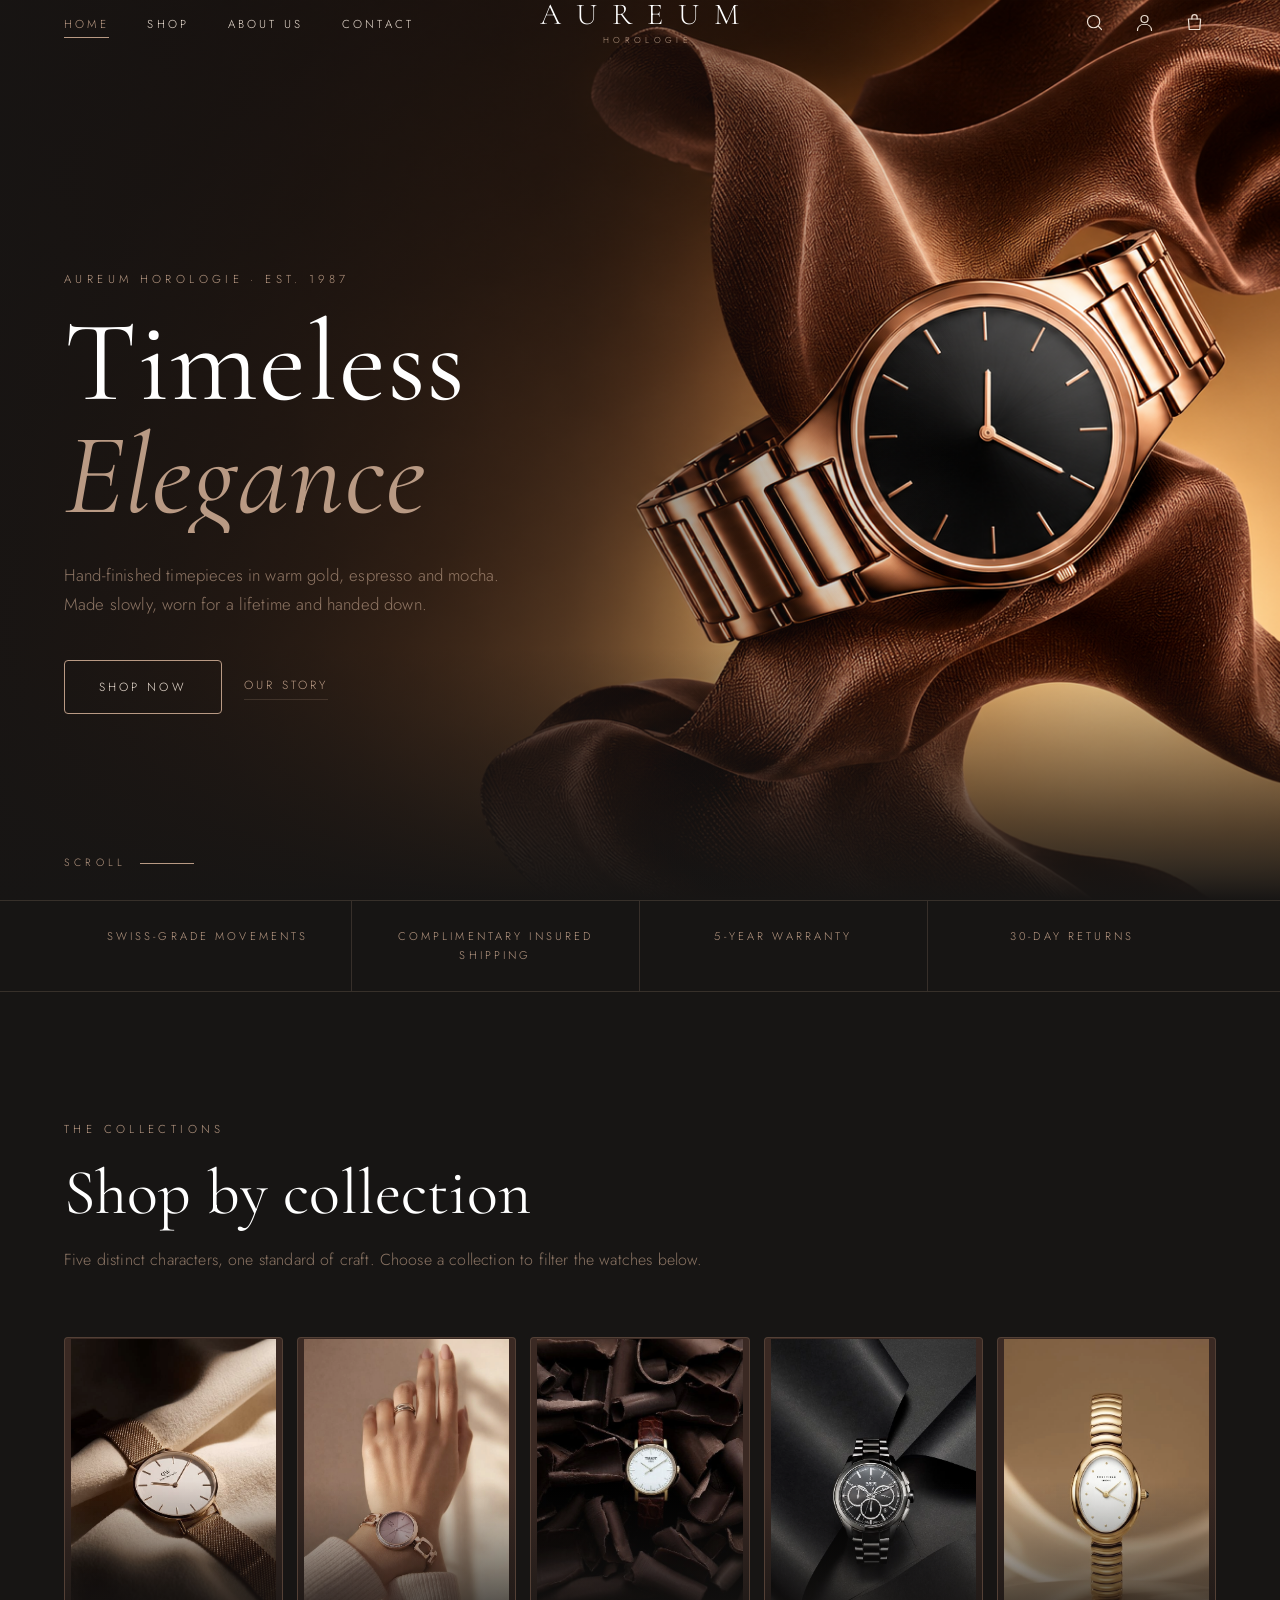
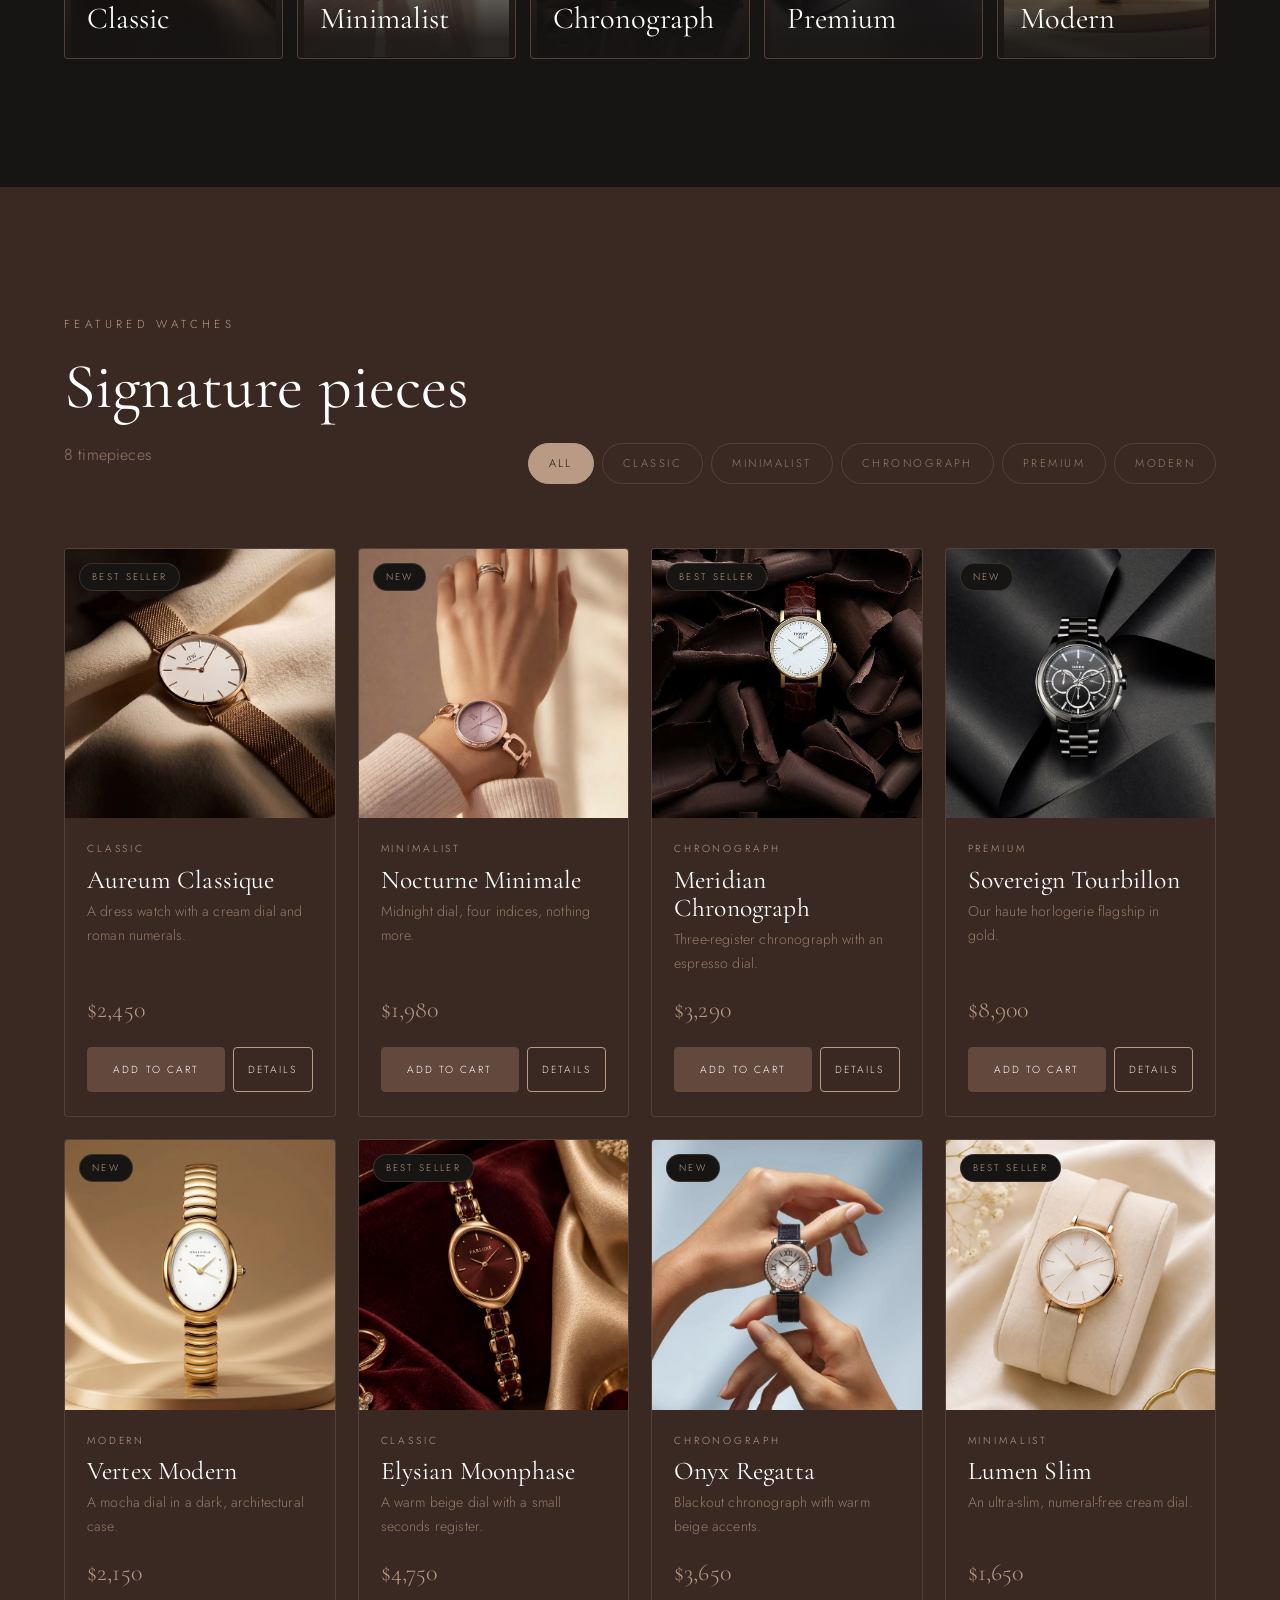
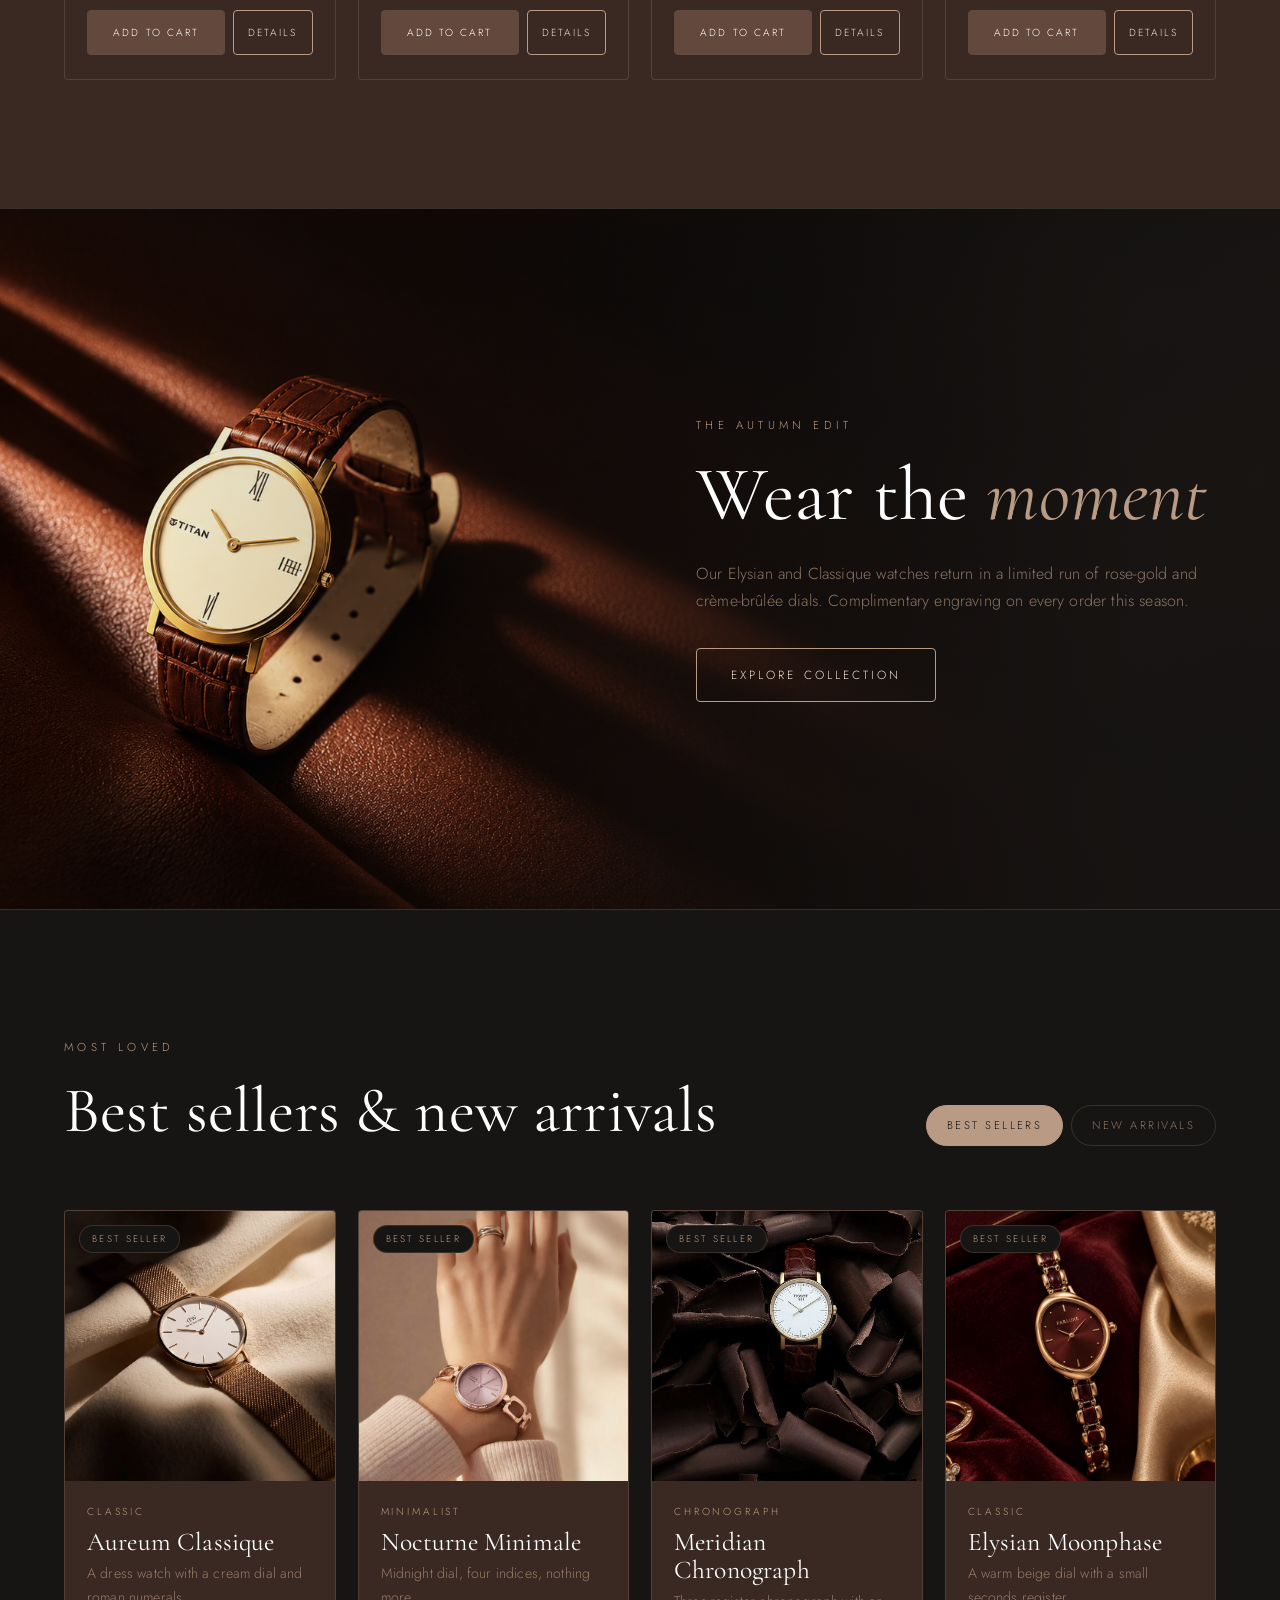
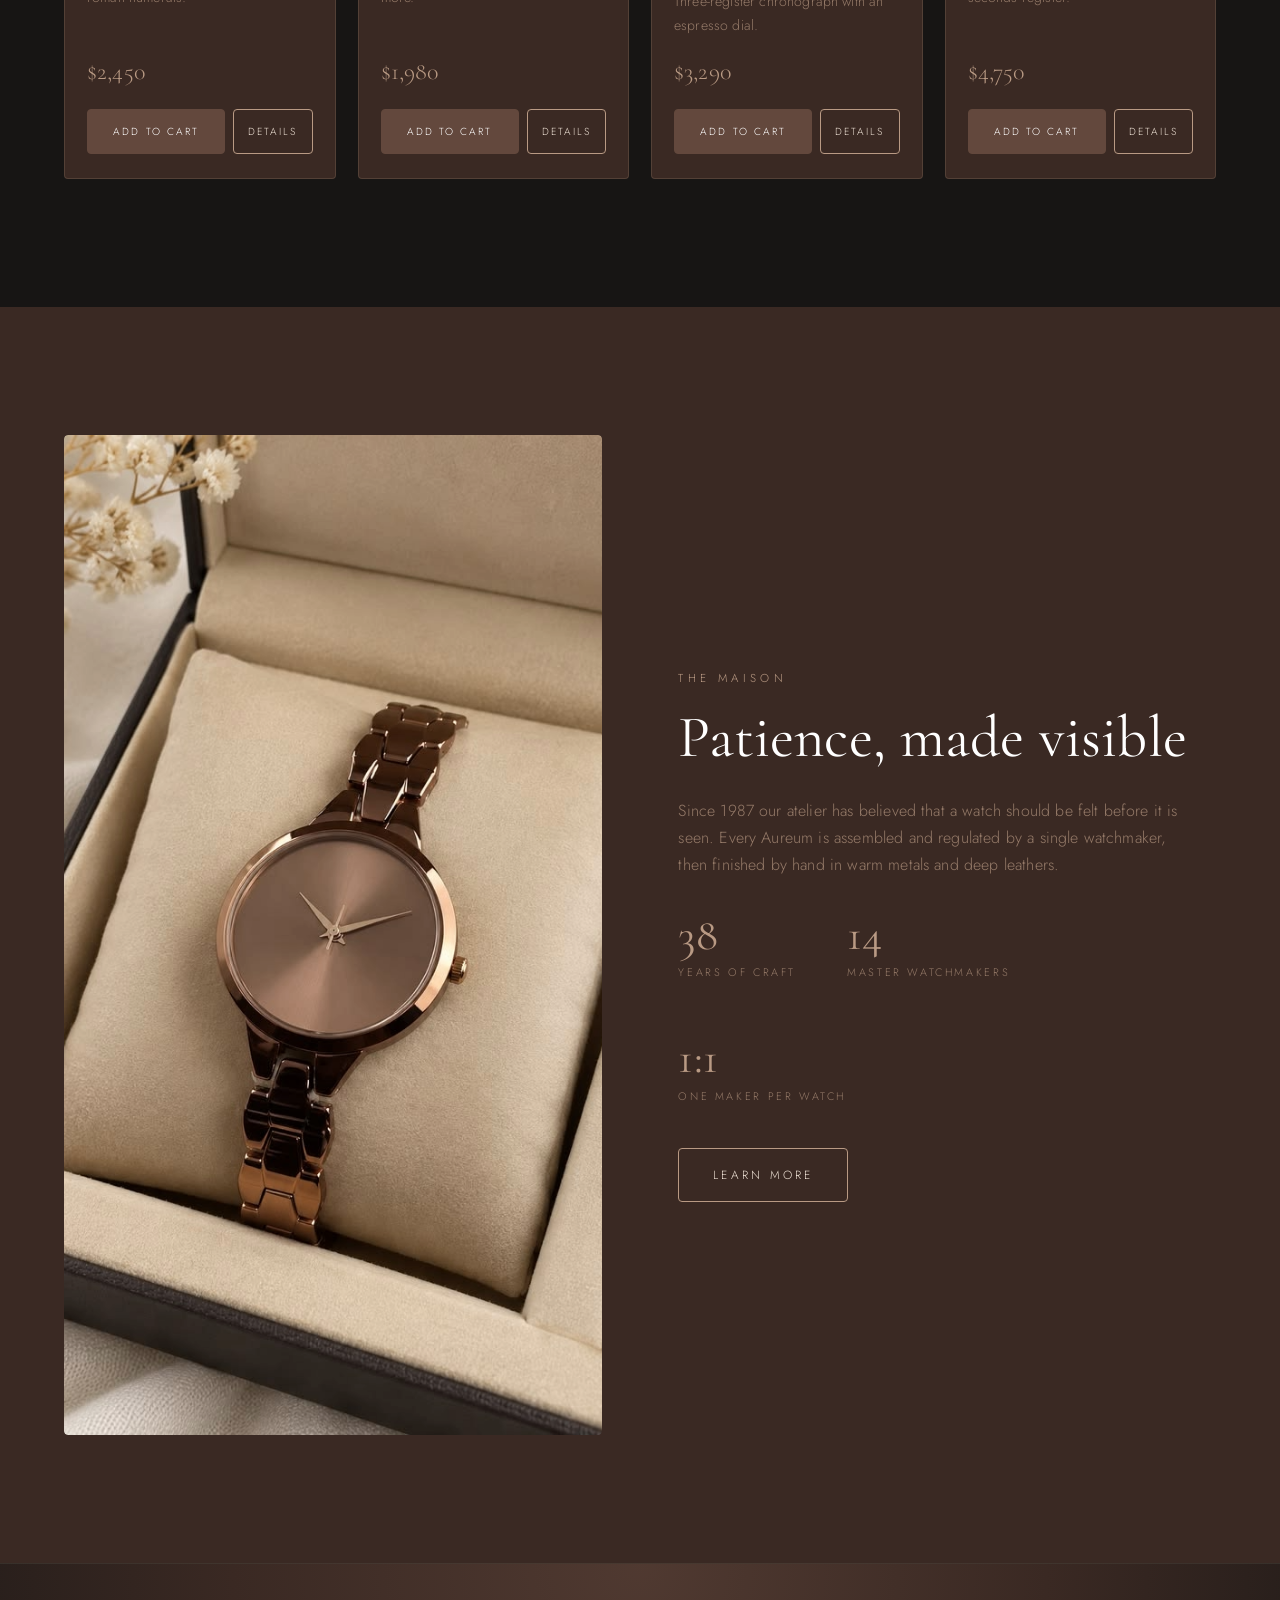
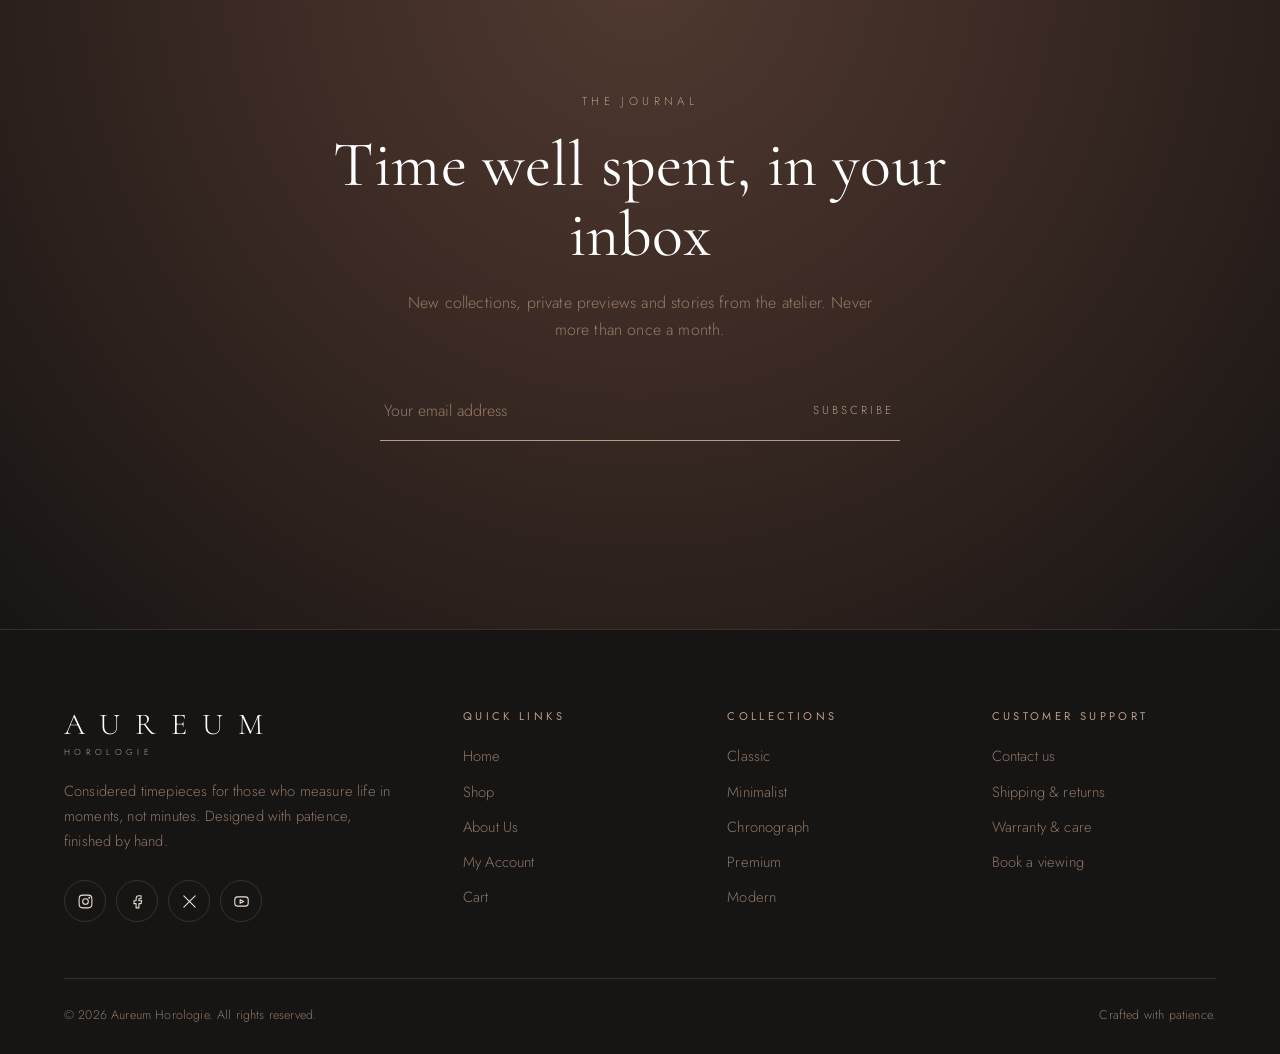
<file: index.html>
<!DOCTYPE html>
<html lang="en" class="no-js">
<head>
  <meta charset="utf-8">
  <meta name="viewport" content="width=device-width, initial-scale=1">
  <title>Aureum Horologie – Timeless Elegance</title>
  <meta name="description" content="Aureum Horologie: considered luxury watches in warm gold, espresso and mocha. Discover classic, minimalist, chronograph and premium timepieces.">
  <meta name="theme-color" content="#171514">
  <link rel="preconnect" href="https://fonts.googleapis.com">
  <link rel="preconnect" href="https://fonts.gstatic.com" crossorigin>
  <link href="https://fonts.googleapis.com/css2?family=Cormorant+Garamond:ital,wght@0,400;0,500;1,400&family=Jost:wght@300;400;500&display=swap" rel="stylesheet">
  <link rel="stylesheet" href="css/style.css">
</head>
<body>
  <a class="skip-link" href="#main">Skip to content</a>
  <header id="site-header"></header>

  <main id="main">
    <!-- Hero -->
    <section class="hero" aria-labelledby="hero-title">
      <div class="hero__bg"><img src="images/Rose-Gold Watch Draped in Silk.png" alt="" width="1600" height="900"></div>
      <div class="container">
        <div class="hero__content">
          <span class="eyebrow fade-up">Aureum Horologie · Est. 1987</span>
          <h1 id="hero-title">
            <span class="hero-line"><span>Timeless</span></span>
            <span class="hero-line"><span><em>Elegance</em></span></span>
          </h1>
          <p class="fade-up">Hand-finished timepieces in warm gold, espresso and mocha. Made slowly, worn for a lifetime and handed down.</p>
          <div class="hero__cta fade-up d2">
            <a class="btn" href="#shop">Shop Now</a>
            <a class="link-arrow" href="about.html">Our story</a>
          </div>
        </div>
      </div>
      <span class="hero__scroll" aria-hidden="true">Scroll</span>
    </section>

    <div class="strip">
      <ul class="container">
        <li>Swiss-grade movements</li>
        <li>Complimentary insured shipping</li>
        <li>5-year warranty</li>
        <li>30-day returns</li>
      </ul>
    </div>

    <!-- Collections -->
    <section class="section" id="shop" aria-labelledby="col-title">
      <div class="container">
        <div class="section-head reveal">
          <span class="eyebrow">The Collections</span>
          <h2 id="col-title">Shop by collection</h2>
          <p>Five distinct characters, one standard of craft. Choose a collection to filter the watches below.</p>
        </div>
        <div class="collections" id="collections"></div>
      </div>
    </section>

    <!-- Featured -->
    <section class="section section--alt" id="featured" aria-labelledby="feat-title">
      <div class="container">
        <div class="section-head section-head--row reveal">
          <div>
            <span class="eyebrow">Featured Watches</span>
            <h2 id="feat-title">Signature pieces</h2>
            <p id="featured-note" aria-live="polite"></p>
          </div>
          <div class="filters" id="filters" role="group" aria-label="Filter watches by collection"></div>
        </div>
        <div class="product-grid" id="featured-grid"></div>
      </div>
    </section>

    <!-- Promo -->
    <section class="promo" aria-labelledby="promo-title">
      <div class="promo__bg"><img src="images/Cinematic Gold Watch on Leather.png" alt="" loading="lazy" width="1600" height="800"></div>
      <div class="container">
        <div class="promo__content reveal">
          <span class="eyebrow">The Autumn Edit</span>
          <h2 id="promo-title">Wear the <em>moment</em></h2>
          <p>Our Elysian and Classique watches return in a limited run of rose-gold and crème-brûlée dials. Complimentary engraving on every order this season.</p>
          <a class="btn" href="index.html?collection=classic#shop">Explore Collection</a>
        </div>
      </div>
    </section>

    <!-- Best sellers / New arrivals -->
    <section class="section" aria-labelledby="bs-title">
      <div class="container">
        <div class="section-head section-head--row reveal">
          <div>
            <span class="eyebrow">Most Loved</span>
            <h2 id="bs-title">Best sellers &amp; new arrivals</h2>
          </div>
          <div class="filters" id="bs-tabs" role="group" aria-label="Show best sellers or new arrivals">
            <button class="chip" type="button" data-bs="best" aria-pressed="true">Best Sellers</button>
            <button class="chip" type="button" data-bs="new" aria-pressed="false">New Arrivals</button>
          </div>
        </div>
        <div class="product-grid" id="bestsellers-grid"></div>
      </div>
    </section>

    <!-- About -->
    <section class="section section--alt" aria-labelledby="about-title">
      <div class="container split">
        <div class="split__media reveal">
          <div class="frame"><img src="images/image (17).png" alt="A Nocturne watch on a dark surface" loading="lazy" width="800" height="1000"></div>
        </div>
        <div class="split__text reveal">
          <span class="eyebrow">The Maison</span>
          <h2 id="about-title">Patience, made visible</h2>
          <p>Since 1987 our atelier has believed that a watch should be felt before it is seen. Every Aureum is assembled and regulated by a single watchmaker, then finished by hand in warm metals and deep leathers.</p>
          <div class="stats">
            <div><strong>38</strong><span>Years of craft</span></div>
            <div><strong>14</strong><span>Master watchmakers</span></div>
            <div><strong>1:1</strong><span>One maker per watch</span></div>
          </div>
          <a class="btn" href="about.html">Learn More</a>
        </div>
      </div>
    </section>

    <!-- Newsletter -->
    <section class="section newsletter" id="newsletter" aria-labelledby="news-title">
      <div class="container reveal">
        <span class="eyebrow">The Journal</span>
        <h2 id="news-title">Time well spent, in your inbox</h2>
        <p>New collections, private previews and stories from the atelier. Never more than once a month.</p>
        <form class="newsletter__form" id="newsletter-form" novalidate>
          <label class="visually-hidden" for="news-email">Email address</label>
          <input id="news-email" type="email" placeholder="Your email address" autocomplete="email" aria-describedby="newsletter-msg">
          <button type="submit">Subscribe</button>
        </form>
        <p class="form-msg" id="newsletter-msg" role="status"></p>
      </div>
    </section>
  </main>

  <footer id="site-footer"></footer>

  <script src="js/products.js"></script>
  <script src="js/cart.js"></script>
  <script src="js/smudge.js"></script>
  <script src="js/main.js"></script>
</body>
</html>
</file>
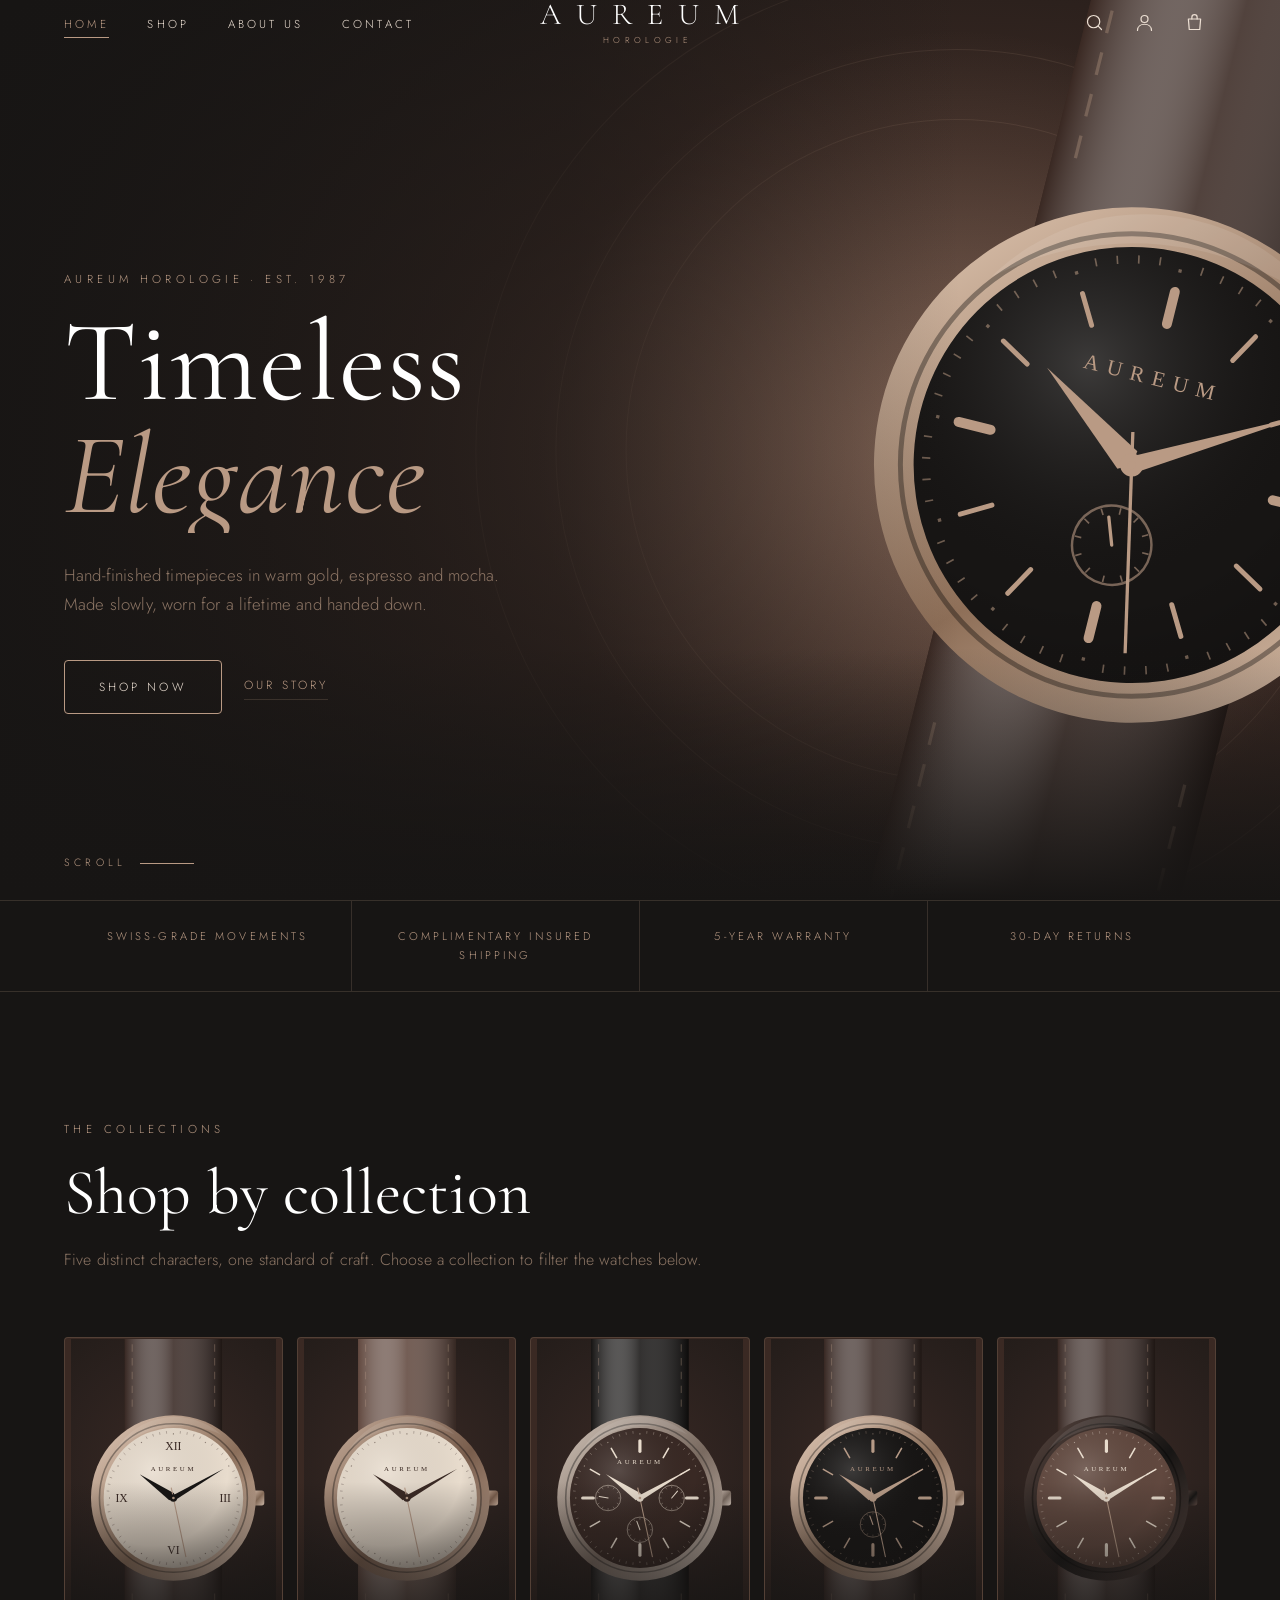
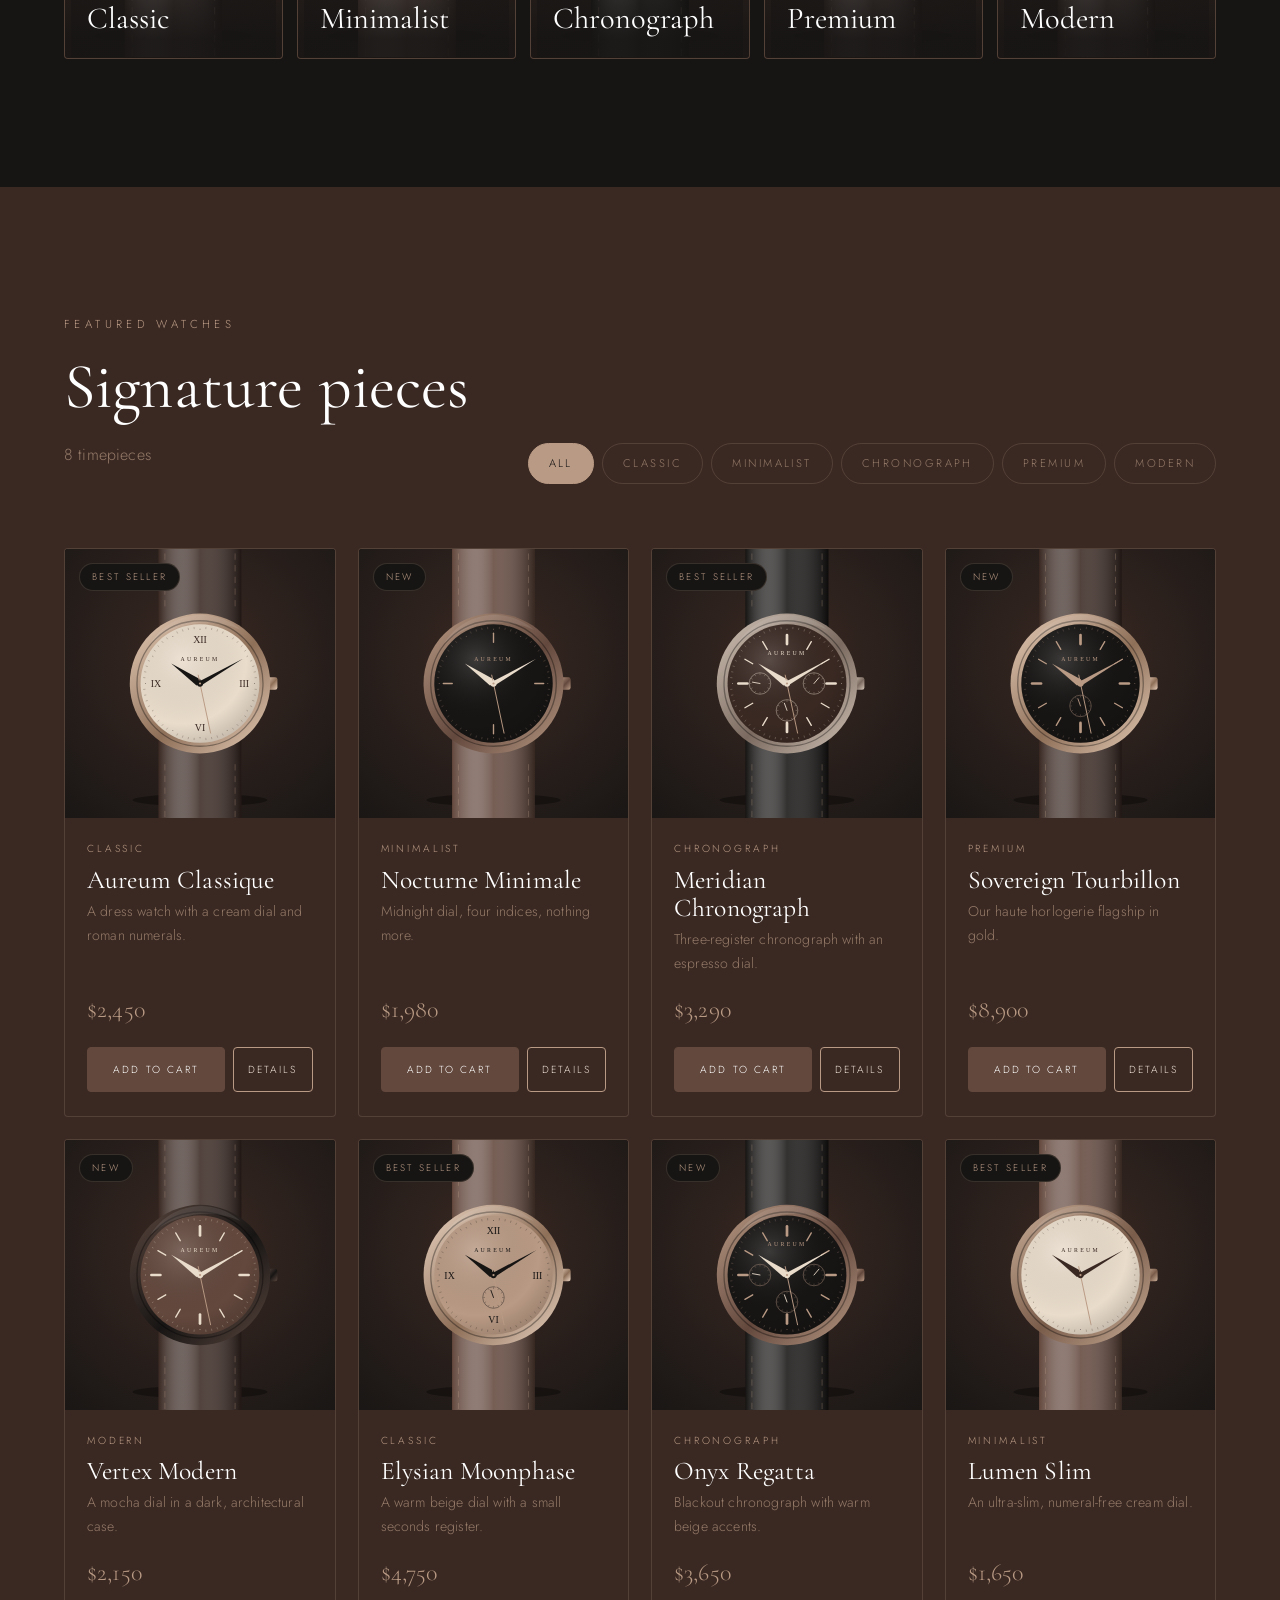
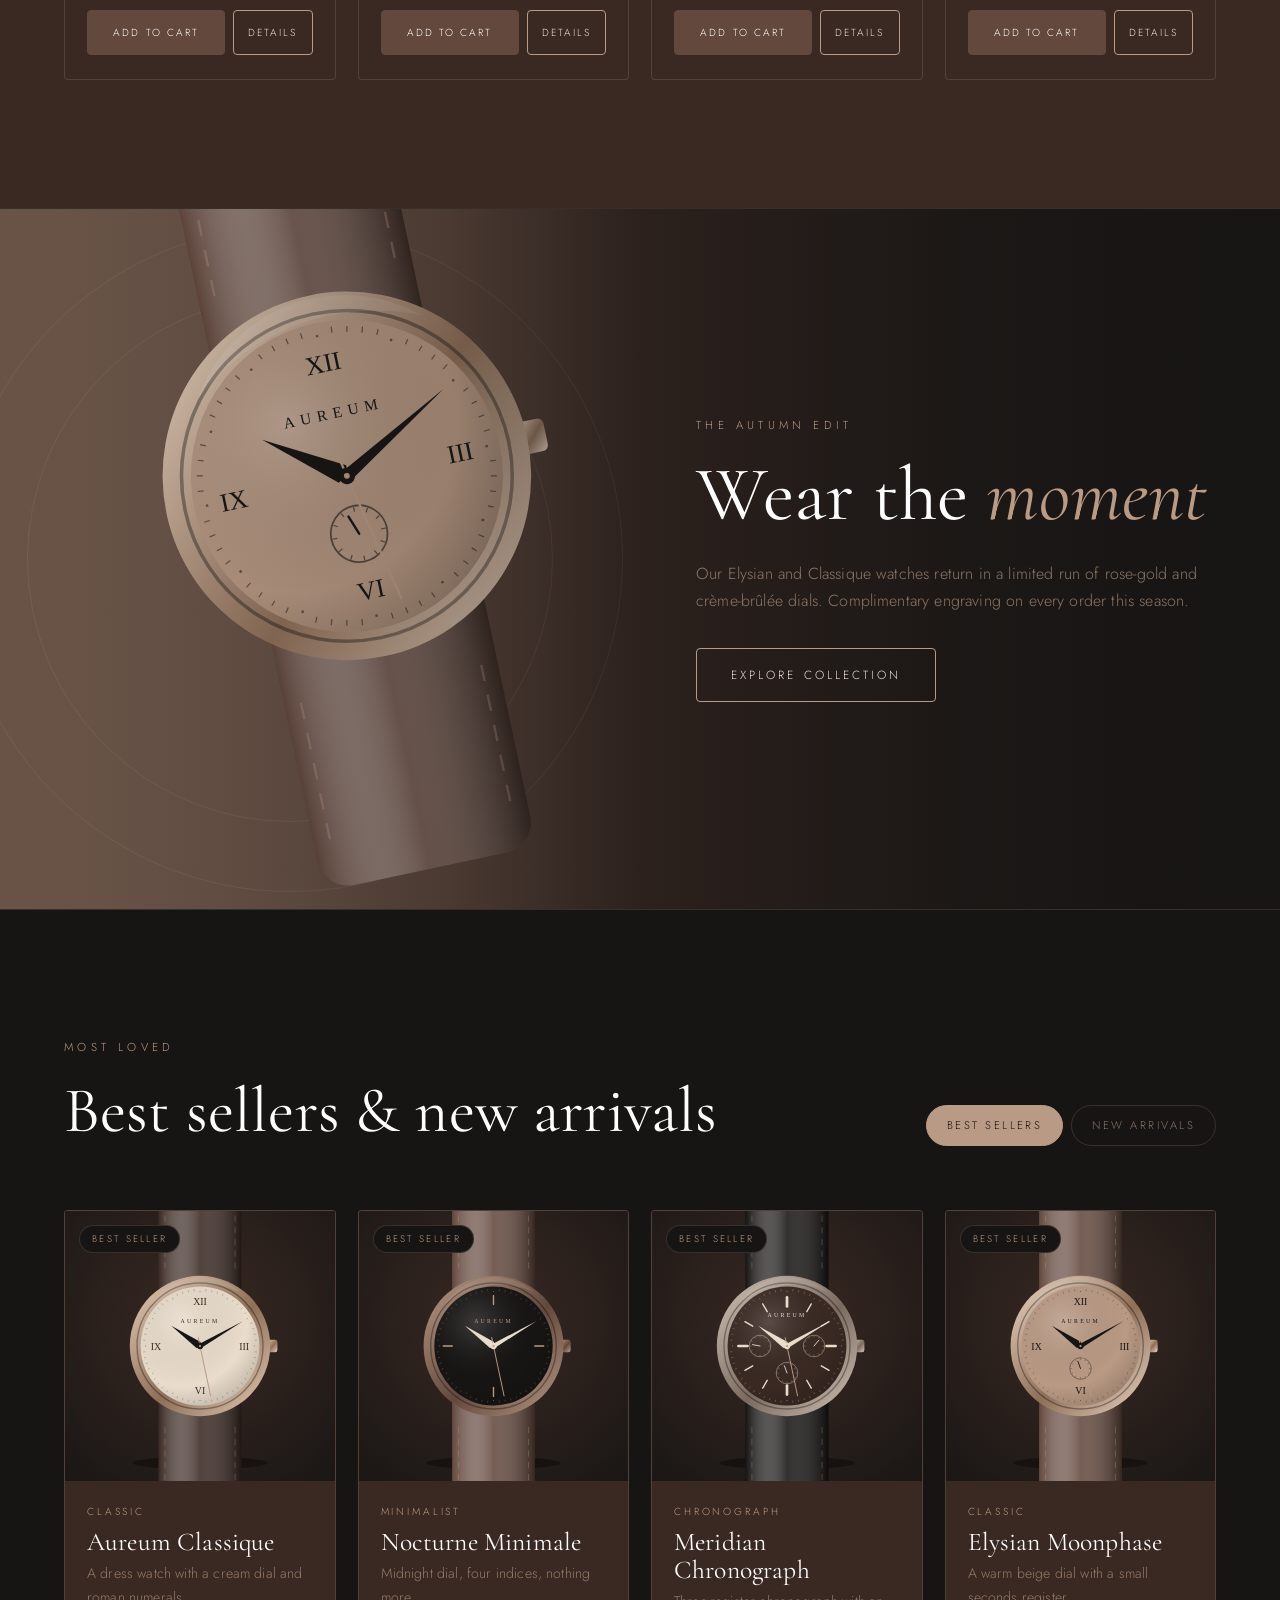
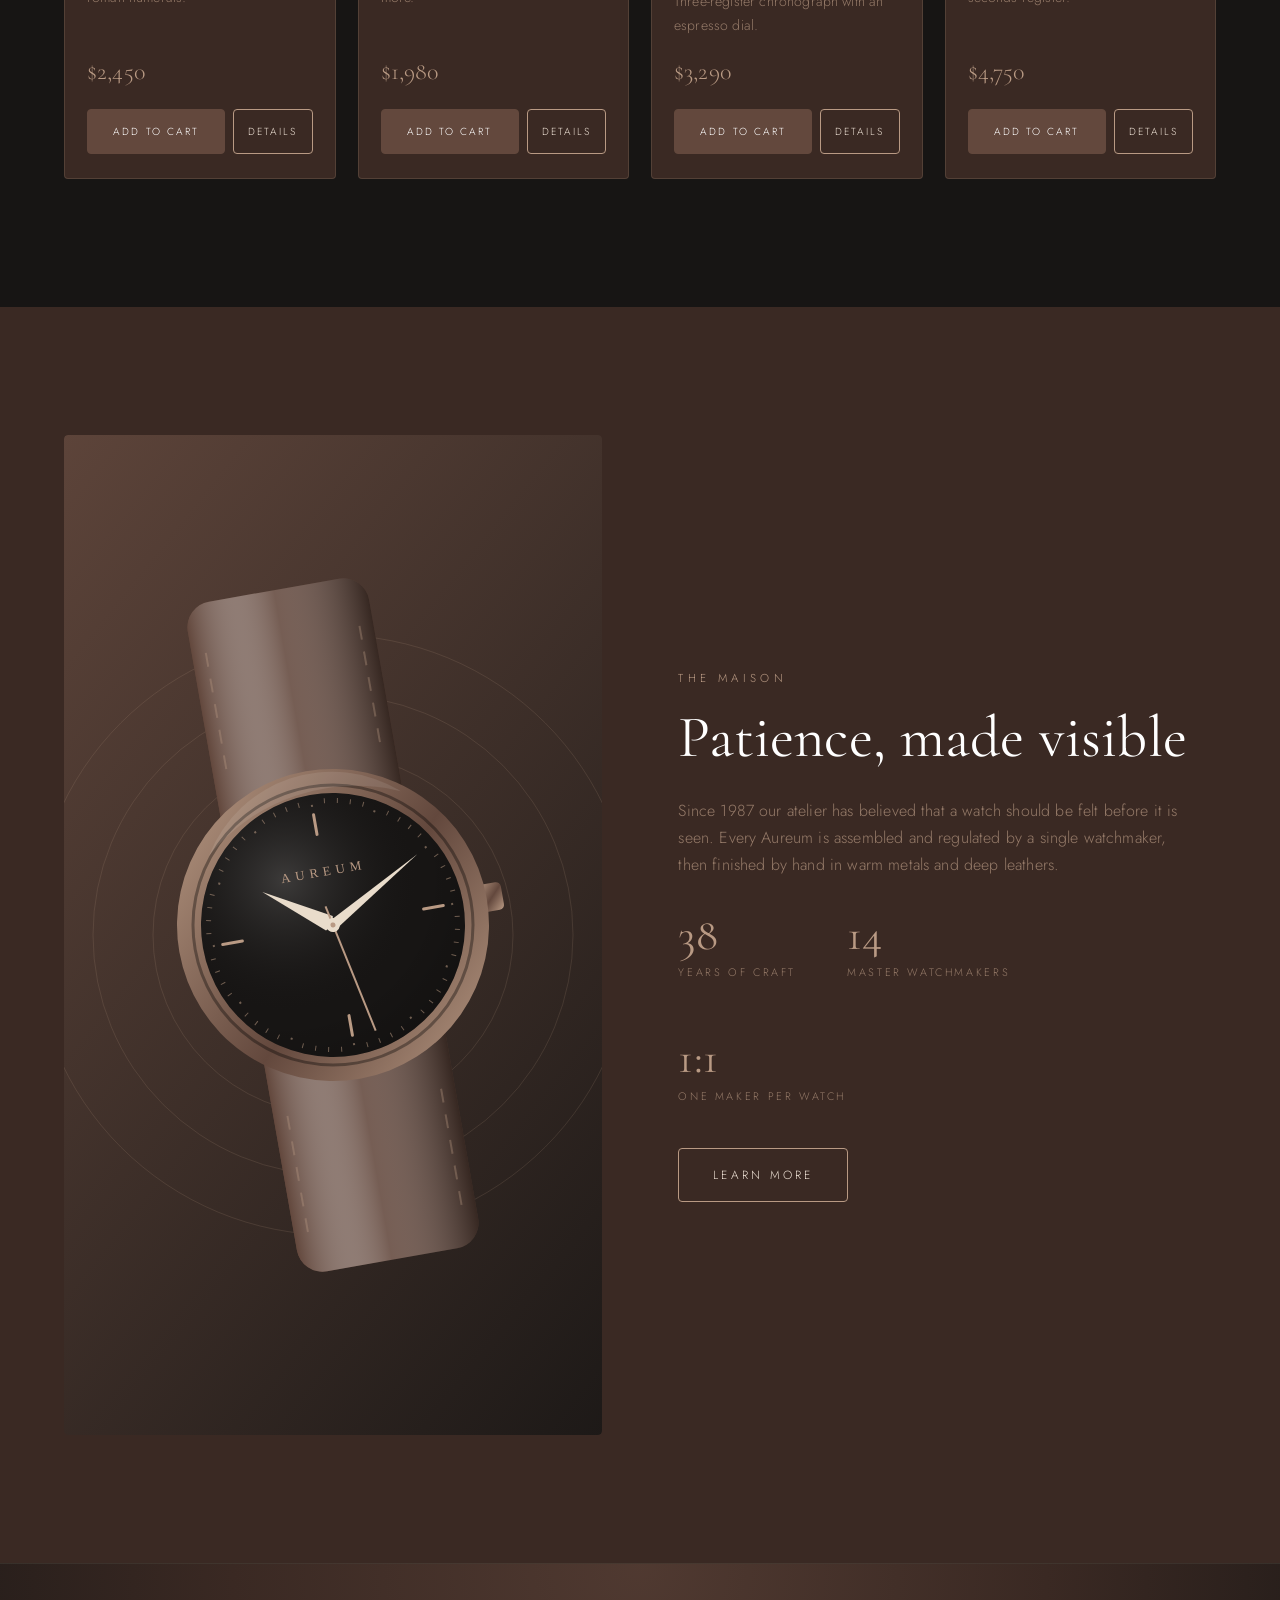
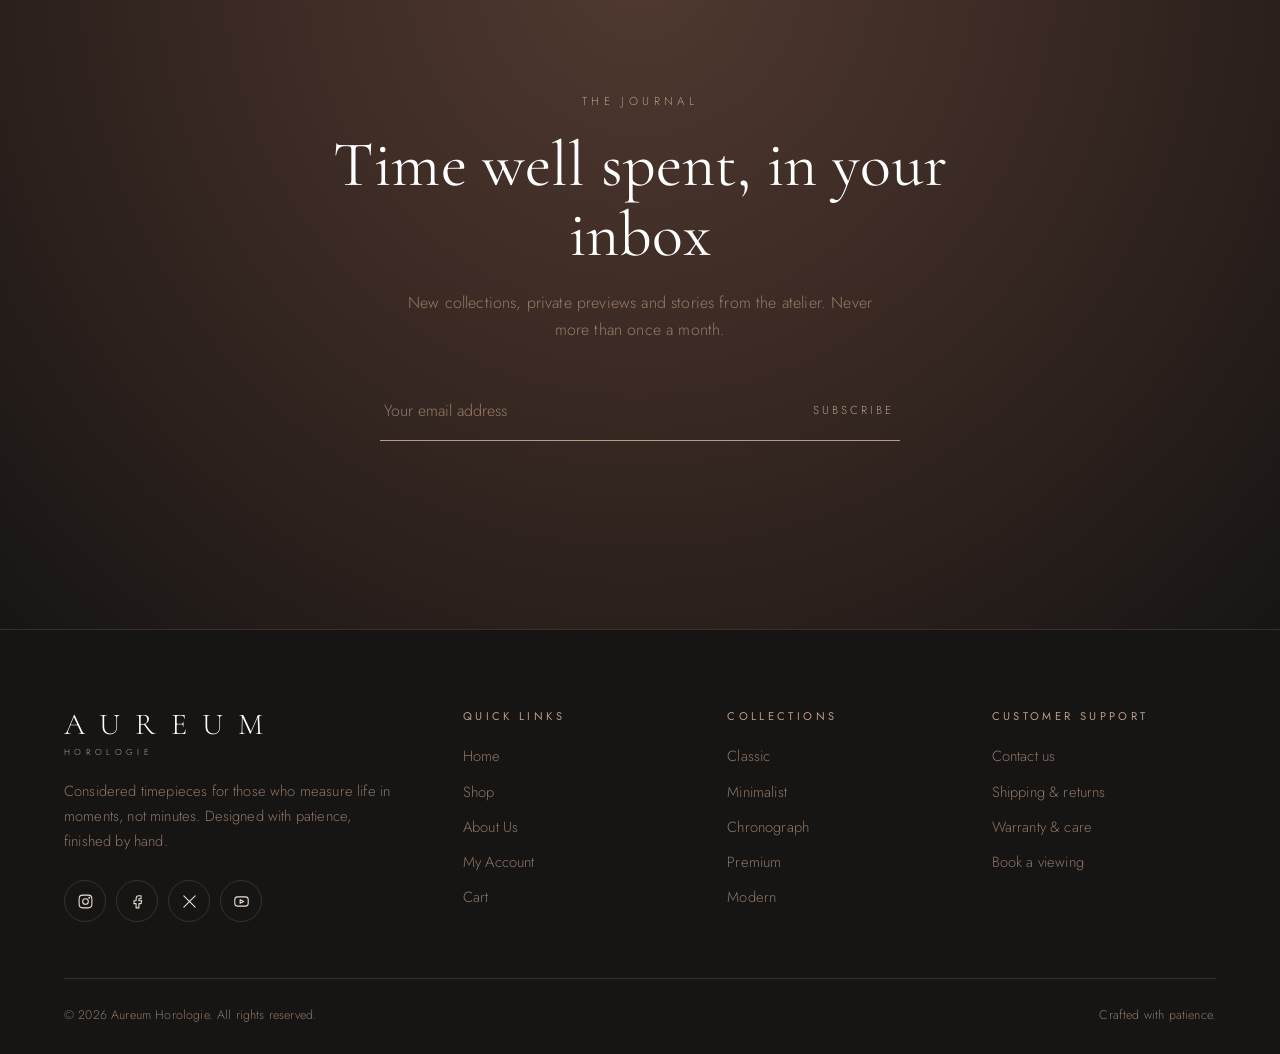
<file: images/aureum-watch-store/aureum-watch-store/index.html>
<!DOCTYPE html>
<html lang="en" class="no-js">
<head>
  <meta charset="utf-8">
  <meta name="viewport" content="width=device-width, initial-scale=1">
  <title>Aureum Horologie – Timeless Elegance</title>
  <meta name="description" content="Aureum Horologie: considered luxury watches in warm gold, espresso and mocha. Discover classic, minimalist, chronograph and premium timepieces.">
  <meta name="theme-color" content="#171514">
  <link rel="preconnect" href="https://fonts.googleapis.com">
  <link rel="preconnect" href="https://fonts.gstatic.com" crossorigin>
  <link href="https://fonts.googleapis.com/css2?family=Cormorant+Garamond:ital,wght@0,400;0,500;1,400&family=Jost:wght@300;400;500&display=swap" rel="stylesheet">
  <link rel="stylesheet" href="css/style.css">
</head>
<body>
  <a class="skip-link" href="#main">Skip to content</a>
  <header id="site-header"></header>

  <main id="main">
    <!-- Hero -->
    <section class="hero" aria-labelledby="hero-title">
      <div class="hero__bg"><img src="images/hero-watch.svg" alt="" width="1600" height="900"></div>
      <div class="container">
        <div class="hero__content">
          <span class="eyebrow fade-up">Aureum Horologie · Est. 1987</span>
          <h1 id="hero-title">
            <span class="hero-line"><span>Timeless</span></span>
            <span class="hero-line"><span><em>Elegance</em></span></span>
          </h1>
          <p class="fade-up">Hand-finished timepieces in warm gold, espresso and mocha. Made slowly, worn for a lifetime and handed down.</p>
          <div class="hero__cta fade-up d2">
            <a class="btn" href="#shop">Shop Now</a>
            <a class="link-arrow" href="about.html">Our story</a>
          </div>
        </div>
      </div>
      <span class="hero__scroll" aria-hidden="true">Scroll</span>
    </section>

    <div class="strip">
      <ul class="container">
        <li>Swiss-grade movements</li>
        <li>Complimentary insured shipping</li>
        <li>5-year warranty</li>
        <li>30-day returns</li>
      </ul>
    </div>

    <!-- Collections -->
    <section class="section" id="shop" aria-labelledby="col-title">
      <div class="container">
        <div class="section-head reveal">
          <span class="eyebrow">The Collections</span>
          <h2 id="col-title">Shop by collection</h2>
          <p>Five distinct characters, one standard of craft. Choose a collection to filter the watches below.</p>
        </div>
        <div class="collections" id="collections"></div>
      </div>
    </section>

    <!-- Featured -->
    <section class="section section--alt" id="featured" aria-labelledby="feat-title">
      <div class="container">
        <div class="section-head section-head--row reveal">
          <div>
            <span class="eyebrow">Featured Watches</span>
            <h2 id="feat-title">Signature pieces</h2>
            <p id="featured-note" aria-live="polite"></p>
          </div>
          <div class="filters" id="filters" role="group" aria-label="Filter watches by collection"></div>
        </div>
        <div class="product-grid" id="featured-grid"></div>
      </div>
    </section>

    <!-- Promo -->
    <section class="promo" aria-labelledby="promo-title">
      <div class="promo__bg"><img src="images/banner-watch.svg" alt="" loading="lazy" width="1600" height="800"></div>
      <div class="container">
        <div class="promo__content reveal">
          <span class="eyebrow">The Autumn Edit</span>
          <h2 id="promo-title">Wear the <em>moment</em></h2>
          <p>Our Elysian and Classique watches return in a limited run of rose-gold and crème-brûlée dials. Complimentary engraving on every order this season.</p>
          <a class="btn" href="index.html?collection=classic#shop">Explore Collection</a>
        </div>
      </div>
    </section>

    <!-- Best sellers / New arrivals -->
    <section class="section" aria-labelledby="bs-title">
      <div class="container">
        <div class="section-head section-head--row reveal">
          <div>
            <span class="eyebrow">Most Loved</span>
            <h2 id="bs-title">Best sellers &amp; new arrivals</h2>
          </div>
          <div class="filters" id="bs-tabs" role="group" aria-label="Show best sellers or new arrivals">
            <button class="chip" type="button" data-bs="best" aria-pressed="true">Best Sellers</button>
            <button class="chip" type="button" data-bs="new" aria-pressed="false">New Arrivals</button>
          </div>
        </div>
        <div class="product-grid" id="bestsellers-grid"></div>
      </div>
    </section>

    <!-- About -->
    <section class="section section--alt" aria-labelledby="about-title">
      <div class="container split">
        <div class="split__media reveal">
          <div class="frame"><img src="images/about-1.svg" alt="A Nocturne watch on a dark surface" loading="lazy" width="800" height="1000"></div>
        </div>
        <div class="split__text reveal">
          <span class="eyebrow">The Maison</span>
          <h2 id="about-title">Patience, made visible</h2>
          <p>Since 1987 our atelier has believed that a watch should be felt before it is seen. Every Aureum is assembled and regulated by a single watchmaker, then finished by hand in warm metals and deep leathers.</p>
          <div class="stats">
            <div><strong>38</strong><span>Years of craft</span></div>
            <div><strong>14</strong><span>Master watchmakers</span></div>
            <div><strong>1:1</strong><span>One maker per watch</span></div>
          </div>
          <a class="btn" href="about.html">Learn More</a>
        </div>
      </div>
    </section>

    <!-- Newsletter -->
    <section class="section newsletter" id="newsletter" aria-labelledby="news-title">
      <div class="container reveal">
        <span class="eyebrow">The Journal</span>
        <h2 id="news-title">Time well spent, in your inbox</h2>
        <p>New collections, private previews and stories from the atelier. Never more than once a month.</p>
        <form class="newsletter__form" id="newsletter-form" novalidate>
          <label class="visually-hidden" for="news-email">Email address</label>
          <input id="news-email" type="email" placeholder="Your email address" autocomplete="email" aria-describedby="newsletter-msg">
          <button type="submit">Subscribe</button>
        </form>
        <p class="form-msg" id="newsletter-msg" role="status"></p>
      </div>
    </section>
  </main>

  <footer id="site-footer"></footer>

  <script src="js/products.js"></script>
  <script src="js/cart.js"></script>
  <script src="js/smudge.js"></script>
  <script src="js/main.js"></script>
</body>
</html>
</file>
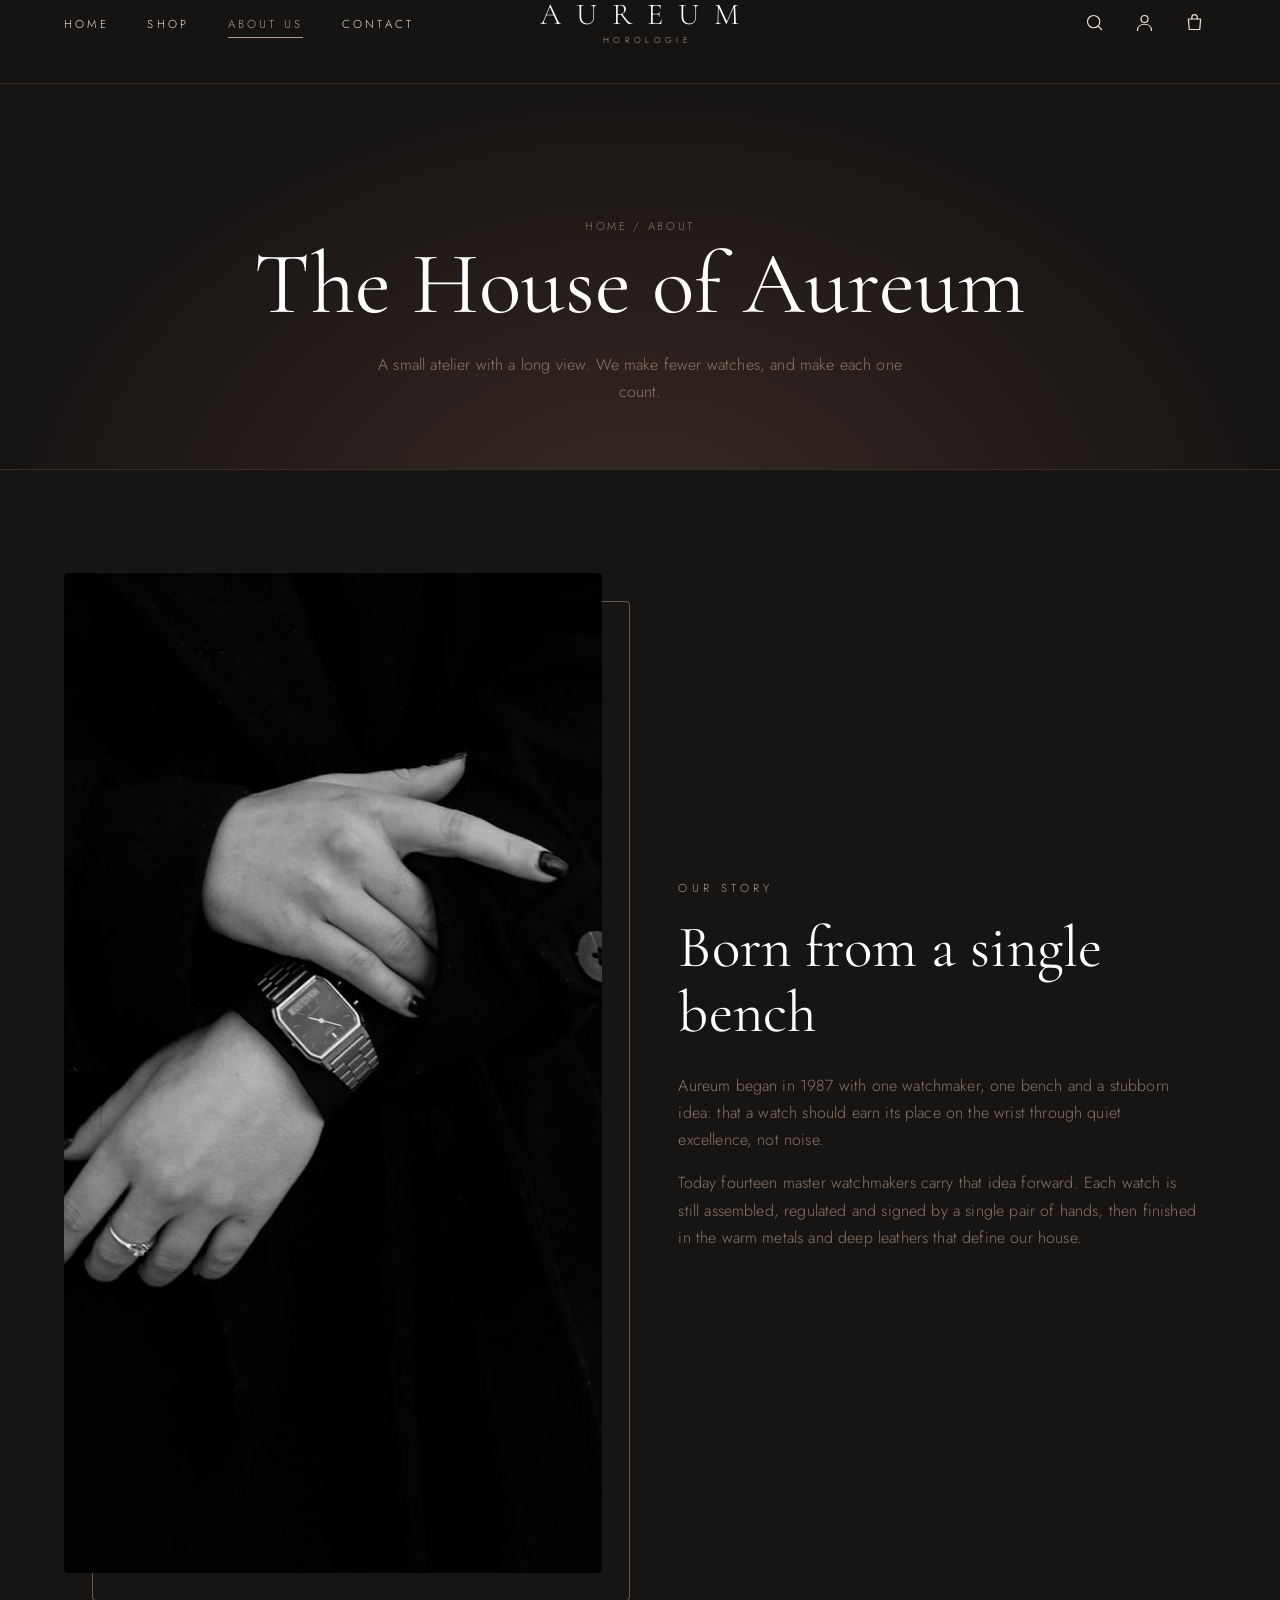
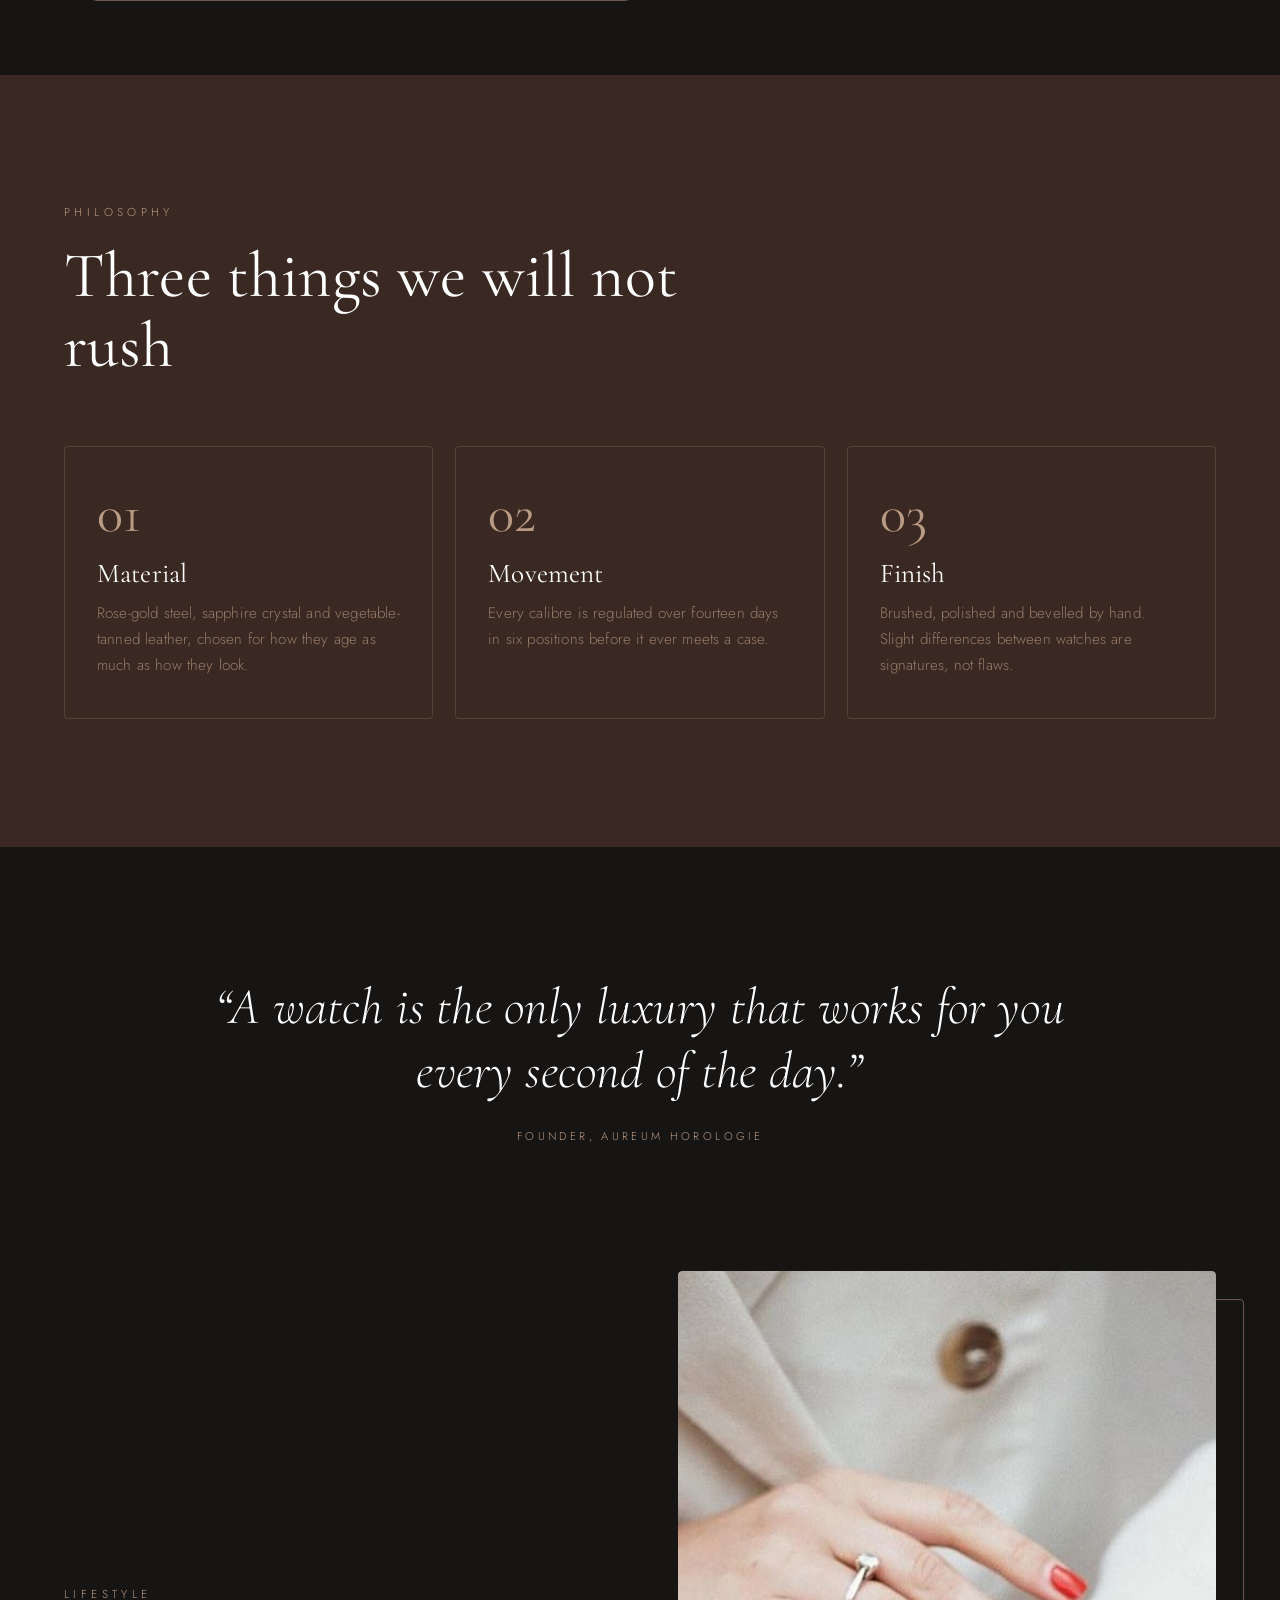
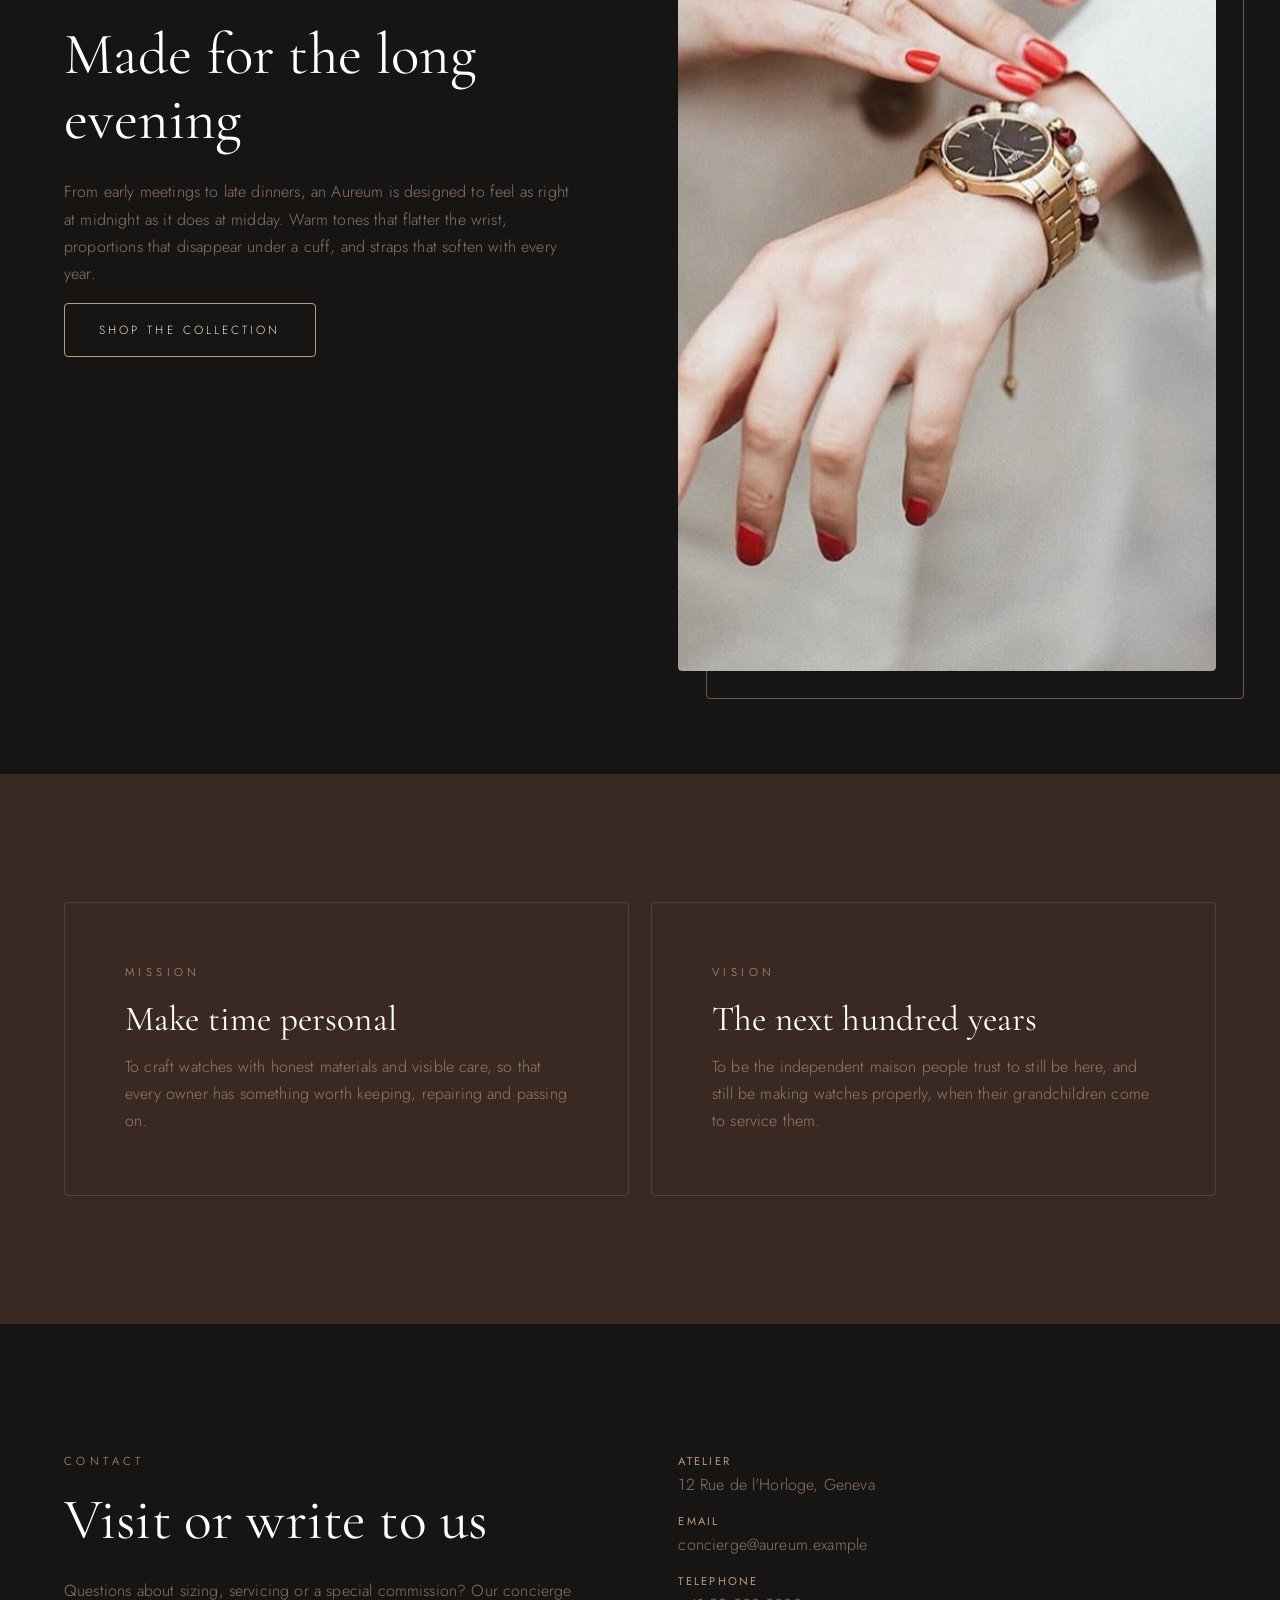
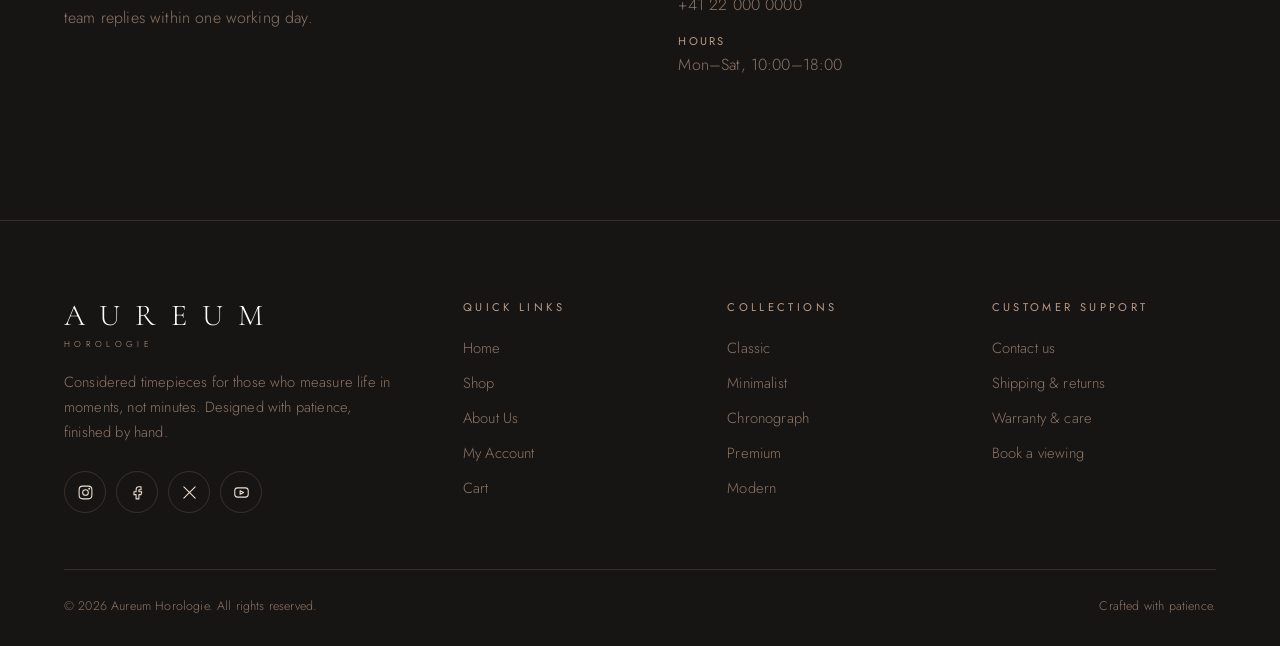
<file: about.html>
<!DOCTYPE html>
<html lang="en" class="no-js">
<head>
  <meta charset="utf-8">
  <meta name="viewport" content="width=device-width, initial-scale=1">
  <title>About Us – Aureum Horologie</title>
  <meta name="description" content="The story, philosophy and craft behind Aureum Horologie.">
  <meta name="theme-color" content="#171514">
  <link rel="preconnect" href="https://fonts.googleapis.com">
  <link rel="preconnect" href="https://fonts.gstatic.com" crossorigin>
  <link href="https://fonts.googleapis.com/css2?family=Cormorant+Garamond:ital,wght@0,400;0,500;1,400&family=Jost:wght@300;400;500&display=swap" rel="stylesheet">
  <link rel="stylesheet" href="css/style.css">
</head>
<body class="inner">
  <a class="skip-link" href="#main">Skip to content</a>
  <header id="site-header"></header>

  <main id="main">
    <section class="page-hero">
      <div class="container">
        <p class="breadcrumb"><a href="index.html">Home</a> / About</p>
        <h1>The House of Aureum</h1>
        <p>A small atelier with a long view. We make fewer watches, and make each one count.</p>
      </div>
    </section>

    <section class="editorial" aria-labelledby="intro-title">
      <div class="container split">
        <div class="split__media reveal">
          <div class="frame"><img src="images/image (44).png" alt="The Classique watch in warm light" loading="lazy" width="800" height="1000"></div>
        </div>
        <div class="split__text reveal">
          <span class="eyebrow">Our Story</span>
          <h2 id="intro-title">Born from a single bench</h2>
          <p>Aureum began in 1987 with one watchmaker, one bench and a stubborn idea: that a watch should earn its place on the wrist through quiet excellence, not noise.</p>
          <p>Today fourteen master watchmakers carry that idea forward. Each watch is still assembled, regulated and signed by a single pair of hands, then finished in the warm metals and deep leathers that define our house.</p>
        </div>
      </div>
    </section>

    <section class="section section--alt" aria-labelledby="phil-title">
      <div class="container">
        <div class="section-head reveal">
          <span class="eyebrow">Philosophy</span>
          <h2 id="phil-title">Three things we will not rush</h2>
        </div>
        <div class="pillars">
          <article class="pillar reveal"><b>01</b><h3>Material</h3><p>Rose-gold steel, sapphire crystal and vegetable-tanned leather, chosen for how they age as much as how they look.</p></article>
          <article class="pillar reveal" style="--d:.1s"><b>02</b><h3>Movement</h3><p>Every calibre is regulated over fourteen days in six positions before it ever meets a case.</p></article>
          <article class="pillar reveal" style="--d:.2s"><b>03</b><h3>Finish</h3><p>Brushed, polished and bevelled by hand. Slight differences between watches are signatures, not flaws.</p></article>
        </div>
      </div>
    </section>

    <section class="section" aria-label="Brand quote">
      <div class="container reveal">
        <blockquote class="quote">&ldquo;A watch is the only luxury that works for you every second of the day.&rdquo;<cite>Founder, Aureum Horologie</cite></blockquote>
      </div>
    </section>

    <section class="editorial" style="padding-top:0" aria-labelledby="life-title">
      <div class="container split split--reverse">
        <div class="split__media reveal">
          <div class="frame"><img src="images/image (45).png" alt="A watch worn in everyday life" loading="lazy" width="800" height="1000"></div>
        </div>
        <div class="split__text reveal">
          <span class="eyebrow">Lifestyle</span>
          <h2 id="life-title">Made for the long evening</h2>
          <p>From early meetings to late dinners, an Aureum is designed to feel as right at midnight as it does at midday. Warm tones that flatter the wrist, proportions that disappear under a cuff, and straps that soften with every year.</p>
          <a class="btn" href="index.html#shop">Shop the collection</a>
        </div>
      </div>
    </section>

    <section class="section section--alt" aria-labelledby="mv-title">
      <div class="container">
        <h2 class="visually-hidden" id="mv-title">Mission and vision</h2>
        <div class="mv">
          <article class="reveal"><span class="eyebrow">Mission</span><h3>Make time personal</h3><p>To craft watches with honest materials and visible care, so that every owner has something worth keeping, repairing and passing on.</p></article>
          <article class="reveal" style="--d:.12s"><span class="eyebrow">Vision</span><h3>The next hundred years</h3><p>To be the independent maison people trust to still be here, and still be making watches properly, when their grandchildren come to service them.</p></article>
        </div>
      </div>
    </section>

    <section class="section" id="contact" aria-labelledby="contact-title">
      <div class="container contact-box">
        <div class="reveal">
          <span class="eyebrow">Contact</span>
          <h2 id="contact-title" style="font-size:clamp(2.2rem,4.6vw,3.6rem);margin-bottom:24px">Visit or write to us</h2>
          <p style="color:var(--creme-soft)">Questions about sizing, servicing or a special commission? Our concierge team replies within one working day.</p>
        </div>
        <ul class="reveal" style="--d:.1s">
          <li><strong>Atelier</strong>12 Rue de l'Horloge, Geneva</li>
          <li><strong>Email</strong>concierge@aureum.example</li>
          <li><strong>Telephone</strong>+41 22 000 0000</li>
          <li><strong>Hours</strong>Mon–Sat, 10:00–18:00</li>
        </ul>
      </div>
    </section>
  </main>

  <footer id="site-footer"></footer>

  <script src="js/products.js"></script>
  <script src="js/cart.js"></script>
  <script src="js/smudge.js"></script>
  <script src="js/main.js"></script>
</body>
</html>
</file>
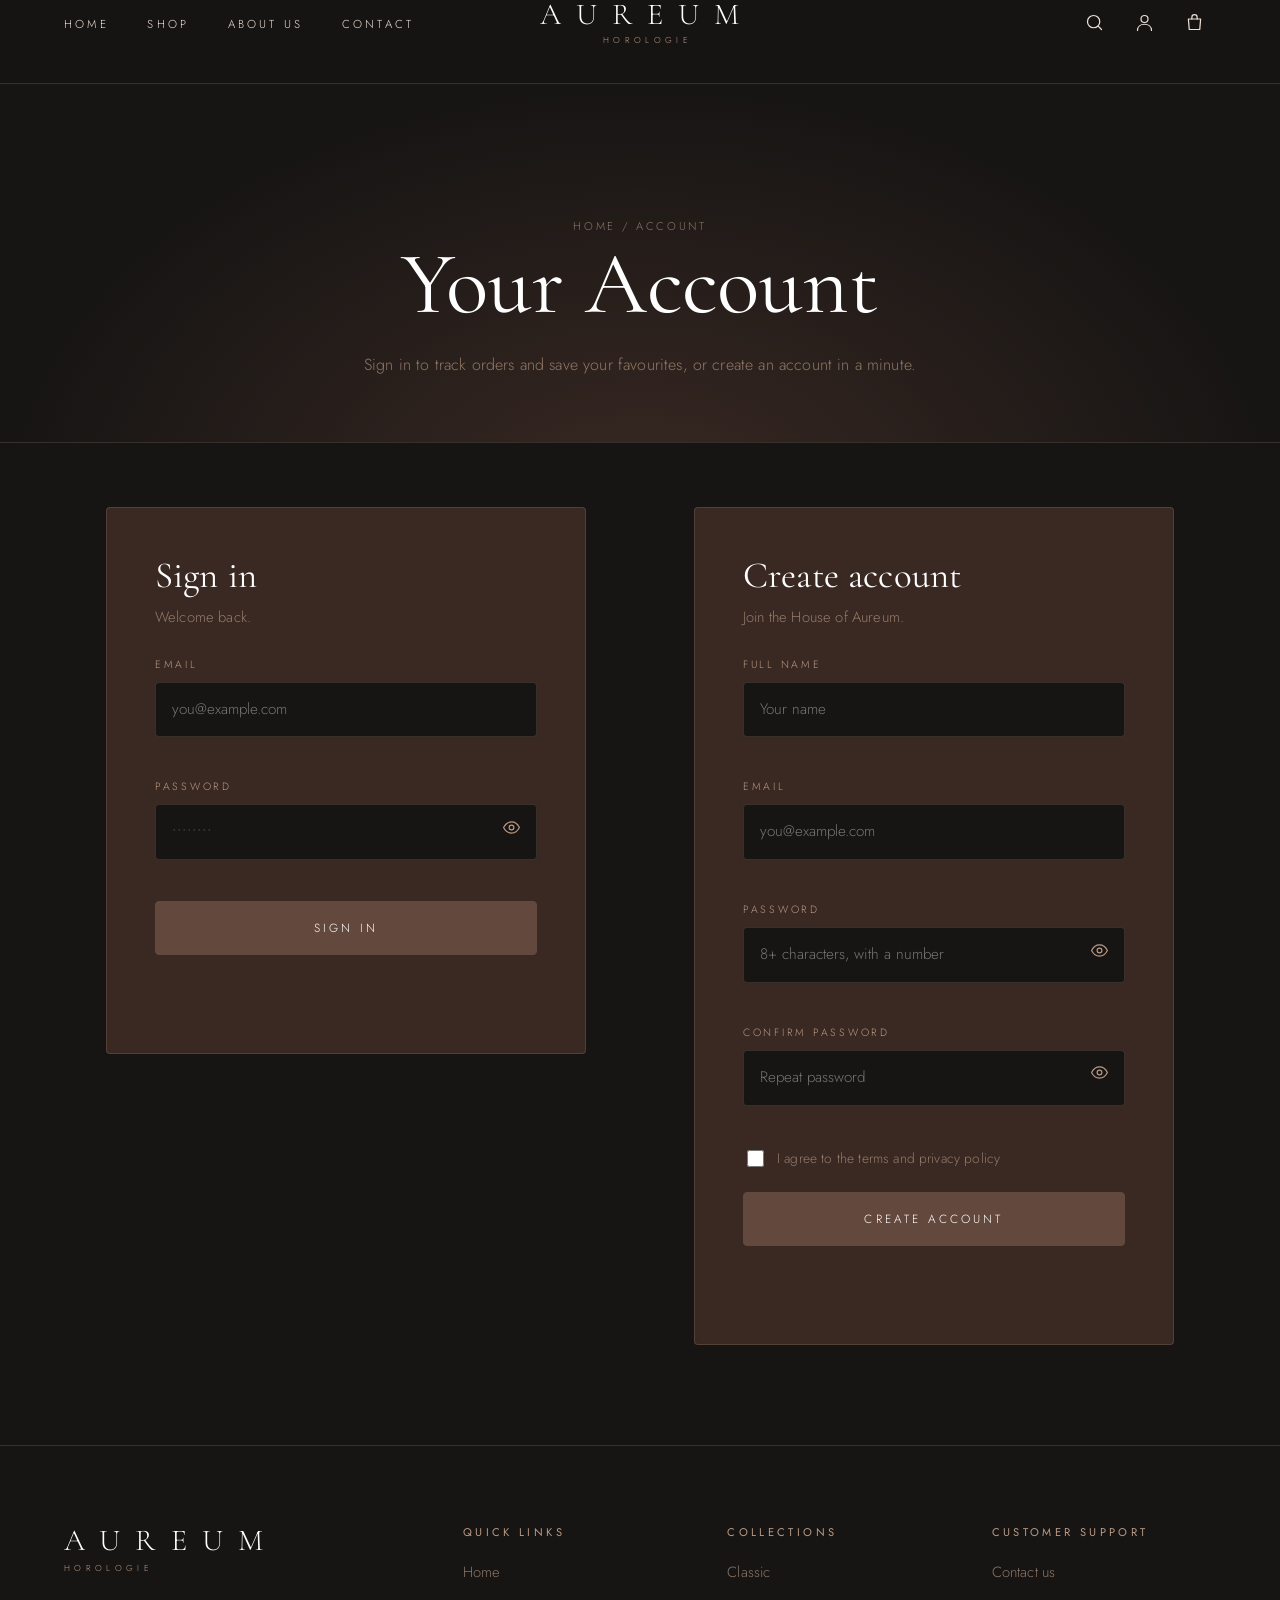
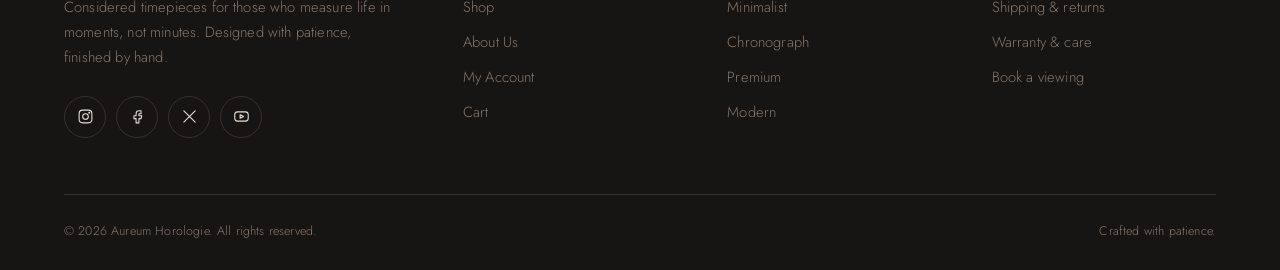
<file: account.html>
<!DOCTYPE html>
<html lang="en" class="no-js">
<head>
  <meta charset="utf-8">
  <meta name="viewport" content="width=device-width, initial-scale=1">
  <title>Account – Aureum Horologie</title>
  <meta name="theme-color" content="#171514">
  <link rel="preconnect" href="https://fonts.googleapis.com">
  <link rel="preconnect" href="https://fonts.gstatic.com" crossorigin>
  <link href="https://fonts.googleapis.com/css2?family=Cormorant+Garamond:ital,wght@0,400;0,500;1,400&family=Jost:wght@300;400;500&display=swap" rel="stylesheet">
  <link rel="stylesheet" href="css/style.css">
</head>
<body class="inner">
  <a class="skip-link" href="#main">Skip to content</a>
  <header id="site-header"></header>

  <main id="main">
    <section class="page-hero">
      <div class="container">
        <p class="breadcrumb"><a href="index.html">Home</a> / Account</p>
        <h1>Your Account</h1>
        <p>Sign in to track orders and save your favourites, or create an account in a minute.</p>
      </div>
    </section>

    <div class="container">
      <div class="auth-grid">
        <section class="form-card" aria-labelledby="login-title">
          <h2 id="login-title">Sign in</h2>
          <p>Welcome back.</p>
          <form id="login-form" novalidate>
            <div class="field">
              <label for="login-email">Email</label>
              <input id="login-email" type="email" autocomplete="email" placeholder="you@example.com">
              <span class="err" role="alert"></span>
            </div>
            <div class="field field--pw">
              <label for="login-password">Password</label>
              <input id="login-password" type="password" autocomplete="current-password" placeholder="••••••••">
              <button class="pw-toggle" type="button" data-toggle-pw="login-password" aria-label="Show password" aria-pressed="false"></button>
              <span class="err" role="alert"></span>
            </div>
            <button class="btn btn--solid btn--block" type="submit">Sign in</button>
            <p class="form-msg" id="login-msg" role="status"></p>
          </form>
        </section>

        <section class="form-card" aria-labelledby="register-title">
          <h2 id="register-title">Create account</h2>
          <p>Join the House of Aureum.</p>
          <form id="register-form" novalidate>
            <div class="field">
              <label for="reg-name">Full name</label>
              <input id="reg-name" type="text" autocomplete="name" placeholder="Your name">
              <span class="err" role="alert"></span>
            </div>
            <div class="field">
              <label for="reg-email">Email</label>
              <input id="reg-email" type="email" autocomplete="email" placeholder="you@example.com">
              <span class="err" role="alert"></span>
            </div>
            <div class="field field--pw">
              <label for="reg-password">Password</label>
              <input id="reg-password" type="password" autocomplete="new-password" placeholder="8+ characters, with a number">
              <button class="pw-toggle" type="button" data-toggle-pw="reg-password" aria-label="Show password" aria-pressed="false"></button>
              <span class="err" role="alert"></span>
            </div>
            <div class="field field--pw">
              <label for="reg-confirm">Confirm password</label>
              <input id="reg-confirm" type="password" autocomplete="new-password" placeholder="Repeat password">
              <button class="pw-toggle" type="button" data-toggle-pw="reg-confirm" aria-label="Show password" aria-pressed="false"></button>
              <span class="err" role="alert"></span>
            </div>
            <label class="check"><input id="reg-terms" type="checkbox"> I agree to the terms and privacy policy</label>
            <button class="btn btn--solid btn--block" type="submit">Create account</button>
            <p class="form-msg" id="register-msg" role="status"></p>
          </form>
        </section>
      </div>
    </div>
  </main>

  <footer id="site-footer"></footer>

  <script src="js/products.js"></script>
  <script src="js/cart.js"></script>
  <script src="js/smudge.js"></script>
  <script src="js/main.js"></script>
</body>
</html>
</file>
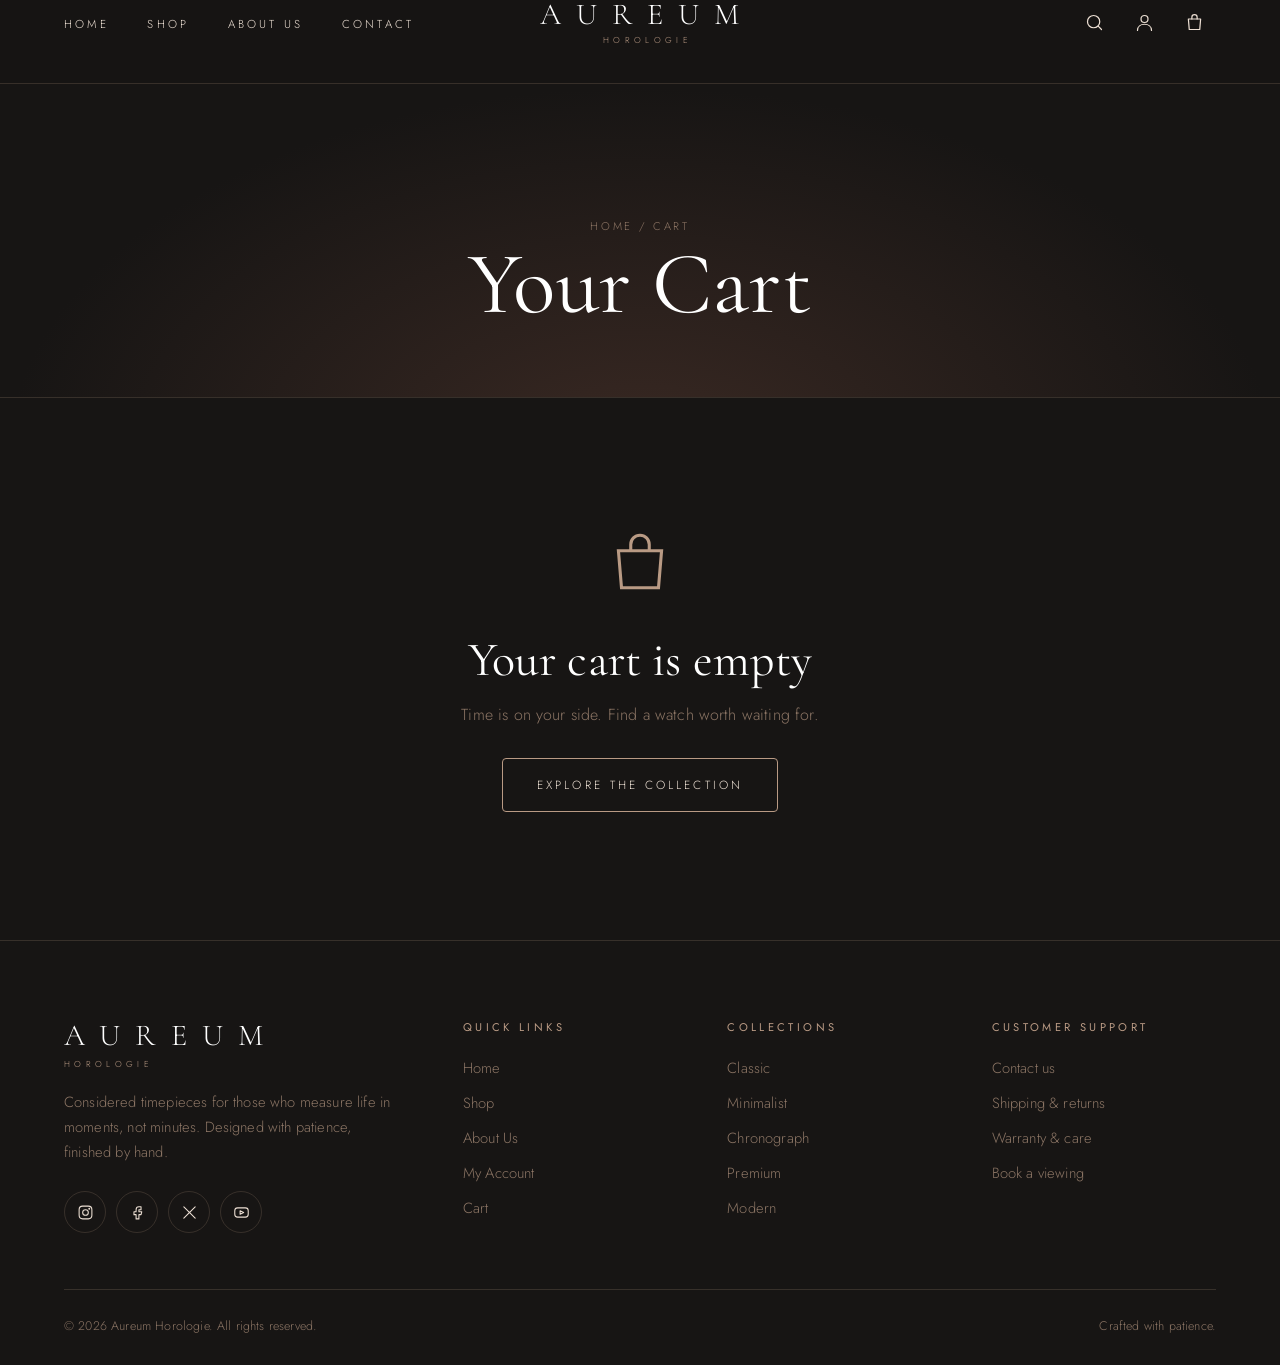
<file: cart.html>
<!DOCTYPE html>
<html lang="en" class="no-js">
<head>
  <meta charset="utf-8">
  <meta name="viewport" content="width=device-width, initial-scale=1">
  <title>Your Cart – Aureum Horologie</title>
  <meta name="theme-color" content="#171514">
  <link rel="preconnect" href="https://fonts.googleapis.com">
  <link rel="preconnect" href="https://fonts.gstatic.com" crossorigin>
  <link href="https://fonts.googleapis.com/css2?family=Cormorant+Garamond:ital,wght@0,400;0,500;1,400&family=Jost:wght@300;400;500&display=swap" rel="stylesheet">
  <link rel="stylesheet" href="css/style.css">
</head>
<body class="inner">
  <a class="skip-link" href="#main">Skip to content</a>
  <header id="site-header"></header>

  <main id="main">
    <section class="page-hero">
      <div class="container">
        <p class="breadcrumb"><a href="index.html">Home</a> / Cart</p>
        <h1>Your Cart</h1>
      </div>
    </section>
    <div id="cart-root" aria-live="polite"></div>
  </main>

  <footer id="site-footer"></footer>

  <script src="js/products.js"></script>
  <script src="js/cart.js"></script>
  <script src="js/smudge.js"></script>
  <script src="js/main.js"></script>
</body>
</html>
</file>
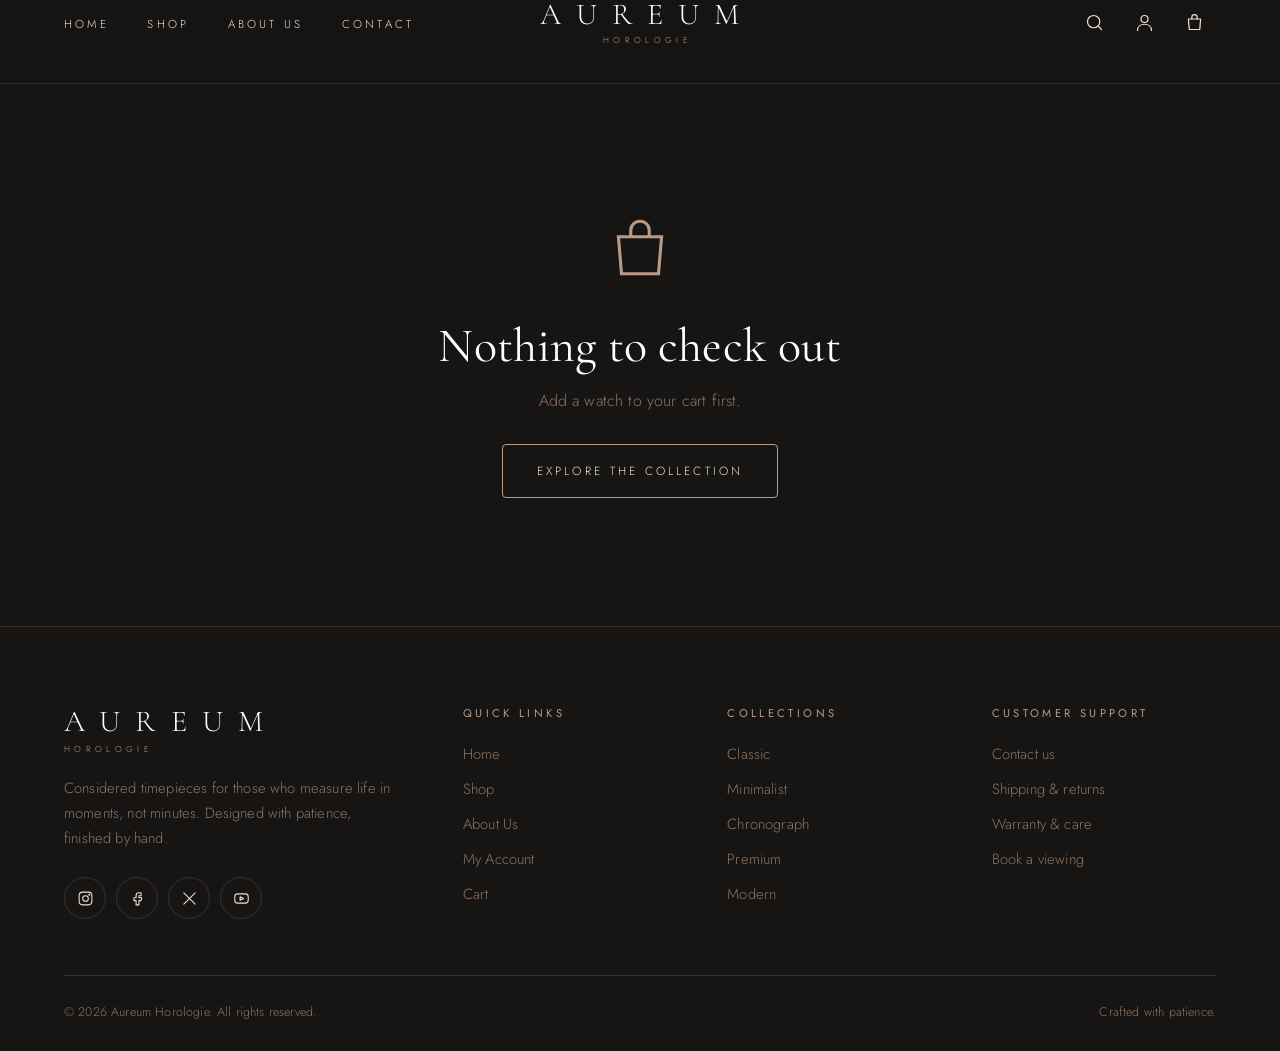
<file: checkout.html>
<!DOCTYPE html>
<html lang="en" class="no-js">
<head>
  <meta charset="utf-8">
  <meta name="viewport" content="width=device-width, initial-scale=1">
  <title>Checkout – Aureum Horologie</title>
  <meta name="theme-color" content="#171514">
  <link rel="preconnect" href="https://fonts.googleapis.com">
  <link rel="preconnect" href="https://fonts.gstatic.com" crossorigin>
  <link href="https://fonts.googleapis.com/css2?family=Cormorant+Garamond:ital,wght@0,400;0,500;1,400&family=Jost:wght@300;400;500&display=swap" rel="stylesheet">
  <link rel="stylesheet" href="css/style.css">
</head>
<body class="inner">
  <a class="skip-link" href="#main">Skip to content</a>
  <header id="site-header"></header>

  <main id="main">
    <div id="checkout-root">
      <div id="checkout-content">
        <section class="page-hero">
          <div class="container">
            <p class="breadcrumb"><a href="index.html">Home</a> / <a href="cart.html">Cart</a> / Checkout</p>
            <h1>Checkout</h1>
          </div>
        </section>

        <div class="container">
          <div class="cart-layout">
            <form class="checkout-form" id="checkout-form" novalidate>
              <fieldset>
                <legend>Customer information</legend>
                <div class="row2">
                  <div class="field"><label for="co-first">First name</label><input id="co-first" type="text" autocomplete="given-name"><span class="err" role="alert"></span></div>
                  <div class="field"><label for="co-last">Last name</label><input id="co-last" type="text" autocomplete="family-name"><span class="err" role="alert"></span></div>
                </div>
                <div class="row2">
                  <div class="field"><label for="co-email">Email</label><input id="co-email" type="email" autocomplete="email"><span class="err" role="alert"></span></div>
                  <div class="field"><label for="co-phone">Phone</label><input id="co-phone" type="tel" autocomplete="tel"><span class="err" role="alert"></span></div>
                </div>
              </fieldset>

              <fieldset>
                <legend>Shipping address</legend>
                <div class="field"><label for="co-address">Address</label><input id="co-address" type="text" autocomplete="street-address"><span class="err" role="alert"></span></div>
                <div class="row2">
                  <div class="field"><label for="co-city">City</label><input id="co-city" type="text" autocomplete="address-level2"><span class="err" role="alert"></span></div>
                  <div class="field"><label for="co-state">State / region</label><input id="co-state" type="text" autocomplete="address-level1"><span class="err" role="alert"></span></div>
                </div>
                <div class="row2">
                  <div class="field"><label for="co-zip">Postal code</label><input id="co-zip" type="text" autocomplete="postal-code"><span class="err" role="alert"></span></div>
                  <div class="field">
                    <label for="co-country">Country</label>
                    <select id="co-country" autocomplete="country-name">
                      <option>India</option><option>United States</option><option>United Kingdom</option><option>United Arab Emirates</option><option>Switzerland</option><option>Singapore</option><option>Australia</option>
                    </select>
                    <span class="err" role="alert"></span>
                  </div>
                </div>
              </fieldset>

              <fieldset>
                <legend>Payment method</legend>
                <p style="color:var(--creme-soft);font-size:.86rem;margin-top:-8px">Demonstration only. No payment is taken and nothing is sent anywhere.</p>
                <div class="pay-options">
                  <label class="pay-option"><input type="radio" name="payment" value="card" checked><span>Credit / debit card<small>Visa, Mastercard, Amex</small></span></label>
                  <label class="pay-option"><input type="radio" name="payment" value="upi"><span>UPI / bank transfer<small>Pay on confirmation</small></span></label>
                  <label class="pay-option"><input type="radio" name="payment" value="cod"><span>Pay on delivery<small>Insured courier, signature required</small></span></label>
                </div>
                <div class="pay-fields" id="card-fields">
                  <div class="field"><label for="card-name">Name on card</label><input id="card-name" type="text" autocomplete="cc-name"><span class="err" role="alert"></span></div>
                  <div class="field"><label for="card-number">Card number</label><input id="card-number" type="text" inputmode="numeric" autocomplete="cc-number" placeholder="0000 0000 0000 0000"><span class="err" role="alert"></span></div>
                  <div class="row2">
                    <div class="field"><label for="card-expiry">Expiry</label><input id="card-expiry" type="text" inputmode="numeric" autocomplete="cc-exp" placeholder="MM/YY"><span class="err" role="alert"></span></div>
                    <div class="field"><label for="card-cvv">CVV</label><input id="card-cvv" type="text" inputmode="numeric" autocomplete="cc-csc" maxlength="4" placeholder="123"><span class="err" role="alert"></span></div>
                  </div>
                </div>
              </fieldset>

              <button class="btn btn--solid btn--block" type="submit">Place Order</button>
              <p class="form-msg" id="checkout-msg" role="alert"></p>
            </form>

            <aside class="summary" aria-label="Order summary">
              <h2>Order Summary</h2>
              <div id="mini-items"></div>
              <dl style="margin-top:14px">
                <div><dt>Subtotal</dt><dd id="co-sub"></dd></div>
                <div><dt>Shipping</dt><dd id="co-ship"></dd></div>
                <div class="total"><dt>Total</dt><dd id="co-total"></dd></div>
              </dl>
              <a class="link-arrow" href="cart.html" style="display:inline-block;margin-top:22px">Edit cart</a>
            </aside>
          </div>
        </div>
      </div>

      <div id="confirm-content" hidden>
        <div class="container">
          <div class="confirm" role="status">
            <div class="confirm__mark"><svg viewBox="0 0 24 24" aria-hidden="true"><path d="m5 12.5 4.5 4.5L19 7.5"/></svg></div>
            <span class="eyebrow" id="confirm-id"></span>
            <h1>Thank you, <span id="confirm-name"></span></h1>
            <p>Your order of <strong id="confirm-total"></strong> has been received. A confirmation will be sent to <strong id="confirm-email"></strong>. (Demo: no email is actually sent.)</p>
            <p style="margin-bottom:34px">Your watch will be inspected, regulated and sent by insured courier.</p>
            <a class="btn" href="index.html">Continue shopping</a>
          </div>
        </div>
      </div>
    </div>
  </main>

  <footer id="site-footer"></footer>

  <script src="js/products.js"></script>
  <script src="js/cart.js"></script>
  <script src="js/smudge.js"></script>
  <script src="js/main.js"></script>
</body>
</html>
</file>
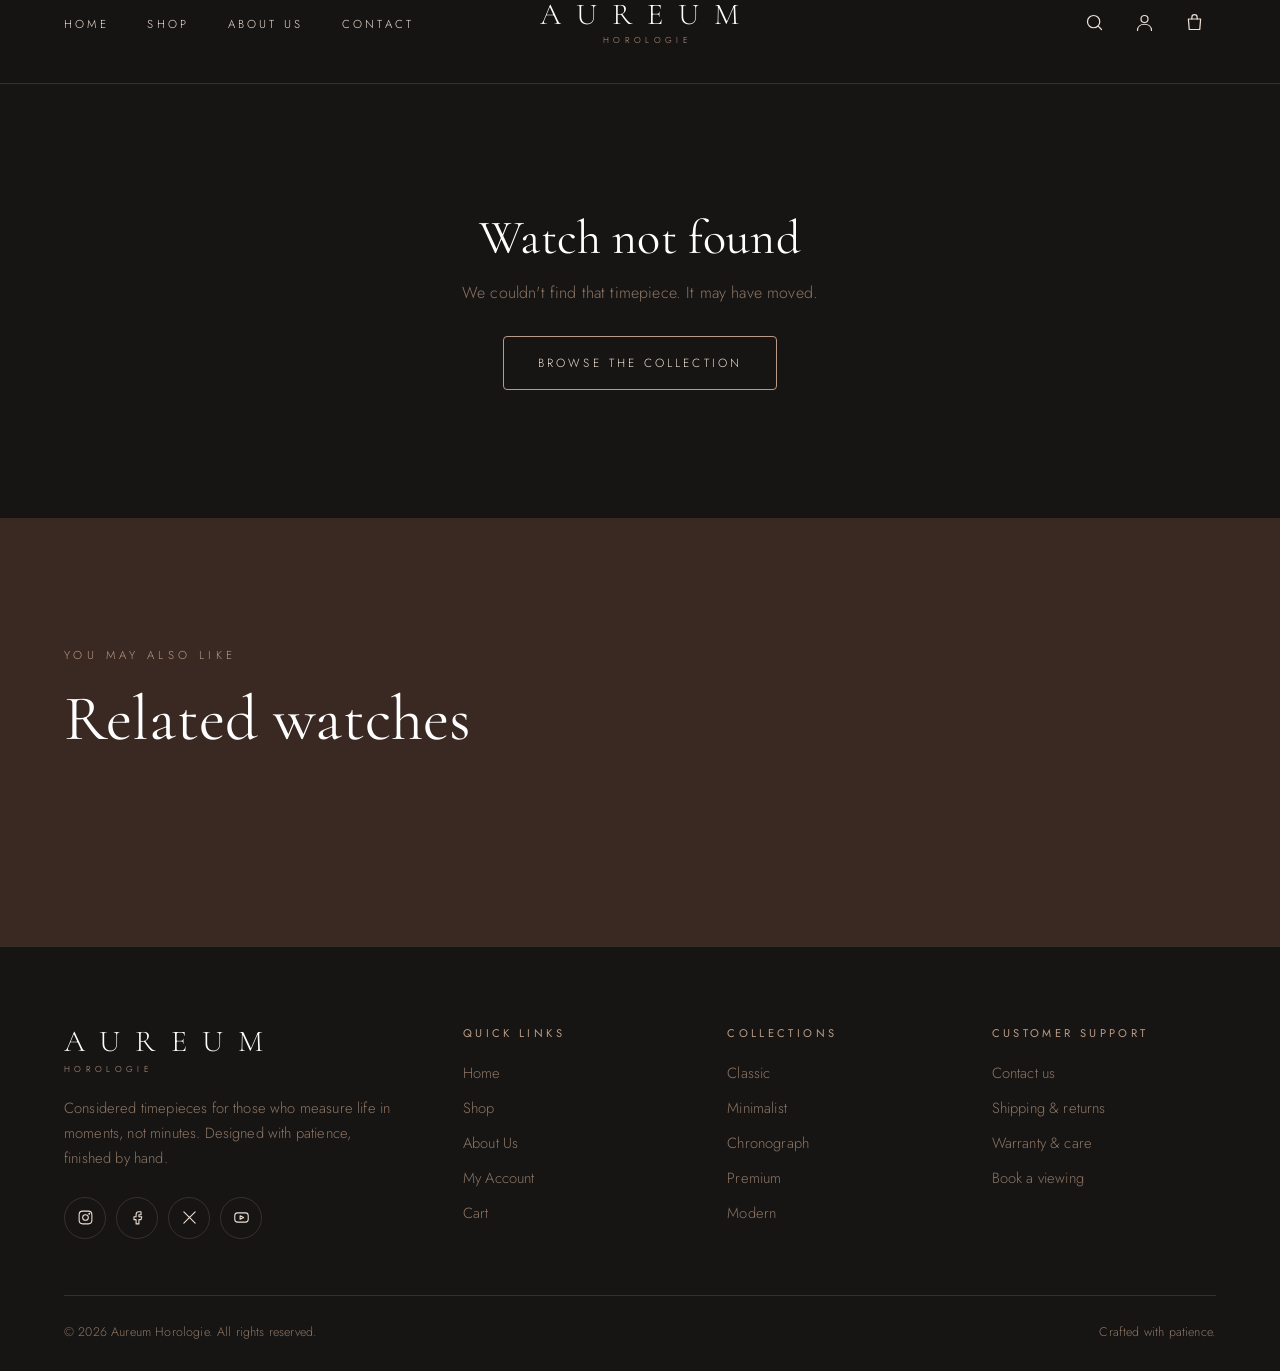
<file: product-details.html>
<!DOCTYPE html>
<html lang="en" class="no-js">
<head>
  <meta charset="utf-8">
  <meta name="viewport" content="width=device-width, initial-scale=1">
  <title>Product – Aureum Horologie</title>
  <meta name="theme-color" content="#171514">
  <link rel="preconnect" href="https://fonts.googleapis.com">
  <link rel="preconnect" href="https://fonts.gstatic.com" crossorigin>
  <link href="https://fonts.googleapis.com/css2?family=Cormorant+Garamond:ital,wght@0,400;0,500;1,400&family=Jost:wght@300;400;500&display=swap" rel="stylesheet">
  <link rel="stylesheet" href="css/style.css">
</head>
<body class="inner">
  <a class="skip-link" href="#main">Skip to content</a>
  <header id="site-header"></header>

  <main id="main">
    <div id="pd-root"></div>

    <section class="section section--alt" aria-labelledby="rel-title">
      <div class="container">
        <div class="section-head reveal">
          <span class="eyebrow">You may also like</span>
          <h2 id="rel-title">Related watches</h2>
        </div>
        <div class="product-grid" id="related-grid"></div>
      </div>
    </section>
  </main>

  <footer id="site-footer"></footer>

  <script src="js/products.js"></script>
  <script src="js/cart.js"></script>
  <script src="js/smudge.js"></script>
  <script src="js/main.js"></script>
</body>
</html>
</file>
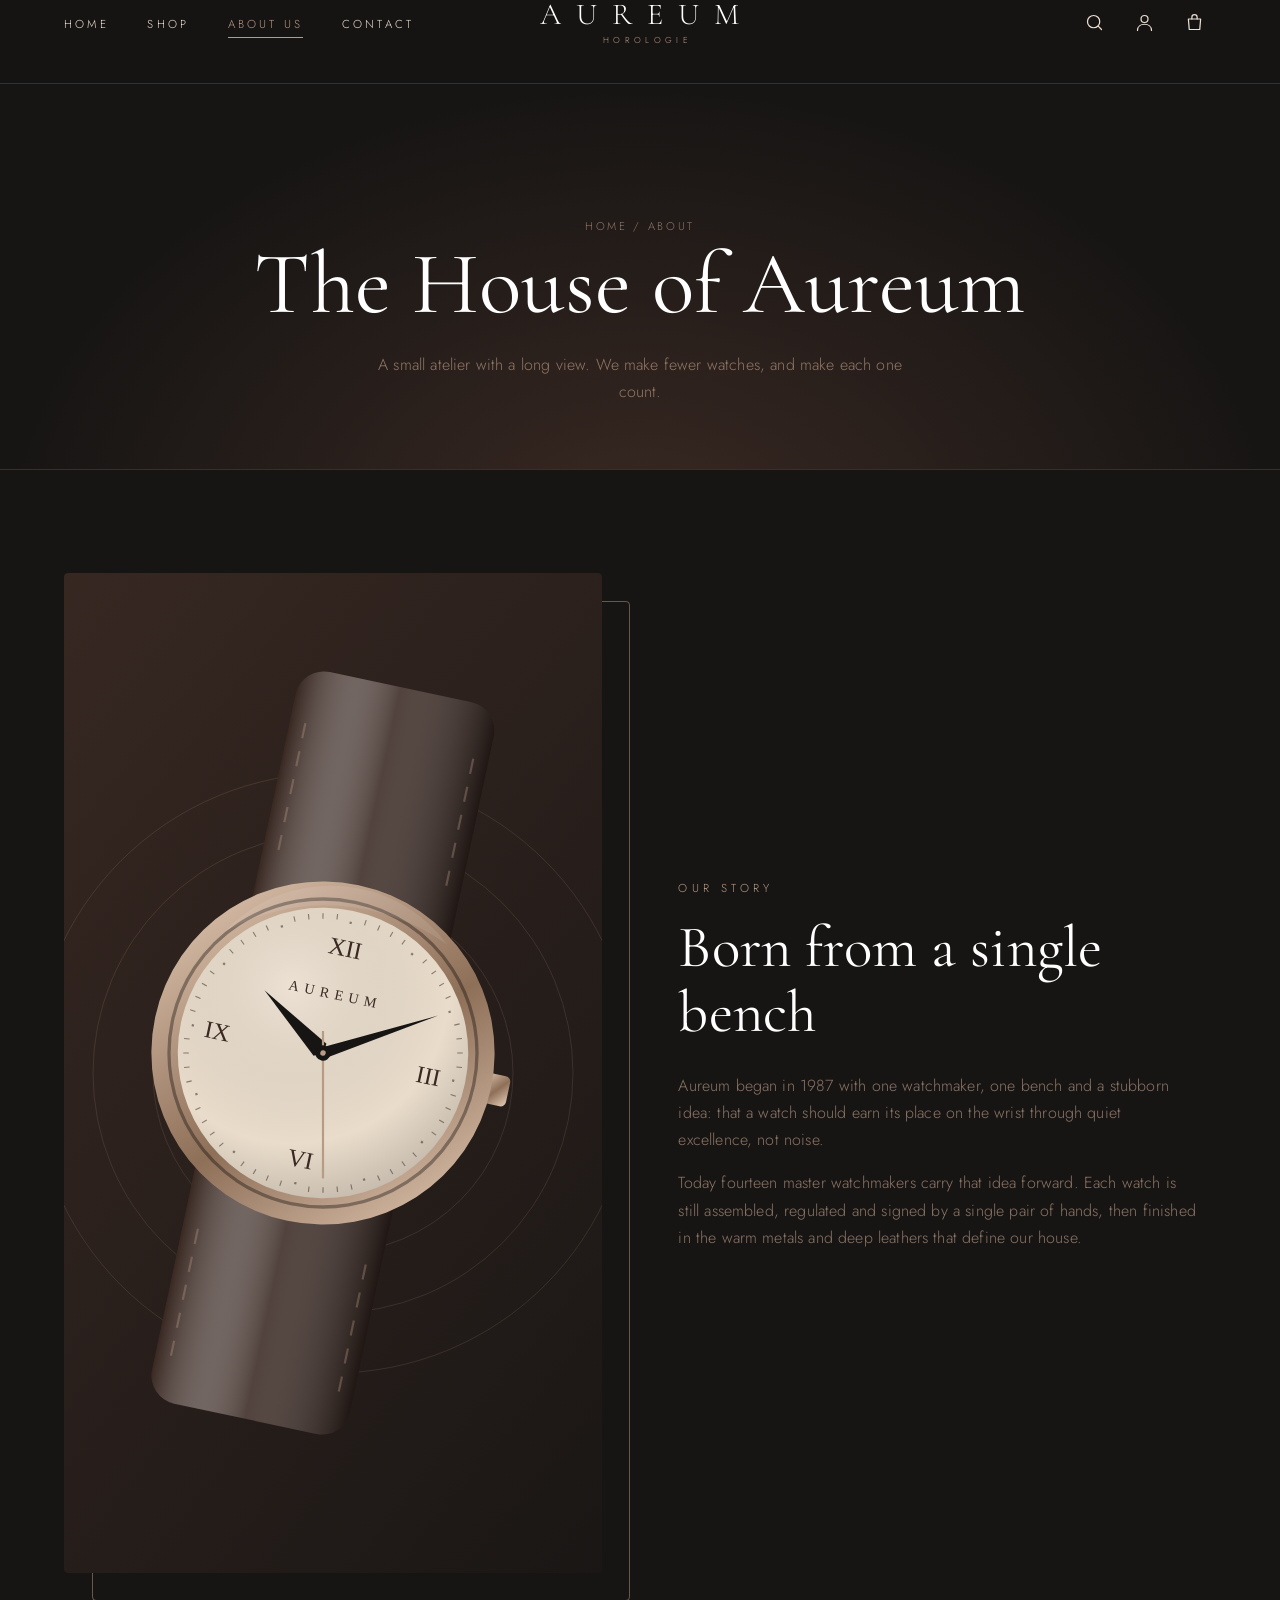
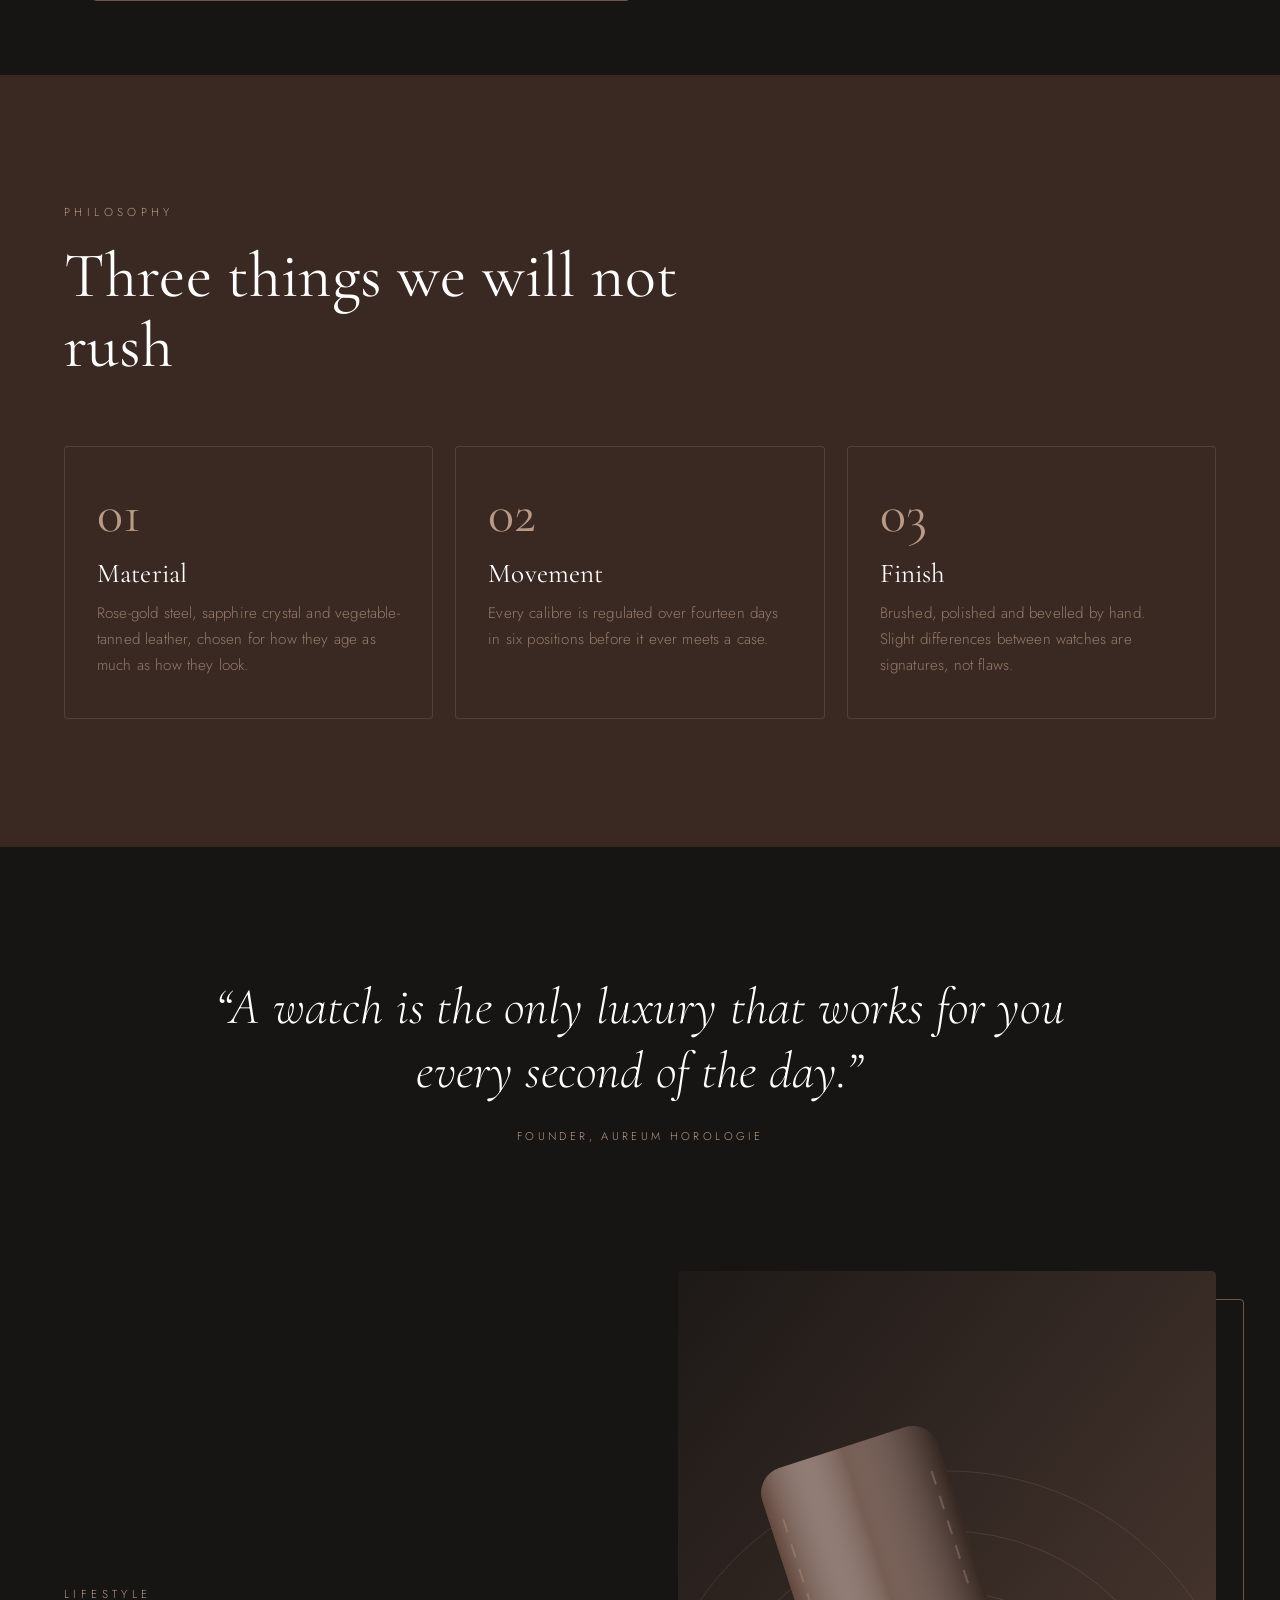
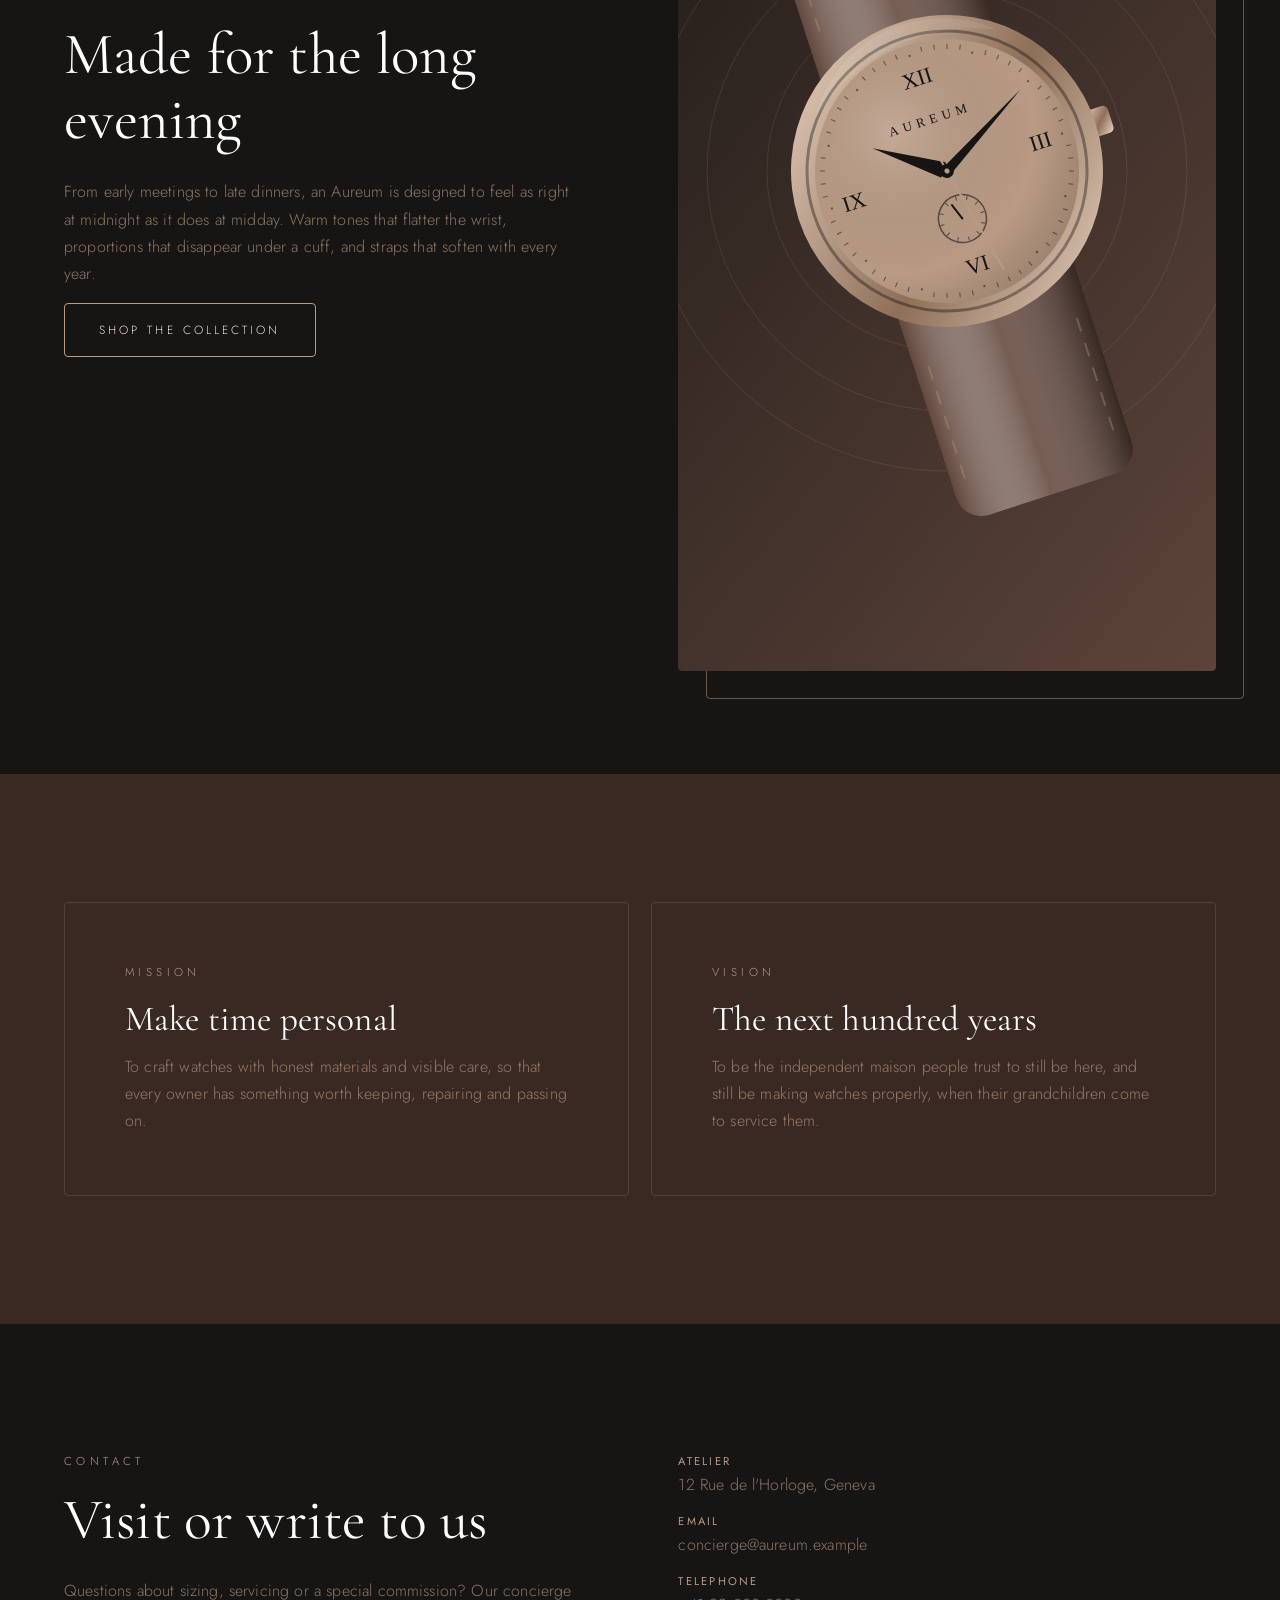
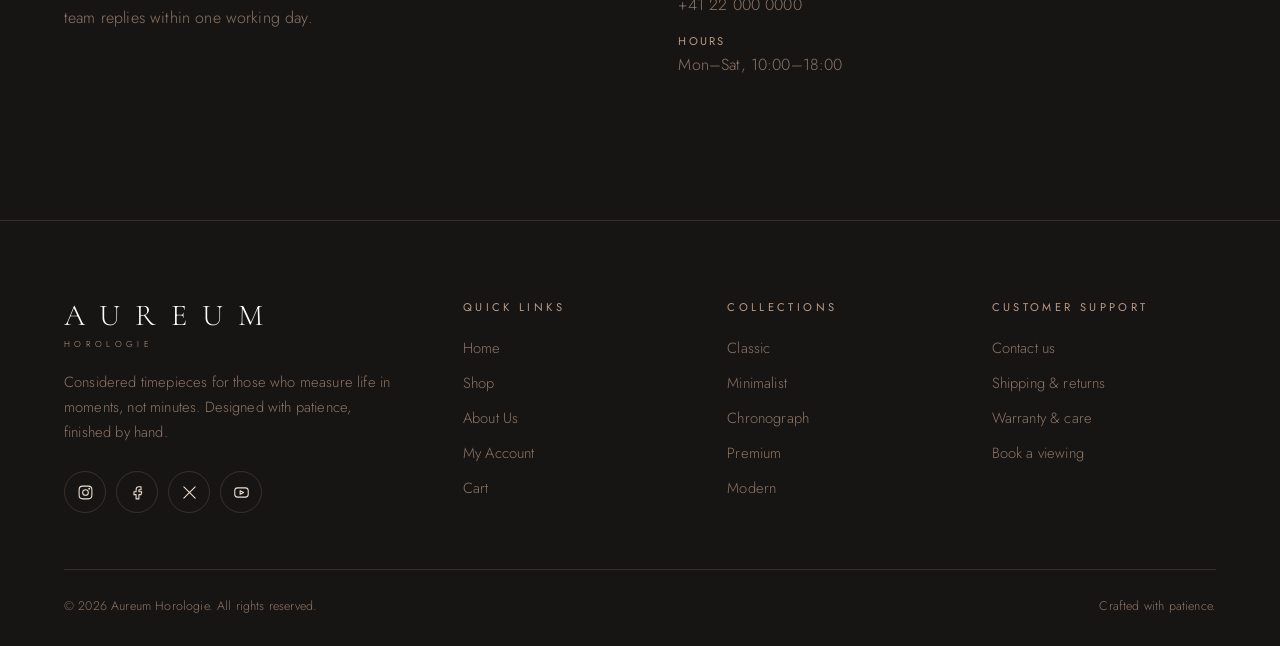
<file: images/aureum-watch-store/aureum-watch-store/about.html>
<!DOCTYPE html>
<html lang="en" class="no-js">
<head>
  <meta charset="utf-8">
  <meta name="viewport" content="width=device-width, initial-scale=1">
  <title>About Us – Aureum Horologie</title>
  <meta name="description" content="The story, philosophy and craft behind Aureum Horologie.">
  <meta name="theme-color" content="#171514">
  <link rel="preconnect" href="https://fonts.googleapis.com">
  <link rel="preconnect" href="https://fonts.gstatic.com" crossorigin>
  <link href="https://fonts.googleapis.com/css2?family=Cormorant+Garamond:ital,wght@0,400;0,500;1,400&family=Jost:wght@300;400;500&display=swap" rel="stylesheet">
  <link rel="stylesheet" href="css/style.css">
</head>
<body class="inner">
  <a class="skip-link" href="#main">Skip to content</a>
  <header id="site-header"></header>

  <main id="main">
    <section class="page-hero">
      <div class="container">
        <p class="breadcrumb"><a href="index.html">Home</a> / About</p>
        <h1>The House of Aureum</h1>
        <p>A small atelier with a long view. We make fewer watches, and make each one count.</p>
      </div>
    </section>

    <section class="editorial" aria-labelledby="intro-title">
      <div class="container split">
        <div class="split__media reveal">
          <div class="frame"><img src="images/about-2.svg" alt="The Classique watch in warm light" loading="lazy" width="800" height="1000"></div>
        </div>
        <div class="split__text reveal">
          <span class="eyebrow">Our Story</span>
          <h2 id="intro-title">Born from a single bench</h2>
          <p>Aureum began in 1987 with one watchmaker, one bench and a stubborn idea: that a watch should earn its place on the wrist through quiet excellence, not noise.</p>
          <p>Today fourteen master watchmakers carry that idea forward. Each watch is still assembled, regulated and signed by a single pair of hands, then finished in the warm metals and deep leathers that define our house.</p>
        </div>
      </div>
    </section>

    <section class="section section--alt" aria-labelledby="phil-title">
      <div class="container">
        <div class="section-head reveal">
          <span class="eyebrow">Philosophy</span>
          <h2 id="phil-title">Three things we will not rush</h2>
        </div>
        <div class="pillars">
          <article class="pillar reveal"><b>01</b><h3>Material</h3><p>Rose-gold steel, sapphire crystal and vegetable-tanned leather, chosen for how they age as much as how they look.</p></article>
          <article class="pillar reveal" style="--d:.1s"><b>02</b><h3>Movement</h3><p>Every calibre is regulated over fourteen days in six positions before it ever meets a case.</p></article>
          <article class="pillar reveal" style="--d:.2s"><b>03</b><h3>Finish</h3><p>Brushed, polished and bevelled by hand. Slight differences between watches are signatures, not flaws.</p></article>
        </div>
      </div>
    </section>

    <section class="section" aria-label="Brand quote">
      <div class="container reveal">
        <blockquote class="quote">&ldquo;A watch is the only luxury that works for you every second of the day.&rdquo;<cite>Founder, Aureum Horologie</cite></blockquote>
      </div>
    </section>

    <section class="editorial" style="padding-top:0" aria-labelledby="life-title">
      <div class="container split split--reverse">
        <div class="split__media reveal">
          <div class="frame"><img src="images/about-3.svg" alt="A watch worn in everyday life" loading="lazy" width="800" height="1000"></div>
        </div>
        <div class="split__text reveal">
          <span class="eyebrow">Lifestyle</span>
          <h2 id="life-title">Made for the long evening</h2>
          <p>From early meetings to late dinners, an Aureum is designed to feel as right at midnight as it does at midday. Warm tones that flatter the wrist, proportions that disappear under a cuff, and straps that soften with every year.</p>
          <a class="btn" href="index.html#shop">Shop the collection</a>
        </div>
      </div>
    </section>

    <section class="section section--alt" aria-labelledby="mv-title">
      <div class="container">
        <h2 class="visually-hidden" id="mv-title">Mission and vision</h2>
        <div class="mv">
          <article class="reveal"><span class="eyebrow">Mission</span><h3>Make time personal</h3><p>To craft watches with honest materials and visible care, so that every owner has something worth keeping, repairing and passing on.</p></article>
          <article class="reveal" style="--d:.12s"><span class="eyebrow">Vision</span><h3>The next hundred years</h3><p>To be the independent maison people trust to still be here, and still be making watches properly, when their grandchildren come to service them.</p></article>
        </div>
      </div>
    </section>

    <section class="section" id="contact" aria-labelledby="contact-title">
      <div class="container contact-box">
        <div class="reveal">
          <span class="eyebrow">Contact</span>
          <h2 id="contact-title" style="font-size:clamp(2.2rem,4.6vw,3.6rem);margin-bottom:24px">Visit or write to us</h2>
          <p style="color:var(--creme-soft)">Questions about sizing, servicing or a special commission? Our concierge team replies within one working day.</p>
        </div>
        <ul class="reveal" style="--d:.1s">
          <li><strong>Atelier</strong>12 Rue de l'Horloge, Geneva</li>
          <li><strong>Email</strong>concierge@aureum.example</li>
          <li><strong>Telephone</strong>+41 22 000 0000</li>
          <li><strong>Hours</strong>Mon–Sat, 10:00–18:00</li>
        </ul>
      </div>
    </section>
  </main>

  <footer id="site-footer"></footer>

  <script src="js/products.js"></script>
  <script src="js/cart.js"></script>
  <script src="js/smudge.js"></script>
  <script src="js/main.js"></script>
</body>
</html>
</file>
<file: css/style.css>
/* ==========================================================
   AUREUM – shared stylesheet
   Palette: Crème Brûlée #B99A84 · Mocha Latte #63483D
            Espresso Martini #3A2923 · Dark Chocolate #171514
   ========================================================== */

:root {
  --creme: #B99A84;
  --mocha: #63483D;
  --espresso: #3A2923;
  --choc: #171514;
  --creme-soft: rgba(185, 154, 132, 0.72);
  --line: rgba(185, 154, 132, 0.2);
  --ink: #EDE0D4;               /* soft tint of the beige for body copy */
  --radius: 4px;
  --ease: cubic-bezier(.22, .61, .36, 1);
  --serif: "Cormorant Garamond", "Playfair Display", Georgia, "Times New Roman", serif;
  --sans: "Jost", "Helvetica Neue", Arial, sans-serif;
  --gutter: clamp(20px, 5vw, 72px);
  --nav-h: 84px;
}

*, *::before, *::after { box-sizing: border-box; }
html { scroll-behavior: smooth; -webkit-text-size-adjust: 100%; }
body {
  margin: 0; background: var(--choc); color: var(--ink);
  font-family: var(--sans); font-weight: 300; line-height: 1.7; letter-spacing: .01em;
  overflow-x: hidden;
}
img { max-width: 100%; display: block; }
a { color: inherit; text-decoration: none; }
button { font: inherit; color: inherit; cursor: pointer; background: none; border: 0; }
ul { list-style: none; margin: 0; padding: 0; }
h1, h2, h3, h4 { font-family: var(--serif); font-weight: 400; line-height: 1.1; margin: 0; color: #fff; }
p { margin: 0 0 1em; }
:focus-visible { outline: 2px solid var(--creme); outline-offset: 3px; }
::selection { background: var(--mocha); color: #fff; }

.visually-hidden {
  position: absolute !important; width: 1px; height: 1px; overflow: hidden;
  clip: rect(0 0 0 0); white-space: nowrap;
}
.skip-link { position: absolute; left: -999px; top: 8px; background: var(--creme); color: var(--choc); padding: 8px 14px; z-index: 300; }
.skip-link:focus { left: 8px; }

.container { width: 100%; max-width: 1360px; margin: 0 auto; padding: 0 var(--gutter); }
.section { padding: clamp(72px, 10vw, 140px) 0; }
.section--alt { background: var(--espresso); }
.eyebrow { font-size: .72rem; letter-spacing: .38em; text-transform: uppercase; color: var(--creme); display: block; margin-bottom: 18px; }
.section-head { max-width: 640px; margin-bottom: clamp(36px, 5vw, 64px); }
.section-head h2 { font-size: clamp(2.2rem, 5vw, 4rem); }
.section-head p { color: var(--creme-soft); margin-top: 18px; }
.section-head--row { max-width: none; display: flex; justify-content: space-between; align-items: flex-end; gap: 24px; flex-wrap: wrap; }

/* ---------- Smudge canvas ---------- */
.smudge-canvas {
  position: fixed; inset: 0; width: 100vw; height: 100vh; z-index: 90;
  pointer-events: none; opacity: 0; transition: opacity .6s var(--ease);
  filter: url(#smudge-goo); mix-blend-mode: screen;
}
.smudge-canvas.is-active { opacity: .55; }

/* ---------- Buttons ---------- */
.btn {
  display: inline-flex; align-items: center; justify-content: center; gap: 10px;
  padding: 16px 34px; font-size: .74rem; letter-spacing: .26em; text-transform: uppercase;
  border: 1px solid var(--creme); border-radius: var(--radius);
  position: relative; overflow: hidden; z-index: 0;
  transition: color .4s var(--ease), border-color .4s var(--ease), transform .3s var(--ease);
}
.btn::before {
  content: ""; position: absolute; inset: 0; background: var(--creme); z-index: -1;
  transform: translateY(101%); transition: transform .45s var(--ease);
}
.btn:hover::before, .btn:focus-visible::before { transform: translateY(0); }
.btn:hover, .btn:focus-visible { color: var(--choc); }
.btn:active { transform: scale(.98); }
.btn--solid { background: var(--mocha); border-color: var(--mocha); color: #fff; }
.btn--solid:hover { border-color: var(--creme); }
.btn--small { padding: 12px 20px; font-size: .68rem; }
.btn--block { width: 100%; }
.btn[disabled] { opacity: .5; pointer-events: none; }
.link-arrow { font-size: .74rem; letter-spacing: .26em; text-transform: uppercase; color: var(--creme); border-bottom: 1px solid var(--line); padding-bottom: 4px; transition: border-color .3s, letter-spacing .4s var(--ease); }
.link-arrow:hover { border-color: var(--creme); letter-spacing: .32em; }

/* ---------- Header / navigation ---------- */
.site-header {
  position: fixed; top: 0; left: 0; right: 0; z-index: 100; height: var(--nav-h);
  transition: background .5s var(--ease), height .4s var(--ease), border-color .4s;
  border-bottom: 1px solid transparent;
}
.site-header.is-solid, body.inner .site-header {
  background: rgba(23, 21, 20, .92); backdrop-filter: blur(14px); -webkit-backdrop-filter: blur(14px);
  border-bottom-color: var(--line);
}
.site-header.is-solid { height: 68px; }
.nav { height: 100%; display: grid; grid-template-columns: 1fr auto 1fr; align-items: center; gap: 16px; }
.nav__links { display: flex; gap: clamp(18px, 3vw, 40px); }
.nav__links a, .nav__link-btn {
  font-size: .72rem; letter-spacing: .28em; text-transform: uppercase; position: relative; padding: 6px 0; color: var(--ink);
}
.nav__links a::after {
  content: ""; position: absolute; left: 0; bottom: 0; width: 100%; height: 1px; background: var(--creme);
  transform: scaleX(0); transform-origin: left; transition: transform .45s var(--ease);
}
.nav__links a:hover::after, .nav__links a[aria-current="page"]::after { transform: scaleX(1); }
.nav__links a[aria-current="page"] { color: var(--creme); }
.logo { font-family: var(--serif); font-size: 1.9rem; letter-spacing: .5em; padding-left: .5em; color: #fff; text-align: center; line-height: 1; }
.logo small { display: block; font-family: var(--sans); font-size: .54rem; letter-spacing: .5em; color: var(--creme); margin-top: 6px; }
.nav__actions { display: flex; justify-content: flex-end; align-items: center; gap: 6px; }
.icon-btn { position: relative; width: 44px; height: 44px; display: grid; place-items: center; border-radius: 50%; transition: background .3s, color .3s; }
.icon-btn:hover { background: var(--espresso); color: var(--creme); }
.icon-btn svg { width: 21px; height: 21px; fill: none; stroke: currentColor; stroke-width: 1.4; stroke-linecap: round; stroke-linejoin: round; }
.badge {
  position: absolute; top: 3px; right: 1px; min-width: 18px; height: 18px; padding: 0 5px; border-radius: 9px;
  background: var(--creme); color: var(--choc); font-size: .66rem; font-weight: 500; display: grid; place-items: center; line-height: 1;
}
.badge[hidden] { display: none; }
.nav__toggle { display: none; }

/* mobile nav */
@media (max-width: 900px) {
  /* backdrop-filter would make the fixed full-screen menu relative to the header bar */
  .site-header.is-solid, body.inner .site-header { backdrop-filter: none; -webkit-backdrop-filter: none; background: rgba(23, 21, 20, .97); }
  .nav { grid-template-columns: 44px 1fr auto; }
  .nav__toggle { display: grid; }
  .nav__links {
    position: fixed; inset: 0; background: var(--choc); flex-direction: column; justify-content: center; align-items: center; gap: 28px;
    opacity: 0; visibility: hidden; transform: translateY(-12px); transition: all .45s var(--ease); z-index: -1;
  }
  .nav__links a { font-family: var(--serif); font-size: 2.1rem; letter-spacing: .12em; text-transform: none; }
  .nav.is-open .nav__links { opacity: 1; visibility: visible; transform: none; z-index: 1; }
  .nav.is-open .nav__toggle, .nav.is-open .logo, .nav.is-open .nav__actions { position: relative; z-index: 2; }
  .logo { font-size: 1.45rem; letter-spacing: .4em; }
  .nav__toggle .bars, .nav__toggle .bars::before, .nav__toggle .bars::after {
    display: block; width: 22px; height: 1.5px; background: currentColor; position: relative; transition: transform .35s var(--ease), background .2s;
  }
  .nav__toggle .bars::before, .nav__toggle .bars::after { content: ""; position: absolute; left: 0; }
  .nav__toggle .bars::before { top: -7px; } .nav__toggle .bars::after { top: 7px; }
  .nav.is-open .bars { background: transparent; }
  .nav.is-open .bars::before { transform: translateY(7px) rotate(45deg); }
  .nav.is-open .bars::after { transform: translateY(-7px) rotate(-45deg); }
}
@media (min-width: 901px) { .nav__toggle { display: none; } }

/* ---------- Search overlay ---------- */
.search-panel {
  position: fixed; inset: 0; background: rgba(23, 21, 20, .97); z-index: 200; padding: 110px var(--gutter) 40px;
  opacity: 0; visibility: hidden; transition: opacity .4s var(--ease), visibility .4s; overflow-y: auto;
}
.search-panel.is-open { opacity: 1; visibility: visible; }
.search-panel__inner { max-width: 880px; margin: 0 auto; }
.search-panel__close { position: absolute; top: 24px; right: var(--gutter); }
.search-field { width: 100%; background: none; border: 0; border-bottom: 1px solid var(--creme); color: #fff; font-family: var(--serif); font-size: clamp(1.8rem, 5vw, 3rem); padding: 12px 0; outline: none; }
.search-field::placeholder { color: var(--mocha); }
.search-results { margin-top: 34px; display: grid; gap: 4px; }
.search-result { display: grid; grid-template-columns: 76px 1fr auto; gap: 20px; align-items: center; padding: 14px; border: 1px solid transparent; border-radius: var(--radius); transition: background .3s, border-color .3s; }
.search-result:hover { background: var(--espresso); border-color: var(--line); }
.search-result img { width: 76px; height: 76px; object-fit: cover; border-radius: var(--radius); }
.search-result h3 { font-size: 1.4rem; }
.search-result span { color: var(--creme); font-size: .85rem; }
.search-empty { color: var(--creme-soft); }

/* ---------- Hero ---------- */
.hero {
  position: relative; min-height: 100vh; min-height: 100svh; display: flex; align-items: center; overflow: hidden; isolation: isolate;
}
.hero__bg { position: absolute; inset: 0; z-index: -2; }
.hero__bg img { width: 100%; height: 100%; object-fit: cover; object-position: 70% center; animation: heroDrift 24s ease-in-out infinite alternate; }
.hero::after { content: ""; position: absolute; inset: 0; z-index: -1; background: linear-gradient(90deg, rgba(23,21,20,.92) 0%, rgba(23,21,20,.55) 45%, rgba(23,21,20,0) 75%), linear-gradient(0deg, var(--choc) 0%, transparent 28%); }
@keyframes heroDrift { from { transform: scale(1.04) translateX(0); } to { transform: scale(1.12) translateX(-1.5%); } }
.hero__content { max-width: 640px; padding-top: var(--nav-h); }
.hero h1 { font-size: clamp(3.2rem, 9vw, 7.4rem); letter-spacing: .01em; line-height: .98; }
.hero h1 em { display: block; font-style: italic; color: var(--creme); }
.hero p { max-width: 460px; margin: 28px 0 42px; color: var(--creme-soft); font-size: 1.05rem; }
.hero__cta { display: flex; gap: 22px; align-items: center; flex-wrap: wrap; }
.hero__scroll { position: absolute; bottom: 28px; left: var(--gutter); font-size: .66rem; letter-spacing: .4em; text-transform: uppercase; color: var(--creme); display: flex; align-items: center; gap: 14px; }
.hero__scroll::after { content: ""; width: 54px; height: 1px; background: var(--creme); transform-origin: left; animation: line 2.4s var(--ease) infinite; }
@keyframes line { 0% { transform: scaleX(0); } 60% { transform: scaleX(1); } 100% { transform: scaleX(1); opacity: 0; } }
.hero-line { display: block; overflow: hidden; }
.hero-line > span { display: block; transform: translateY(105%); animation: rise 1.1s var(--ease) forwards; }
.hero-line:nth-child(2) > span { animation-delay: .15s; }
@keyframes rise { to { transform: none; } }
.fade-up { opacity: 0; transform: translateY(24px); animation: fadeUp 1s var(--ease) .5s forwards; }
.fade-up.d2 { animation-delay: .75s; }
@keyframes fadeUp { to { opacity: 1; transform: none; } }

/* trust strip */
.strip { border-block: 1px solid var(--line); background: var(--choc); }
.strip ul { display: grid; grid-template-columns: repeat(4, 1fr); }
.strip li { padding: 26px 14px; text-align: center; font-size: .7rem; letter-spacing: .28em; text-transform: uppercase; color: var(--creme); border-right: 1px solid var(--line); }
.strip li:last-child { border-right: 0; }
@media (max-width: 760px) { .strip ul { grid-template-columns: 1fr 1fr; } .strip li:nth-child(2) { border-right: 0; } .strip li:nth-child(-n+2) { border-bottom: 1px solid var(--line); } }

/* ---------- Collections ---------- */
.collections { display: grid; grid-template-columns: repeat(5, 1fr); gap: 14px; }
.collection-card { position: relative; aspect-ratio: 3 / 4.4; overflow: hidden; border-radius: var(--radius); display: block; text-align: left; width: 100%; background: var(--espresso); border: 1px solid var(--line); }
.collection-card img { width: 100%; height: 100%; object-fit: cover; transition: transform 1.2s var(--ease), filter .6s; filter: saturate(.9); }
.collection-card::after { content: ""; position: absolute; inset: 0; background: linear-gradient(0deg, rgba(23,21,20,.92) 6%, rgba(23,21,20,0) 55%); }
.collection-card__label { position: absolute; left: 22px; right: 22px; bottom: 22px; z-index: 1; transition: transform .6s var(--ease); }
.collection-card__label h3 { font-size: 1.9rem; }
.collection-card__label span { display: block; font-size: .82rem; color: var(--creme-soft); max-height: 0; opacity: 0; overflow: hidden; transition: max-height .6s var(--ease), opacity .5s, margin .5s; }
.collection-card:hover img, .collection-card:focus-visible img, .collection-card.is-active img { transform: scale(1.1); filter: saturate(1.1); }
.collection-card:hover .collection-card__label span, .collection-card:focus-visible .collection-card__label span, .collection-card.is-active .collection-card__label span { max-height: 60px; opacity: 1; margin-top: 8px; }
.collection-card.is-active { border-color: var(--creme); }
@media (max-width: 1100px) { .collections { grid-template-columns: repeat(3, 1fr); } }
@media (max-width: 700px) { .collections { grid-template-columns: repeat(2, 1fr); gap: 10px; } .collection-card__label span { max-height: 60px; opacity: 1; margin-top: 6px; } }

/* ---------- Filters ---------- */
.filters { display: flex; gap: 8px; flex-wrap: wrap; }
.chip { padding: 10px 20px; border: 1px solid var(--line); border-radius: 999px; font-size: .7rem; letter-spacing: .22em; text-transform: uppercase; color: var(--creme-soft); transition: all .3s var(--ease); }
.chip:hover { border-color: var(--creme); color: #fff; }
.chip[aria-pressed="true"] { background: var(--creme); border-color: var(--creme); color: var(--choc); }

/* ---------- Product grid / cards ---------- */
.product-grid { display: grid; grid-template-columns: repeat(4, 1fr); gap: 22px; }
.product-card { background: var(--espresso); border: 1px solid var(--line); border-radius: var(--radius); overflow: hidden; display: flex; flex-direction: column; transition: transform .6s var(--ease), border-color .4s, box-shadow .6s; }
.product-card:hover { transform: translateY(-6px); border-color: rgba(185,154,132,.5); box-shadow: 0 24px 50px -24px rgba(0,0,0,.7); }
.product-card__media { position: relative; aspect-ratio: 1; overflow: hidden; display: block; background: var(--choc); }
.product-card__media img { width: 100%; height: 100%; object-fit: cover; transition: transform 1.1s var(--ease); }
.product-card:hover .product-card__media img { transform: scale(1.09); }
.tag { position: absolute; top: 14px; left: 14px; padding: 5px 12px; background: var(--choc); color: var(--creme); font-size: .6rem; letter-spacing: .24em; text-transform: uppercase; border-radius: 999px; z-index: 1; border: 1px solid var(--line); }
.product-card__body { padding: 22px 22px 24px; display: flex; flex-direction: column; flex: 1; }
.product-card__cat { font-size: .64rem; letter-spacing: .28em; text-transform: uppercase; color: var(--creme); }
.product-card h3 { font-size: 1.6rem; margin: 8px 0 6px; }
.product-card h3 a:hover { color: var(--creme); }
.product-card__desc { font-size: .88rem; color: var(--creme-soft); margin-bottom: 14px; flex: 1; }
.price { font-family: var(--serif); font-size: 1.5rem; color: var(--creme); }
.product-card__row { display: flex; justify-content: space-between; align-items: center; gap: 10px; margin-bottom: 16px; }
.product-card__actions { display: grid; grid-template-columns: 1fr auto; gap: 8px; }
.product-card__actions .btn { padding: 13px 14px; font-size: .64rem; letter-spacing: .2em; }
.empty-note { grid-column: 1 / -1; text-align: center; padding: 60px 0; color: var(--creme-soft); }
@media (max-width: 1180px) { .product-grid { grid-template-columns: repeat(3, 1fr); } }
@media (max-width: 860px) { .product-grid { grid-template-columns: repeat(2, 1fr); gap: 14px; } .product-card__body { padding: 16px; } .product-card h3 { font-size: 1.3rem; } .product-card__actions { grid-template-columns: 1fr; } }
@media (max-width: 520px) { .product-grid { grid-template-columns: 1fr; } }

/* ---------- Promo banner ---------- */
.promo { position: relative; min-height: min(78vh, 720px); display: flex; align-items: center; overflow: hidden; isolation: isolate; border-block: 1px solid var(--line); }
.promo__bg { position: absolute; inset: 0; z-index: -2; }
.promo__bg img { width: 100%; height: 100%; object-fit: cover; transition: transform 2s var(--ease); }
.promo:hover .promo__bg img { transform: scale(1.05); }
.promo::after { content: ""; position: absolute; inset: 0; z-index: -1; background: linear-gradient(270deg, rgba(23,21,20,.9) 10%, rgba(23,21,20,.2) 65%, transparent); }
.promo__content { margin-left: auto; max-width: 520px; }
.promo h2 { font-size: clamp(2.6rem, 6vw, 5rem); }
.promo h2 em { color: var(--creme); }
.promo p { color: var(--creme-soft); margin: 22px 0 34px; }
@media (max-width: 760px) { .promo::after { background: linear-gradient(0deg, rgba(23,21,20,.95) 25%, rgba(23,21,20,.3)); } .promo { align-items: flex-end; padding-bottom: 50px; } .promo__content { margin: 0; } }

/* ---------- About split ---------- */
.split { display: grid; grid-template-columns: 1fr 1fr; gap: clamp(30px, 6vw, 100px); align-items: center; }
.split--reverse .split__media { order: 2; }
.split__media { position: relative; }
.split__media img { width: 100%; aspect-ratio: 4 / 5; object-fit: cover; border-radius: var(--radius); }
.split__media .frame { overflow: hidden; border-radius: var(--radius); }
.split__media .frame img { transition: transform 1.4s var(--ease); }
.split__media:hover .frame img { transform: scale(1.05); }
.split__media::before { content: ""; position: absolute; inset: 28px -28px -28px 28px; border: 1px solid var(--creme); border-radius: var(--radius); z-index: -1; opacity: .5; }
.split__text h2 { font-size: clamp(2.2rem, 4.6vw, 3.8rem); margin-bottom: 26px; }
.split__text p { color: var(--creme-soft); max-width: 520px; }
.stats { display: flex; gap: clamp(24px, 4vw, 56px); margin: 34px 0 40px; flex-wrap: wrap; }
.stats strong { display: block; font-family: var(--serif); font-size: 2.8rem; color: var(--creme); font-weight: 400; line-height: 1; }
.stats span { font-size: .68rem; letter-spacing: .24em; text-transform: uppercase; color: var(--creme-soft); }
@media (max-width: 860px) { .split { grid-template-columns: 1fr; } .split--reverse .split__media { order: 0; } .split__media::before { inset: 16px -10px -16px 16px; } }

/* ---------- Newsletter ---------- */
.newsletter { text-align: center; background: radial-gradient(ellipse at 50% 0%, var(--mocha) -40%, var(--espresso) 45%, var(--choc) 100%); border-top: 1px solid var(--line); }
.newsletter h2 { font-size: clamp(2.2rem, 5vw, 4rem); max-width: 720px; margin: 0 auto 18px; }
.newsletter p { color: var(--creme-soft); max-width: 480px; margin: 0 auto 38px; }
.newsletter__form { display: flex; max-width: 520px; margin: 0 auto; border-bottom: 1px solid var(--creme); }
.newsletter__form input { flex: 1; background: none; border: 0; color: #fff; padding: 16px 4px; font: inherit; outline: none; min-width: 0; }
.newsletter__form input::placeholder { color: var(--creme-soft); }
.newsletter__form button { padding: 0 6px 0 20px; font-size: .72rem; letter-spacing: .26em; text-transform: uppercase; color: var(--creme); transition: letter-spacing .4s var(--ease), color .3s; }
.newsletter__form button:hover { letter-spacing: .34em; color: #fff; }
.form-msg { min-height: 1.6em; margin-top: 14px; font-size: .86rem; color: var(--creme); }
.form-msg.is-error { color: #e0a58f; }

/* ---------- Footer ---------- */
.site-footer { background: var(--choc); border-top: 1px solid var(--line); padding: 80px 0 28px; }
.footer__grid { display: grid; grid-template-columns: 1.6fr 1fr 1fr 1fr; gap: 40px; padding-bottom: 56px; }
.footer__brand p { color: var(--creme-soft); max-width: 330px; margin-top: 22px; font-size: .92rem; }
.footer__brand .logo { text-align: left; padding-left: 0; }
.site-footer h4 { font-family: var(--sans); font-size: .7rem; letter-spacing: .3em; text-transform: uppercase; color: var(--creme); margin-bottom: 22px; }
.site-footer li { margin-bottom: 10px; font-size: .92rem; color: var(--creme-soft); }
.site-footer li a { transition: color .3s, padding-left .3s var(--ease); }
.site-footer li a:hover { color: #fff; padding-left: 6px; }
.socials { display: flex; gap: 10px; margin-top: 26px; }
.socials a { width: 42px; height: 42px; border: 1px solid var(--line); border-radius: 50%; display: grid; place-items: center; transition: all .35s var(--ease); }
.socials a:hover { background: var(--creme); color: var(--choc); border-color: var(--creme); transform: translateY(-3px); }
.socials svg { width: 17px; height: 17px; fill: none; stroke: currentColor; stroke-width: 1.5; stroke-linecap: round; stroke-linejoin: round; }
.footer__bottom { border-top: 1px solid var(--line); padding-top: 26px; display: flex; justify-content: space-between; gap: 16px; flex-wrap: wrap; font-size: .78rem; color: var(--creme-soft); }
@media (max-width: 900px) { .footer__grid { grid-template-columns: 1fr 1fr; } .footer__brand { grid-column: 1 / -1; } }

/* ---------- Scroll reveal ---------- */
.reveal { opacity: 0; transform: translateY(34px); transition: opacity 1s var(--ease), transform 1s var(--ease); transition-delay: var(--d, 0s); }
.reveal.is-visible { opacity: 1; transform: none; }
.no-js .reveal { opacity: 1; transform: none; }

/* ---------- Inner pages ---------- */
body.inner main { padding-top: var(--nav-h); }
.page-hero { padding: clamp(60px, 9vw, 120px) 0 clamp(36px, 5vw, 64px); text-align: center; border-bottom: 1px solid var(--line); background: radial-gradient(ellipse at 50% 120%, var(--espresso), var(--choc) 70%); }
.page-hero h1 { font-size: clamp(2.8rem, 7vw, 5.5rem); }
.page-hero p { color: var(--creme-soft); max-width: 560px; margin: 18px auto 0; }
.breadcrumb { font-size: .7rem; letter-spacing: .24em; text-transform: uppercase; color: var(--creme-soft); margin-bottom: 26px; }
.breadcrumb a:hover { color: var(--creme); }

/* product details */
.pd { display: grid; grid-template-columns: 1.1fr 1fr; gap: clamp(30px, 6vw, 90px); padding: 56px 0 90px; align-items: start; }
.gallery { display: grid; grid-template-columns: 90px 1fr; gap: 14px; position: sticky; top: calc(var(--nav-h) + 20px); }
.gallery__thumbs { display: grid; gap: 12px; align-content: start; }
.gallery__thumb { border: 1px solid var(--line); border-radius: var(--radius); overflow: hidden; aspect-ratio: 1; opacity: .6; transition: opacity .3s, border-color .3s; padding: 0; }
.gallery__thumb img { width: 100%; height: 100%; object-fit: cover; }
.gallery__thumb:hover, .gallery__thumb[aria-current="true"] { opacity: 1; border-color: var(--creme); }
.gallery__main { border: 1px solid var(--line); border-radius: var(--radius); overflow: hidden; aspect-ratio: 1; cursor: zoom-in; background: var(--espresso); position: relative; }
.gallery__main img { width: 100%; height: 100%; object-fit: cover; transition: transform .25s ease-out; transform-origin: var(--zx, 50%) var(--zy, 50%); }
.gallery__main.is-zoomed img { transform: scale(1.9); }
.pd__info h1 { font-size: clamp(2.4rem, 4.5vw, 3.8rem); margin: 6px 0 16px; }
.pd__price { font-family: var(--serif); font-size: 2.2rem; color: var(--creme); margin-bottom: 22px; display: block; }
.pd__info > p { color: var(--creme-soft); }
.field-label { font-size: .68rem; letter-spacing: .28em; text-transform: uppercase; color: var(--creme); display: block; margin: 30px 0 12px; }
.swatches { display: flex; gap: 12px; flex-wrap: wrap; }
.swatch { display: inline-flex; align-items: center; gap: 10px; padding: 8px 16px 8px 8px; border: 1px solid var(--line); border-radius: 999px; font-size: .82rem; transition: border-color .3s, background .3s; }
.swatch i { width: 24px; height: 24px; border-radius: 50%; border: 1px solid var(--creme); }
.swatch[aria-checked="true"] { border-color: var(--creme); background: var(--espresso); }
.qty { display: inline-flex; border: 1px solid var(--line); border-radius: var(--radius); align-items: center; }
.qty button { width: 44px; height: 46px; font-size: 1.2rem; color: var(--creme); transition: background .3s; }
.qty button:hover { background: var(--espresso); }
.qty output { min-width: 44px; text-align: center; font-size: 1rem; }
.pd__buy { display: grid; grid-template-columns: 1fr 1fr; gap: 12px; margin-top: 30px; }
.specs { margin-top: 44px; border-top: 1px solid var(--line); }
.specs div { display: flex; justify-content: space-between; gap: 20px; padding: 14px 0; border-bottom: 1px solid var(--line); font-size: .92rem; }
.specs dt { color: var(--creme); letter-spacing: .12em; text-transform: uppercase; font-size: .7rem; padding-top: 3px; }
.specs dd { margin: 0; text-align: right; color: var(--ink); }
@media (max-width: 900px) { .pd { grid-template-columns: 1fr; } .gallery { position: static; grid-template-columns: 1fr; } .gallery__thumbs { grid-template-columns: repeat(3, 1fr); order: 2; } .pd__buy { grid-template-columns: 1fr; } }

/* about page */
.editorial { padding: clamp(50px, 8vw, 110px) 0; }
.pillars { display: grid; grid-template-columns: repeat(3, 1fr); gap: 22px; }
.pillar { padding: 40px 32px; border: 1px solid var(--line); border-radius: var(--radius); background: var(--espresso); transition: transform .5s var(--ease), border-color .4s; }
.pillar:hover { transform: translateY(-6px); border-color: var(--creme); }
.pillar b { font-family: var(--serif); font-size: 3.4rem; color: var(--creme); font-weight: 400; line-height: 1; display: block; margin-bottom: 18px; }
.pillar h3 { font-size: 1.7rem; margin-bottom: 12px; }
.pillar p { color: var(--creme-soft); font-size: .95rem; margin: 0; }
.quote { text-align: center; font-family: var(--serif); font-style: italic; font-size: clamp(1.8rem, 4vw, 3.2rem); line-height: 1.25; max-width: 900px; margin: 0 auto; color: #fff; }
.quote cite { display: block; font-family: var(--sans); font-style: normal; font-size: .7rem; letter-spacing: .3em; text-transform: uppercase; color: var(--creme); margin-top: 26px; }
.mv { display: grid; grid-template-columns: 1fr 1fr; gap: 22px; }
.mv article { padding: clamp(30px, 5vw, 60px); border: 1px solid var(--line); border-radius: var(--radius); }
.mv h3 { font-size: 2.2rem; margin-bottom: 14px; }
.mv p { color: var(--creme-soft); margin: 0; }
.contact-box { display: grid; grid-template-columns: 1fr 1fr; gap: clamp(30px, 6vw, 90px); }
.contact-box ul li { margin-bottom: 14px; color: var(--creme-soft); }
.contact-box ul strong { color: var(--creme); font-weight: 400; letter-spacing: .2em; text-transform: uppercase; font-size: .7rem; display: block; }
@media (max-width: 860px) { .pillars, .mv, .contact-box { grid-template-columns: 1fr; } }

/* forms */
.form-card { max-width: 480px; width: 100%; padding: clamp(28px, 4vw, 48px); border: 1px solid var(--line); border-radius: var(--radius); background: var(--espresso); }
.form-card h2 { font-size: 2.3rem; margin-bottom: 8px; }
.form-card > p { color: var(--creme-soft); margin-bottom: 26px; font-size: .92rem; }
.auth-grid { display: grid; grid-template-columns: 1fr 1fr; gap: 24px; justify-items: center; align-items: start; padding: 64px 0 100px; }
@media (max-width: 960px) { .auth-grid { grid-template-columns: 1fr; } }
.field { margin-bottom: 20px; position: relative; }
.field label { display: block; font-size: .66rem; letter-spacing: .26em; text-transform: uppercase; color: var(--creme); margin-bottom: 8px; }
.field input, .field select, .field textarea {
  width: 100%; background: var(--choc); border: 1px solid var(--line); border-radius: var(--radius); color: #fff;
  padding: 14px 16px; font: inherit; font-size: .95rem; transition: border-color .3s, box-shadow .3s;
}
.field input:focus, .field select:focus, .field textarea:focus { outline: none; border-color: var(--creme); box-shadow: 0 0 0 3px rgba(185,154,132,.14); }
.field input[aria-invalid="true"] { border-color: #c4826a; }
.field .err { display: block; min-height: 1.2em; font-size: .78rem; color: #e0a58f; margin-top: 6px; }
.field .pw-toggle { position: absolute; right: 6px; top: 29px; width: 40px; height: 40px; display: grid; place-items: center; color: var(--creme); }
.field .pw-toggle svg { width: 19px; height: 19px; fill: none; stroke: currentColor; stroke-width: 1.5; stroke-linecap: round; stroke-linejoin: round; }
.field .pw-toggle[aria-pressed="true"] { color: #fff; }
.field--pw input { padding-right: 48px; }
.row2 { display: grid; grid-template-columns: 1fr 1fr; gap: 16px; }
@media (max-width: 560px) { .row2 { grid-template-columns: 1fr; gap: 0; } }
.check { display: flex; gap: 10px; align-items: center; font-size: .86rem; color: var(--creme-soft); margin-bottom: 22px; }
.check input { accent-color: var(--creme); width: 17px; height: 17px; }

/* cart */
.cart-layout { display: grid; grid-template-columns: 1.6fr 1fr; gap: clamp(28px, 5vw, 70px); padding: 56px 0 100px; align-items: start; }
.cart-item { display: grid; grid-template-columns: 120px 1fr auto; gap: 24px; padding: 24px 0; border-bottom: 1px solid var(--line); align-items: center; }
.cart-item:first-child { border-top: 1px solid var(--line); }
.cart-item img { width: 120px; height: 120px; object-fit: cover; border-radius: var(--radius); border: 1px solid var(--line); }
.cart-item h3 { font-size: 1.6rem; }
.cart-item h3 a:hover { color: var(--creme); }
.cart-item small { color: var(--creme-soft); display: block; font-size: .82rem; margin-bottom: 14px; }
.cart-item__side { text-align: right; display: grid; gap: 14px; justify-items: end; }
.remove-btn { font-size: .68rem; letter-spacing: .22em; text-transform: uppercase; color: var(--creme-soft); border-bottom: 1px solid transparent; transition: color .3s, border-color .3s; }
.remove-btn:hover { color: #e0a58f; border-color: #e0a58f; }
.summary { padding: 34px; border: 1px solid var(--line); border-radius: var(--radius); background: var(--espresso); position: sticky; top: calc(var(--nav-h) + 20px); }
.summary h2 { font-size: 2rem; margin-bottom: 22px; }
.summary dl { margin: 0; }
.summary dl > div { display: flex; justify-content: space-between; padding: 10px 0; font-size: .95rem; color: var(--creme-soft); }
.summary dl > div.total { border-top: 1px solid var(--line); margin-top: 10px; padding-top: 20px; color: #fff; font-size: 1.1rem; }
.summary dl > div.total dd { font-family: var(--serif); font-size: 1.9rem; color: var(--creme); }
.summary dd { margin: 0; }
.summary .btn { margin-top: 24px; }
.summary__note { font-size: .78rem; color: var(--creme-soft); margin-top: 16px; text-align: center; }
.empty { text-align: center; padding: clamp(70px, 10vw, 130px) 0; }
.empty svg { width: 74px; height: 74px; stroke: var(--creme); fill: none; stroke-width: 1; margin: 0 auto 26px; }
.empty h2 { font-size: clamp(2rem, 4vw, 3rem); margin-bottom: 14px; }
.empty p { color: var(--creme-soft); margin-bottom: 30px; }
@media (max-width: 960px) { .cart-layout { grid-template-columns: 1fr; } .summary { position: static; } }
@media (max-width: 560px) { .cart-item { grid-template-columns: 84px 1fr; gap: 16px; } .cart-item img { width: 84px; height: 84px; } .cart-item__side { grid-column: 1 / -1; grid-auto-flow: column; justify-content: space-between; justify-items: start; align-items: center; text-align: left; } .cart-item h3 { font-size: 1.3rem; } }

/* checkout */
.checkout-form fieldset { border: 0; padding: 0; margin: 0 0 44px; }
.checkout-form legend { font-family: var(--serif); font-size: 2rem; color: #fff; margin-bottom: 22px; padding: 0; }
.pay-options { display: grid; gap: 12px; }
.pay-option { display: flex; gap: 14px; align-items: center; padding: 18px 20px; border: 1px solid var(--line); border-radius: var(--radius); cursor: pointer; transition: border-color .3s, background .3s; }
.pay-option:has(input:checked) { border-color: var(--creme); background: var(--espresso); }
.pay-option input { accent-color: var(--creme); width: 18px; height: 18px; }
.pay-option span small { display: block; color: var(--creme-soft); font-size: .8rem; }
.pay-fields { margin-top: 18px; }
.mini-line { display: grid; grid-template-columns: 64px 1fr auto; gap: 14px; align-items: center; padding: 12px 0; border-bottom: 1px solid var(--line); font-size: .9rem; }
.mini-line img { width: 64px; height: 64px; object-fit: cover; border-radius: var(--radius); }
.mini-line small { color: var(--creme-soft); display: block; }
.confirm { text-align: center; max-width: 620px; margin: 0 auto; padding: clamp(60px, 9vw, 120px) 0; }
.confirm__mark { width: 90px; height: 90px; border: 1px solid var(--creme); border-radius: 50%; display: grid; place-items: center; margin: 0 auto 30px; color: var(--creme); animation: pop .8s var(--ease); }
.confirm__mark svg { width: 38px; height: 38px; fill: none; stroke: currentColor; stroke-width: 1.5; stroke-linecap: round; stroke-linejoin: round; }
@keyframes pop { from { transform: scale(.4); opacity: 0; } to { transform: none; opacity: 1; } }
.confirm h1 { font-size: clamp(2.4rem, 6vw, 4rem); margin-bottom: 16px; }
.confirm p { color: var(--creme-soft); }
.confirm .order-id { color: var(--creme); letter-spacing: .24em; font-size: .8rem; text-transform: uppercase; }

/* toast */
.toast-wrap { position: fixed; bottom: 24px; right: 24px; z-index: 400; display: grid; gap: 10px; pointer-events: none; }
.toast { background: var(--creme); color: var(--choc); padding: 14px 22px; border-radius: var(--radius); font-size: .86rem; letter-spacing: .04em; box-shadow: 0 16px 40px -12px rgba(0,0,0,.6); animation: toastIn .5s var(--ease), toastOut .5s var(--ease) 2.6s forwards; }
@keyframes toastIn { from { transform: translateY(14px); opacity: 0; } }
@keyframes toastOut { to { transform: translateY(8px); opacity: 0; } }
@media (max-width: 560px) { .toast-wrap { left: 16px; right: 16px; bottom: 16px; } }

@media (prefers-reduced-motion: reduce) {
  *, *::before, *::after { animation-duration: .01ms !important; animation-iteration-count: 1 !important; transition-duration: .01ms !important; scroll-behavior: auto !important; }
  .reveal { opacity: 1; transform: none; }
  .hero-line > span, .fade-up { transform: none; opacity: 1; }
}
</file>
<file: images/aureum-watch-store/aureum-watch-store/css/style.css>
/* ==========================================================
   AUREUM – shared stylesheet
   Palette: Crème Brûlée #B99A84 · Mocha Latte #63483D
            Espresso Martini #3A2923 · Dark Chocolate #171514
   ========================================================== */

:root {
  --creme: #B99A84;
  --mocha: #63483D;
  --espresso: #3A2923;
  --choc: #171514;
  --creme-soft: rgba(185, 154, 132, 0.72);
  --line: rgba(185, 154, 132, 0.2);
  --ink: #EDE0D4;               /* soft tint of the beige for body copy */
  --radius: 4px;
  --ease: cubic-bezier(.22, .61, .36, 1);
  --serif: "Cormorant Garamond", "Playfair Display", Georgia, "Times New Roman", serif;
  --sans: "Jost", "Helvetica Neue", Arial, sans-serif;
  --gutter: clamp(20px, 5vw, 72px);
  --nav-h: 84px;
}

*, *::before, *::after { box-sizing: border-box; }
html { scroll-behavior: smooth; -webkit-text-size-adjust: 100%; }
body {
  margin: 0; background: var(--choc); color: var(--ink);
  font-family: var(--sans); font-weight: 300; line-height: 1.7; letter-spacing: .01em;
  overflow-x: hidden;
}
img { max-width: 100%; display: block; }
a { color: inherit; text-decoration: none; }
button { font: inherit; color: inherit; cursor: pointer; background: none; border: 0; }
ul { list-style: none; margin: 0; padding: 0; }
h1, h2, h3, h4 { font-family: var(--serif); font-weight: 400; line-height: 1.1; margin: 0; color: #fff; }
p { margin: 0 0 1em; }
:focus-visible { outline: 2px solid var(--creme); outline-offset: 3px; }
::selection { background: var(--mocha); color: #fff; }

.visually-hidden {
  position: absolute !important; width: 1px; height: 1px; overflow: hidden;
  clip: rect(0 0 0 0); white-space: nowrap;
}
.skip-link { position: absolute; left: -999px; top: 8px; background: var(--creme); color: var(--choc); padding: 8px 14px; z-index: 300; }
.skip-link:focus { left: 8px; }

.container { width: 100%; max-width: 1360px; margin: 0 auto; padding: 0 var(--gutter); }
.section { padding: clamp(72px, 10vw, 140px) 0; }
.section--alt { background: var(--espresso); }
.eyebrow { font-size: .72rem; letter-spacing: .38em; text-transform: uppercase; color: var(--creme); display: block; margin-bottom: 18px; }
.section-head { max-width: 640px; margin-bottom: clamp(36px, 5vw, 64px); }
.section-head h2 { font-size: clamp(2.2rem, 5vw, 4rem); }
.section-head p { color: var(--creme-soft); margin-top: 18px; }
.section-head--row { max-width: none; display: flex; justify-content: space-between; align-items: flex-end; gap: 24px; flex-wrap: wrap; }

/* ---------- Smudge canvas ---------- */
.smudge-canvas {
  position: fixed; inset: 0; width: 100vw; height: 100vh; z-index: 90;
  pointer-events: none; opacity: 0; transition: opacity .6s var(--ease);
  filter: url(#smudge-goo); mix-blend-mode: screen;
}
.smudge-canvas.is-active { opacity: .55; }

/* ---------- Buttons ---------- */
.btn {
  display: inline-flex; align-items: center; justify-content: center; gap: 10px;
  padding: 16px 34px; font-size: .74rem; letter-spacing: .26em; text-transform: uppercase;
  border: 1px solid var(--creme); border-radius: var(--radius);
  position: relative; overflow: hidden; z-index: 0;
  transition: color .4s var(--ease), border-color .4s var(--ease), transform .3s var(--ease);
}
.btn::before {
  content: ""; position: absolute; inset: 0; background: var(--creme); z-index: -1;
  transform: translateY(101%); transition: transform .45s var(--ease);
}
.btn:hover::before, .btn:focus-visible::before { transform: translateY(0); }
.btn:hover, .btn:focus-visible { color: var(--choc); }
.btn:active { transform: scale(.98); }
.btn--solid { background: var(--mocha); border-color: var(--mocha); color: #fff; }
.btn--solid:hover { border-color: var(--creme); }
.btn--small { padding: 12px 20px; font-size: .68rem; }
.btn--block { width: 100%; }
.btn[disabled] { opacity: .5; pointer-events: none; }
.link-arrow { font-size: .74rem; letter-spacing: .26em; text-transform: uppercase; color: var(--creme); border-bottom: 1px solid var(--line); padding-bottom: 4px; transition: border-color .3s, letter-spacing .4s var(--ease); }
.link-arrow:hover { border-color: var(--creme); letter-spacing: .32em; }

/* ---------- Header / navigation ---------- */
.site-header {
  position: fixed; top: 0; left: 0; right: 0; z-index: 100; height: var(--nav-h);
  transition: background .5s var(--ease), height .4s var(--ease), border-color .4s;
  border-bottom: 1px solid transparent;
}
.site-header.is-solid, body.inner .site-header {
  background: rgba(23, 21, 20, .92); backdrop-filter: blur(14px); -webkit-backdrop-filter: blur(14px);
  border-bottom-color: var(--line);
}
.site-header.is-solid { height: 68px; }
.nav { height: 100%; display: grid; grid-template-columns: 1fr auto 1fr; align-items: center; gap: 16px; }
.nav__links { display: flex; gap: clamp(18px, 3vw, 40px); }
.nav__links a, .nav__link-btn {
  font-size: .72rem; letter-spacing: .28em; text-transform: uppercase; position: relative; padding: 6px 0; color: var(--ink);
}
.nav__links a::after {
  content: ""; position: absolute; left: 0; bottom: 0; width: 100%; height: 1px; background: var(--creme);
  transform: scaleX(0); transform-origin: left; transition: transform .45s var(--ease);
}
.nav__links a:hover::after, .nav__links a[aria-current="page"]::after { transform: scaleX(1); }
.nav__links a[aria-current="page"] { color: var(--creme); }
.logo { font-family: var(--serif); font-size: 1.9rem; letter-spacing: .5em; padding-left: .5em; color: #fff; text-align: center; line-height: 1; }
.logo small { display: block; font-family: var(--sans); font-size: .54rem; letter-spacing: .5em; color: var(--creme); margin-top: 6px; }
.nav__actions { display: flex; justify-content: flex-end; align-items: center; gap: 6px; }
.icon-btn { position: relative; width: 44px; height: 44px; display: grid; place-items: center; border-radius: 50%; transition: background .3s, color .3s; }
.icon-btn:hover { background: var(--espresso); color: var(--creme); }
.icon-btn svg { width: 21px; height: 21px; fill: none; stroke: currentColor; stroke-width: 1.4; stroke-linecap: round; stroke-linejoin: round; }
.badge {
  position: absolute; top: 3px; right: 1px; min-width: 18px; height: 18px; padding: 0 5px; border-radius: 9px;
  background: var(--creme); color: var(--choc); font-size: .66rem; font-weight: 500; display: grid; place-items: center; line-height: 1;
}
.badge[hidden] { display: none; }
.nav__toggle { display: none; }

/* mobile nav */
@media (max-width: 900px) {
  /* backdrop-filter would make the fixed full-screen menu relative to the header bar */
  .site-header.is-solid, body.inner .site-header { backdrop-filter: none; -webkit-backdrop-filter: none; background: rgba(23, 21, 20, .97); }
  .nav { grid-template-columns: 44px 1fr auto; }
  .nav__toggle { display: grid; }
  .nav__links {
    position: fixed; inset: 0; background: var(--choc); flex-direction: column; justify-content: center; align-items: center; gap: 28px;
    opacity: 0; visibility: hidden; transform: translateY(-12px); transition: all .45s var(--ease); z-index: -1;
  }
  .nav__links a { font-family: var(--serif); font-size: 2.1rem; letter-spacing: .12em; text-transform: none; }
  .nav.is-open .nav__links { opacity: 1; visibility: visible; transform: none; z-index: 1; }
  .nav.is-open .nav__toggle, .nav.is-open .logo, .nav.is-open .nav__actions { position: relative; z-index: 2; }
  .logo { font-size: 1.45rem; letter-spacing: .4em; }
  .nav__toggle .bars, .nav__toggle .bars::before, .nav__toggle .bars::after {
    display: block; width: 22px; height: 1.5px; background: currentColor; position: relative; transition: transform .35s var(--ease), background .2s;
  }
  .nav__toggle .bars::before, .nav__toggle .bars::after { content: ""; position: absolute; left: 0; }
  .nav__toggle .bars::before { top: -7px; } .nav__toggle .bars::after { top: 7px; }
  .nav.is-open .bars { background: transparent; }
  .nav.is-open .bars::before { transform: translateY(7px) rotate(45deg); }
  .nav.is-open .bars::after { transform: translateY(-7px) rotate(-45deg); }
}
@media (min-width: 901px) { .nav__toggle { display: none; } }

/* ---------- Search overlay ---------- */
.search-panel {
  position: fixed; inset: 0; background: rgba(23, 21, 20, .97); z-index: 200; padding: 110px var(--gutter) 40px;
  opacity: 0; visibility: hidden; transition: opacity .4s var(--ease), visibility .4s; overflow-y: auto;
}
.search-panel.is-open { opacity: 1; visibility: visible; }
.search-panel__inner { max-width: 880px; margin: 0 auto; }
.search-panel__close { position: absolute; top: 24px; right: var(--gutter); }
.search-field { width: 100%; background: none; border: 0; border-bottom: 1px solid var(--creme); color: #fff; font-family: var(--serif); font-size: clamp(1.8rem, 5vw, 3rem); padding: 12px 0; outline: none; }
.search-field::placeholder { color: var(--mocha); }
.search-results { margin-top: 34px; display: grid; gap: 4px; }
.search-result { display: grid; grid-template-columns: 76px 1fr auto; gap: 20px; align-items: center; padding: 14px; border: 1px solid transparent; border-radius: var(--radius); transition: background .3s, border-color .3s; }
.search-result:hover { background: var(--espresso); border-color: var(--line); }
.search-result img { width: 76px; height: 76px; object-fit: cover; border-radius: var(--radius); }
.search-result h3 { font-size: 1.4rem; }
.search-result span { color: var(--creme); font-size: .85rem; }
.search-empty { color: var(--creme-soft); }

/* ---------- Hero ---------- */
.hero {
  position: relative; min-height: 100vh; min-height: 100svh; display: flex; align-items: center; overflow: hidden; isolation: isolate;
}
.hero__bg { position: absolute; inset: 0; z-index: -2; }
.hero__bg img { width: 100%; height: 100%; object-fit: cover; object-position: 70% center; animation: heroDrift 24s ease-in-out infinite alternate; }
.hero::after { content: ""; position: absolute; inset: 0; z-index: -1; background: linear-gradient(90deg, rgba(23,21,20,.92) 0%, rgba(23,21,20,.55) 45%, rgba(23,21,20,0) 75%), linear-gradient(0deg, var(--choc) 0%, transparent 28%); }
@keyframes heroDrift { from { transform: scale(1.04) translateX(0); } to { transform: scale(1.12) translateX(-1.5%); } }
.hero__content { max-width: 640px; padding-top: var(--nav-h); }
.hero h1 { font-size: clamp(3.2rem, 9vw, 7.4rem); letter-spacing: .01em; line-height: .98; }
.hero h1 em { display: block; font-style: italic; color: var(--creme); }
.hero p { max-width: 460px; margin: 28px 0 42px; color: var(--creme-soft); font-size: 1.05rem; }
.hero__cta { display: flex; gap: 22px; align-items: center; flex-wrap: wrap; }
.hero__scroll { position: absolute; bottom: 28px; left: var(--gutter); font-size: .66rem; letter-spacing: .4em; text-transform: uppercase; color: var(--creme); display: flex; align-items: center; gap: 14px; }
.hero__scroll::after { content: ""; width: 54px; height: 1px; background: var(--creme); transform-origin: left; animation: line 2.4s var(--ease) infinite; }
@keyframes line { 0% { transform: scaleX(0); } 60% { transform: scaleX(1); } 100% { transform: scaleX(1); opacity: 0; } }
.hero-line { display: block; overflow: hidden; }
.hero-line > span { display: block; transform: translateY(105%); animation: rise 1.1s var(--ease) forwards; }
.hero-line:nth-child(2) > span { animation-delay: .15s; }
@keyframes rise { to { transform: none; } }
.fade-up { opacity: 0; transform: translateY(24px); animation: fadeUp 1s var(--ease) .5s forwards; }
.fade-up.d2 { animation-delay: .75s; }
@keyframes fadeUp { to { opacity: 1; transform: none; } }

/* trust strip */
.strip { border-block: 1px solid var(--line); background: var(--choc); }
.strip ul { display: grid; grid-template-columns: repeat(4, 1fr); }
.strip li { padding: 26px 14px; text-align: center; font-size: .7rem; letter-spacing: .28em; text-transform: uppercase; color: var(--creme); border-right: 1px solid var(--line); }
.strip li:last-child { border-right: 0; }
@media (max-width: 760px) { .strip ul { grid-template-columns: 1fr 1fr; } .strip li:nth-child(2) { border-right: 0; } .strip li:nth-child(-n+2) { border-bottom: 1px solid var(--line); } }

/* ---------- Collections ---------- */
.collections { display: grid; grid-template-columns: repeat(5, 1fr); gap: 14px; }
.collection-card { position: relative; aspect-ratio: 3 / 4.4; overflow: hidden; border-radius: var(--radius); display: block; text-align: left; width: 100%; background: var(--espresso); border: 1px solid var(--line); }
.collection-card img { width: 100%; height: 100%; object-fit: cover; transition: transform 1.2s var(--ease), filter .6s; filter: saturate(.9); }
.collection-card::after { content: ""; position: absolute; inset: 0; background: linear-gradient(0deg, rgba(23,21,20,.92) 6%, rgba(23,21,20,0) 55%); }
.collection-card__label { position: absolute; left: 22px; right: 22px; bottom: 22px; z-index: 1; transition: transform .6s var(--ease); }
.collection-card__label h3 { font-size: 1.9rem; }
.collection-card__label span { display: block; font-size: .82rem; color: var(--creme-soft); max-height: 0; opacity: 0; overflow: hidden; transition: max-height .6s var(--ease), opacity .5s, margin .5s; }
.collection-card:hover img, .collection-card:focus-visible img, .collection-card.is-active img { transform: scale(1.1); filter: saturate(1.1); }
.collection-card:hover .collection-card__label span, .collection-card:focus-visible .collection-card__label span, .collection-card.is-active .collection-card__label span { max-height: 60px; opacity: 1; margin-top: 8px; }
.collection-card.is-active { border-color: var(--creme); }
@media (max-width: 1100px) { .collections { grid-template-columns: repeat(3, 1fr); } }
@media (max-width: 700px) { .collections { grid-template-columns: repeat(2, 1fr); gap: 10px; } .collection-card__label span { max-height: 60px; opacity: 1; margin-top: 6px; } }

/* ---------- Filters ---------- */
.filters { display: flex; gap: 8px; flex-wrap: wrap; }
.chip { padding: 10px 20px; border: 1px solid var(--line); border-radius: 999px; font-size: .7rem; letter-spacing: .22em; text-transform: uppercase; color: var(--creme-soft); transition: all .3s var(--ease); }
.chip:hover { border-color: var(--creme); color: #fff; }
.chip[aria-pressed="true"] { background: var(--creme); border-color: var(--creme); color: var(--choc); }

/* ---------- Product grid / cards ---------- */
.product-grid { display: grid; grid-template-columns: repeat(4, 1fr); gap: 22px; }
.product-card { background: var(--espresso); border: 1px solid var(--line); border-radius: var(--radius); overflow: hidden; display: flex; flex-direction: column; transition: transform .6s var(--ease), border-color .4s, box-shadow .6s; }
.product-card:hover { transform: translateY(-6px); border-color: rgba(185,154,132,.5); box-shadow: 0 24px 50px -24px rgba(0,0,0,.7); }
.product-card__media { position: relative; aspect-ratio: 1; overflow: hidden; display: block; background: var(--choc); }
.product-card__media img { width: 100%; height: 100%; object-fit: cover; transition: transform 1.1s var(--ease); }
.product-card:hover .product-card__media img { transform: scale(1.09); }
.tag { position: absolute; top: 14px; left: 14px; padding: 5px 12px; background: var(--choc); color: var(--creme); font-size: .6rem; letter-spacing: .24em; text-transform: uppercase; border-radius: 999px; z-index: 1; border: 1px solid var(--line); }
.product-card__body { padding: 22px 22px 24px; display: flex; flex-direction: column; flex: 1; }
.product-card__cat { font-size: .64rem; letter-spacing: .28em; text-transform: uppercase; color: var(--creme); }
.product-card h3 { font-size: 1.6rem; margin: 8px 0 6px; }
.product-card h3 a:hover { color: var(--creme); }
.product-card__desc { font-size: .88rem; color: var(--creme-soft); margin-bottom: 14px; flex: 1; }
.price { font-family: var(--serif); font-size: 1.5rem; color: var(--creme); }
.product-card__row { display: flex; justify-content: space-between; align-items: center; gap: 10px; margin-bottom: 16px; }
.product-card__actions { display: grid; grid-template-columns: 1fr auto; gap: 8px; }
.product-card__actions .btn { padding: 13px 14px; font-size: .64rem; letter-spacing: .2em; }
.empty-note { grid-column: 1 / -1; text-align: center; padding: 60px 0; color: var(--creme-soft); }
@media (max-width: 1180px) { .product-grid { grid-template-columns: repeat(3, 1fr); } }
@media (max-width: 860px) { .product-grid { grid-template-columns: repeat(2, 1fr); gap: 14px; } .product-card__body { padding: 16px; } .product-card h3 { font-size: 1.3rem; } .product-card__actions { grid-template-columns: 1fr; } }
@media (max-width: 520px) { .product-grid { grid-template-columns: 1fr; } }

/* ---------- Promo banner ---------- */
.promo { position: relative; min-height: min(78vh, 720px); display: flex; align-items: center; overflow: hidden; isolation: isolate; border-block: 1px solid var(--line); }
.promo__bg { position: absolute; inset: 0; z-index: -2; }
.promo__bg img { width: 100%; height: 100%; object-fit: cover; transition: transform 2s var(--ease); }
.promo:hover .promo__bg img { transform: scale(1.05); }
.promo::after { content: ""; position: absolute; inset: 0; z-index: -1; background: linear-gradient(270deg, rgba(23,21,20,.9) 10%, rgba(23,21,20,.2) 65%, transparent); }
.promo__content { margin-left: auto; max-width: 520px; }
.promo h2 { font-size: clamp(2.6rem, 6vw, 5rem); }
.promo h2 em { color: var(--creme); }
.promo p { color: var(--creme-soft); margin: 22px 0 34px; }
@media (max-width: 760px) { .promo::after { background: linear-gradient(0deg, rgba(23,21,20,.95) 25%, rgba(23,21,20,.3)); } .promo { align-items: flex-end; padding-bottom: 50px; } .promo__content { margin: 0; } }

/* ---------- About split ---------- */
.split { display: grid; grid-template-columns: 1fr 1fr; gap: clamp(30px, 6vw, 100px); align-items: center; }
.split--reverse .split__media { order: 2; }
.split__media { position: relative; }
.split__media img { width: 100%; aspect-ratio: 4 / 5; object-fit: cover; border-radius: var(--radius); }
.split__media .frame { overflow: hidden; border-radius: var(--radius); }
.split__media .frame img { transition: transform 1.4s var(--ease); }
.split__media:hover .frame img { transform: scale(1.05); }
.split__media::before { content: ""; position: absolute; inset: 28px -28px -28px 28px; border: 1px solid var(--creme); border-radius: var(--radius); z-index: -1; opacity: .5; }
.split__text h2 { font-size: clamp(2.2rem, 4.6vw, 3.8rem); margin-bottom: 26px; }
.split__text p { color: var(--creme-soft); max-width: 520px; }
.stats { display: flex; gap: clamp(24px, 4vw, 56px); margin: 34px 0 40px; flex-wrap: wrap; }
.stats strong { display: block; font-family: var(--serif); font-size: 2.8rem; color: var(--creme); font-weight: 400; line-height: 1; }
.stats span { font-size: .68rem; letter-spacing: .24em; text-transform: uppercase; color: var(--creme-soft); }
@media (max-width: 860px) { .split { grid-template-columns: 1fr; } .split--reverse .split__media { order: 0; } .split__media::before { inset: 16px -10px -16px 16px; } }

/* ---------- Newsletter ---------- */
.newsletter { text-align: center; background: radial-gradient(ellipse at 50% 0%, var(--mocha) -40%, var(--espresso) 45%, var(--choc) 100%); border-top: 1px solid var(--line); }
.newsletter h2 { font-size: clamp(2.2rem, 5vw, 4rem); max-width: 720px; margin: 0 auto 18px; }
.newsletter p { color: var(--creme-soft); max-width: 480px; margin: 0 auto 38px; }
.newsletter__form { display: flex; max-width: 520px; margin: 0 auto; border-bottom: 1px solid var(--creme); }
.newsletter__form input { flex: 1; background: none; border: 0; color: #fff; padding: 16px 4px; font: inherit; outline: none; min-width: 0; }
.newsletter__form input::placeholder { color: var(--creme-soft); }
.newsletter__form button { padding: 0 6px 0 20px; font-size: .72rem; letter-spacing: .26em; text-transform: uppercase; color: var(--creme); transition: letter-spacing .4s var(--ease), color .3s; }
.newsletter__form button:hover { letter-spacing: .34em; color: #fff; }
.form-msg { min-height: 1.6em; margin-top: 14px; font-size: .86rem; color: var(--creme); }
.form-msg.is-error { color: #e0a58f; }

/* ---------- Footer ---------- */
.site-footer { background: var(--choc); border-top: 1px solid var(--line); padding: 80px 0 28px; }
.footer__grid { display: grid; grid-template-columns: 1.6fr 1fr 1fr 1fr; gap: 40px; padding-bottom: 56px; }
.footer__brand p { color: var(--creme-soft); max-width: 330px; margin-top: 22px; font-size: .92rem; }
.footer__brand .logo { text-align: left; padding-left: 0; }
.site-footer h4 { font-family: var(--sans); font-size: .7rem; letter-spacing: .3em; text-transform: uppercase; color: var(--creme); margin-bottom: 22px; }
.site-footer li { margin-bottom: 10px; font-size: .92rem; color: var(--creme-soft); }
.site-footer li a { transition: color .3s, padding-left .3s var(--ease); }
.site-footer li a:hover { color: #fff; padding-left: 6px; }
.socials { display: flex; gap: 10px; margin-top: 26px; }
.socials a { width: 42px; height: 42px; border: 1px solid var(--line); border-radius: 50%; display: grid; place-items: center; transition: all .35s var(--ease); }
.socials a:hover { background: var(--creme); color: var(--choc); border-color: var(--creme); transform: translateY(-3px); }
.socials svg { width: 17px; height: 17px; fill: none; stroke: currentColor; stroke-width: 1.5; stroke-linecap: round; stroke-linejoin: round; }
.footer__bottom { border-top: 1px solid var(--line); padding-top: 26px; display: flex; justify-content: space-between; gap: 16px; flex-wrap: wrap; font-size: .78rem; color: var(--creme-soft); }
@media (max-width: 900px) { .footer__grid { grid-template-columns: 1fr 1fr; } .footer__brand { grid-column: 1 / -1; } }

/* ---------- Scroll reveal ---------- */
.reveal { opacity: 0; transform: translateY(34px); transition: opacity 1s var(--ease), transform 1s var(--ease); transition-delay: var(--d, 0s); }
.reveal.is-visible { opacity: 1; transform: none; }
.no-js .reveal { opacity: 1; transform: none; }

/* ---------- Inner pages ---------- */
body.inner main { padding-top: var(--nav-h); }
.page-hero { padding: clamp(60px, 9vw, 120px) 0 clamp(36px, 5vw, 64px); text-align: center; border-bottom: 1px solid var(--line); background: radial-gradient(ellipse at 50% 120%, var(--espresso), var(--choc) 70%); }
.page-hero h1 { font-size: clamp(2.8rem, 7vw, 5.5rem); }
.page-hero p { color: var(--creme-soft); max-width: 560px; margin: 18px auto 0; }
.breadcrumb { font-size: .7rem; letter-spacing: .24em; text-transform: uppercase; color: var(--creme-soft); margin-bottom: 26px; }
.breadcrumb a:hover { color: var(--creme); }

/* product details */
.pd { display: grid; grid-template-columns: 1.1fr 1fr; gap: clamp(30px, 6vw, 90px); padding: 56px 0 90px; align-items: start; }
.gallery { display: grid; grid-template-columns: 90px 1fr; gap: 14px; position: sticky; top: calc(var(--nav-h) + 20px); }
.gallery__thumbs { display: grid; gap: 12px; align-content: start; }
.gallery__thumb { border: 1px solid var(--line); border-radius: var(--radius); overflow: hidden; aspect-ratio: 1; opacity: .6; transition: opacity .3s, border-color .3s; padding: 0; }
.gallery__thumb img { width: 100%; height: 100%; object-fit: cover; }
.gallery__thumb:hover, .gallery__thumb[aria-current="true"] { opacity: 1; border-color: var(--creme); }
.gallery__main { border: 1px solid var(--line); border-radius: var(--radius); overflow: hidden; aspect-ratio: 1; cursor: zoom-in; background: var(--espresso); position: relative; }
.gallery__main img { width: 100%; height: 100%; object-fit: cover; transition: transform .25s ease-out; transform-origin: var(--zx, 50%) var(--zy, 50%); }
.gallery__main.is-zoomed img { transform: scale(1.9); }
.pd__info h1 { font-size: clamp(2.4rem, 4.5vw, 3.8rem); margin: 6px 0 16px; }
.pd__price { font-family: var(--serif); font-size: 2.2rem; color: var(--creme); margin-bottom: 22px; display: block; }
.pd__info > p { color: var(--creme-soft); }
.field-label { font-size: .68rem; letter-spacing: .28em; text-transform: uppercase; color: var(--creme); display: block; margin: 30px 0 12px; }
.swatches { display: flex; gap: 12px; flex-wrap: wrap; }
.swatch { display: inline-flex; align-items: center; gap: 10px; padding: 8px 16px 8px 8px; border: 1px solid var(--line); border-radius: 999px; font-size: .82rem; transition: border-color .3s, background .3s; }
.swatch i { width: 24px; height: 24px; border-radius: 50%; border: 1px solid var(--creme); }
.swatch[aria-checked="true"] { border-color: var(--creme); background: var(--espresso); }
.qty { display: inline-flex; border: 1px solid var(--line); border-radius: var(--radius); align-items: center; }
.qty button { width: 44px; height: 46px; font-size: 1.2rem; color: var(--creme); transition: background .3s; }
.qty button:hover { background: var(--espresso); }
.qty output { min-width: 44px; text-align: center; font-size: 1rem; }
.pd__buy { display: grid; grid-template-columns: 1fr 1fr; gap: 12px; margin-top: 30px; }
.specs { margin-top: 44px; border-top: 1px solid var(--line); }
.specs div { display: flex; justify-content: space-between; gap: 20px; padding: 14px 0; border-bottom: 1px solid var(--line); font-size: .92rem; }
.specs dt { color: var(--creme); letter-spacing: .12em; text-transform: uppercase; font-size: .7rem; padding-top: 3px; }
.specs dd { margin: 0; text-align: right; color: var(--ink); }
@media (max-width: 900px) { .pd { grid-template-columns: 1fr; } .gallery { position: static; grid-template-columns: 1fr; } .gallery__thumbs { grid-template-columns: repeat(3, 1fr); order: 2; } .pd__buy { grid-template-columns: 1fr; } }

/* about page */
.editorial { padding: clamp(50px, 8vw, 110px) 0; }
.pillars { display: grid; grid-template-columns: repeat(3, 1fr); gap: 22px; }
.pillar { padding: 40px 32px; border: 1px solid var(--line); border-radius: var(--radius); background: var(--espresso); transition: transform .5s var(--ease), border-color .4s; }
.pillar:hover { transform: translateY(-6px); border-color: var(--creme); }
.pillar b { font-family: var(--serif); font-size: 3.4rem; color: var(--creme); font-weight: 400; line-height: 1; display: block; margin-bottom: 18px; }
.pillar h3 { font-size: 1.7rem; margin-bottom: 12px; }
.pillar p { color: var(--creme-soft); font-size: .95rem; margin: 0; }
.quote { text-align: center; font-family: var(--serif); font-style: italic; font-size: clamp(1.8rem, 4vw, 3.2rem); line-height: 1.25; max-width: 900px; margin: 0 auto; color: #fff; }
.quote cite { display: block; font-family: var(--sans); font-style: normal; font-size: .7rem; letter-spacing: .3em; text-transform: uppercase; color: var(--creme); margin-top: 26px; }
.mv { display: grid; grid-template-columns: 1fr 1fr; gap: 22px; }
.mv article { padding: clamp(30px, 5vw, 60px); border: 1px solid var(--line); border-radius: var(--radius); }
.mv h3 { font-size: 2.2rem; margin-bottom: 14px; }
.mv p { color: var(--creme-soft); margin: 0; }
.contact-box { display: grid; grid-template-columns: 1fr 1fr; gap: clamp(30px, 6vw, 90px); }
.contact-box ul li { margin-bottom: 14px; color: var(--creme-soft); }
.contact-box ul strong { color: var(--creme); font-weight: 400; letter-spacing: .2em; text-transform: uppercase; font-size: .7rem; display: block; }
@media (max-width: 860px) { .pillars, .mv, .contact-box { grid-template-columns: 1fr; } }

/* forms */
.form-card { max-width: 480px; width: 100%; padding: clamp(28px, 4vw, 48px); border: 1px solid var(--line); border-radius: var(--radius); background: var(--espresso); }
.form-card h2 { font-size: 2.3rem; margin-bottom: 8px; }
.form-card > p { color: var(--creme-soft); margin-bottom: 26px; font-size: .92rem; }
.auth-grid { display: grid; grid-template-columns: 1fr 1fr; gap: 24px; justify-items: center; align-items: start; padding: 64px 0 100px; }
@media (max-width: 960px) { .auth-grid { grid-template-columns: 1fr; } }
.field { margin-bottom: 20px; position: relative; }
.field label { display: block; font-size: .66rem; letter-spacing: .26em; text-transform: uppercase; color: var(--creme); margin-bottom: 8px; }
.field input, .field select, .field textarea {
  width: 100%; background: var(--choc); border: 1px solid var(--line); border-radius: var(--radius); color: #fff;
  padding: 14px 16px; font: inherit; font-size: .95rem; transition: border-color .3s, box-shadow .3s;
}
.field input:focus, .field select:focus, .field textarea:focus { outline: none; border-color: var(--creme); box-shadow: 0 0 0 3px rgba(185,154,132,.14); }
.field input[aria-invalid="true"] { border-color: #c4826a; }
.field .err { display: block; min-height: 1.2em; font-size: .78rem; color: #e0a58f; margin-top: 6px; }
.field .pw-toggle { position: absolute; right: 6px; top: 29px; width: 40px; height: 40px; display: grid; place-items: center; color: var(--creme); }
.field .pw-toggle svg { width: 19px; height: 19px; fill: none; stroke: currentColor; stroke-width: 1.5; stroke-linecap: round; stroke-linejoin: round; }
.field .pw-toggle[aria-pressed="true"] { color: #fff; }
.field--pw input { padding-right: 48px; }
.row2 { display: grid; grid-template-columns: 1fr 1fr; gap: 16px; }
@media (max-width: 560px) { .row2 { grid-template-columns: 1fr; gap: 0; } }
.check { display: flex; gap: 10px; align-items: center; font-size: .86rem; color: var(--creme-soft); margin-bottom: 22px; }
.check input { accent-color: var(--creme); width: 17px; height: 17px; }

/* cart */
.cart-layout { display: grid; grid-template-columns: 1.6fr 1fr; gap: clamp(28px, 5vw, 70px); padding: 56px 0 100px; align-items: start; }
.cart-item { display: grid; grid-template-columns: 120px 1fr auto; gap: 24px; padding: 24px 0; border-bottom: 1px solid var(--line); align-items: center; }
.cart-item:first-child { border-top: 1px solid var(--line); }
.cart-item img { width: 120px; height: 120px; object-fit: cover; border-radius: var(--radius); border: 1px solid var(--line); }
.cart-item h3 { font-size: 1.6rem; }
.cart-item h3 a:hover { color: var(--creme); }
.cart-item small { color: var(--creme-soft); display: block; font-size: .82rem; margin-bottom: 14px; }
.cart-item__side { text-align: right; display: grid; gap: 14px; justify-items: end; }
.remove-btn { font-size: .68rem; letter-spacing: .22em; text-transform: uppercase; color: var(--creme-soft); border-bottom: 1px solid transparent; transition: color .3s, border-color .3s; }
.remove-btn:hover { color: #e0a58f; border-color: #e0a58f; }
.summary { padding: 34px; border: 1px solid var(--line); border-radius: var(--radius); background: var(--espresso); position: sticky; top: calc(var(--nav-h) + 20px); }
.summary h2 { font-size: 2rem; margin-bottom: 22px; }
.summary dl { margin: 0; }
.summary dl > div { display: flex; justify-content: space-between; padding: 10px 0; font-size: .95rem; color: var(--creme-soft); }
.summary dl > div.total { border-top: 1px solid var(--line); margin-top: 10px; padding-top: 20px; color: #fff; font-size: 1.1rem; }
.summary dl > div.total dd { font-family: var(--serif); font-size: 1.9rem; color: var(--creme); }
.summary dd { margin: 0; }
.summary .btn { margin-top: 24px; }
.summary__note { font-size: .78rem; color: var(--creme-soft); margin-top: 16px; text-align: center; }
.empty { text-align: center; padding: clamp(70px, 10vw, 130px) 0; }
.empty svg { width: 74px; height: 74px; stroke: var(--creme); fill: none; stroke-width: 1; margin: 0 auto 26px; }
.empty h2 { font-size: clamp(2rem, 4vw, 3rem); margin-bottom: 14px; }
.empty p { color: var(--creme-soft); margin-bottom: 30px; }
@media (max-width: 960px) { .cart-layout { grid-template-columns: 1fr; } .summary { position: static; } }
@media (max-width: 560px) { .cart-item { grid-template-columns: 84px 1fr; gap: 16px; } .cart-item img { width: 84px; height: 84px; } .cart-item__side { grid-column: 1 / -1; grid-auto-flow: column; justify-content: space-between; justify-items: start; align-items: center; text-align: left; } .cart-item h3 { font-size: 1.3rem; } }

/* checkout */
.checkout-form fieldset { border: 0; padding: 0; margin: 0 0 44px; }
.checkout-form legend { font-family: var(--serif); font-size: 2rem; color: #fff; margin-bottom: 22px; padding: 0; }
.pay-options { display: grid; gap: 12px; }
.pay-option { display: flex; gap: 14px; align-items: center; padding: 18px 20px; border: 1px solid var(--line); border-radius: var(--radius); cursor: pointer; transition: border-color .3s, background .3s; }
.pay-option:has(input:checked) { border-color: var(--creme); background: var(--espresso); }
.pay-option input { accent-color: var(--creme); width: 18px; height: 18px; }
.pay-option span small { display: block; color: var(--creme-soft); font-size: .8rem; }
.pay-fields { margin-top: 18px; }
.mini-line { display: grid; grid-template-columns: 64px 1fr auto; gap: 14px; align-items: center; padding: 12px 0; border-bottom: 1px solid var(--line); font-size: .9rem; }
.mini-line img { width: 64px; height: 64px; object-fit: cover; border-radius: var(--radius); }
.mini-line small { color: var(--creme-soft); display: block; }
.confirm { text-align: center; max-width: 620px; margin: 0 auto; padding: clamp(60px, 9vw, 120px) 0; }
.confirm__mark { width: 90px; height: 90px; border: 1px solid var(--creme); border-radius: 50%; display: grid; place-items: center; margin: 0 auto 30px; color: var(--creme); animation: pop .8s var(--ease); }
.confirm__mark svg { width: 38px; height: 38px; fill: none; stroke: currentColor; stroke-width: 1.5; stroke-linecap: round; stroke-linejoin: round; }
@keyframes pop { from { transform: scale(.4); opacity: 0; } to { transform: none; opacity: 1; } }
.confirm h1 { font-size: clamp(2.4rem, 6vw, 4rem); margin-bottom: 16px; }
.confirm p { color: var(--creme-soft); }
.confirm .order-id { color: var(--creme); letter-spacing: .24em; font-size: .8rem; text-transform: uppercase; }

/* toast */
.toast-wrap { position: fixed; bottom: 24px; right: 24px; z-index: 400; display: grid; gap: 10px; pointer-events: none; }
.toast { background: var(--creme); color: var(--choc); padding: 14px 22px; border-radius: var(--radius); font-size: .86rem; letter-spacing: .04em; box-shadow: 0 16px 40px -12px rgba(0,0,0,.6); animation: toastIn .5s var(--ease), toastOut .5s var(--ease) 2.6s forwards; }
@keyframes toastIn { from { transform: translateY(14px); opacity: 0; } }
@keyframes toastOut { to { transform: translateY(8px); opacity: 0; } }
@media (max-width: 560px) { .toast-wrap { left: 16px; right: 16px; bottom: 16px; } }

@media (prefers-reduced-motion: reduce) {
  *, *::before, *::after { animation-duration: .01ms !important; animation-iteration-count: 1 !important; transition-duration: .01ms !important; scroll-behavior: auto !important; }
  .reveal { opacity: 1; transform: none; }
  .hero-line > span, .fade-up { transform: none; opacity: 1; }
}
</file>
